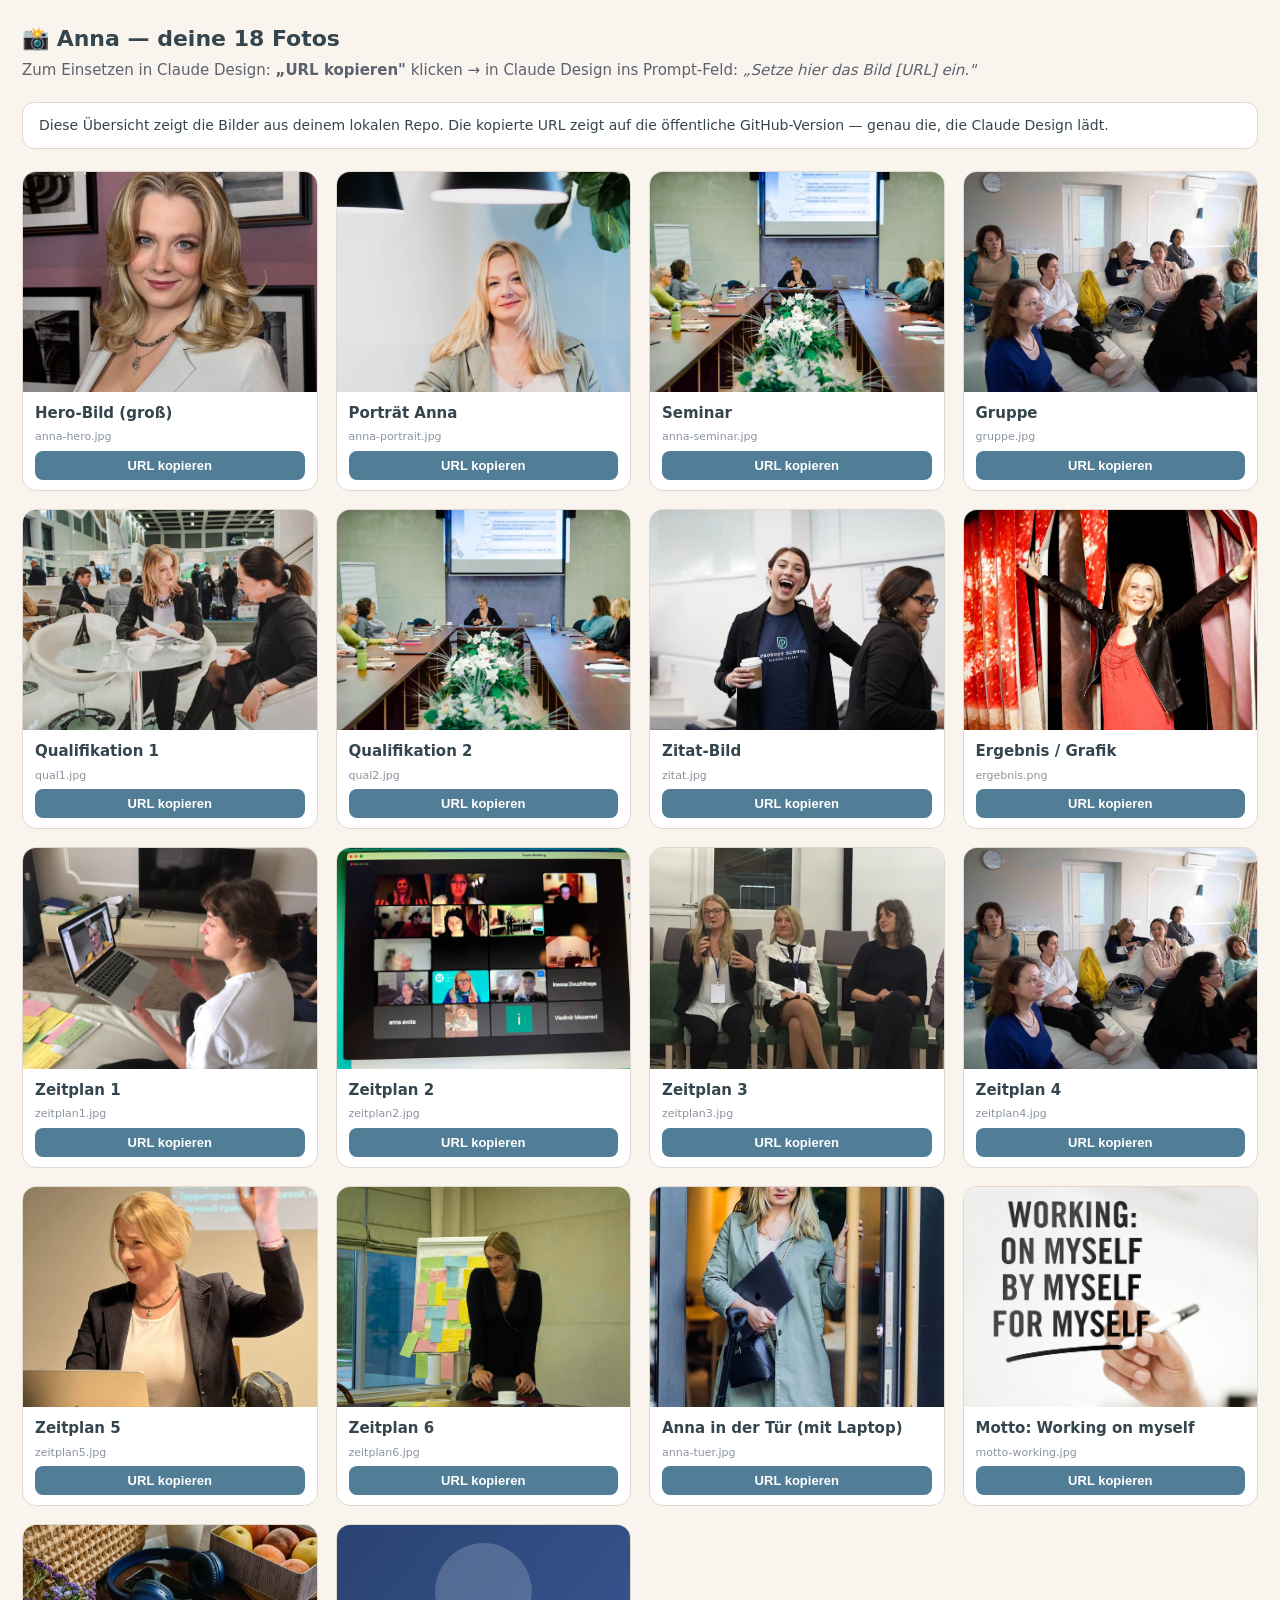
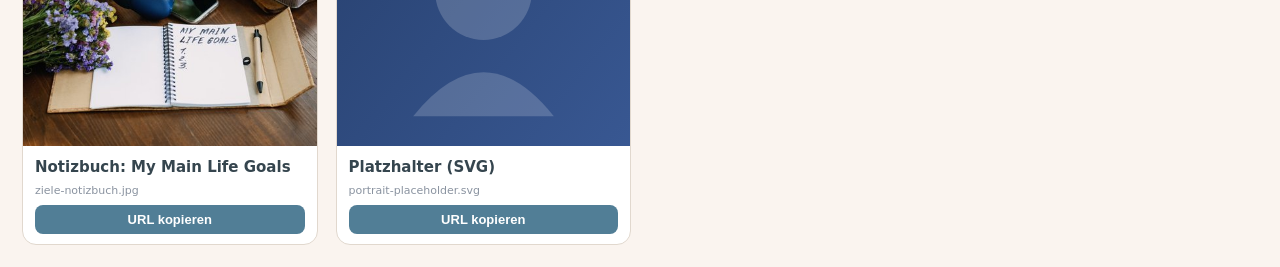
<file: _foto_uebersicht.html>
<!doctype html>
<html lang="de">
<head>
<meta charset="utf-8">
<meta name="viewport" content="width=device-width, initial-scale=1">
<title>Anna — Foto-Übersicht</title>
<style>
  *{box-sizing:border-box}
  body{margin:0;background:#faf4ef;color:#35454e;font:15px/1.5 system-ui,sans-serif;padding:22px}
  h1{margin:0 0 4px;font-size:22px}
  p.sub{margin:0 0 20px;color:#5b626e}
  .hint{background:#fff;border:1px solid #e1d8ce;border-radius:12px;padding:12px 16px;margin:0 0 22px;font-size:14px}
  .hint code{background:#f0e6dc;padding:1px 6px;border-radius:5px}
  .grid{display:grid;grid-template-columns:repeat(auto-fill,minmax(240px,1fr));gap:18px}
  .card{background:#fff;border:1px solid #e1d8ce;border-radius:14px;overflow:hidden;display:flex;flex-direction:column}
  .card img{width:100%;aspect-ratio:4/3;object-fit:cover;display:block;background:#eee}
  .card .body{padding:10px 12px;display:flex;flex-direction:column;gap:6px}
  .card .name{font-weight:700;font-size:15px}
  .card .url{font-size:11px;color:#8a93a0;word-break:break-all;line-height:1.35}
  .card button{background:#517e96;color:#fff;border:none;border-radius:8px;padding:7px 10px;font-size:13px;font-weight:600;cursor:pointer}
  .card button:hover{background:#3f6577}
  .card button.copied{background:#1b7f43}
</style>
</head>
<body>
<h1>📸 Anna — deine <span id="cnt"></span> Fotos</h1>
<p class="sub">Zum Einsetzen in Claude Design: <b>„URL kopieren"</b> klicken → in Claude Design ins Prompt-Feld: <i>„Setze hier das Bild [URL] ein."</i></p>
<div class="hint">Diese Übersicht zeigt die Bilder aus deinem lokalen Repo. Die kopierte URL zeigt auf die öffentliche GitHub-Version — genau die, die Claude Design lädt.</div>
<div class="grid" id="grid"></div>
<script>
  var BASE="https://raw.githubusercontent.com/jcbinetti/expatscoaching/main/assets/";
  var FILES=[
    ["anna-hero.jpg","Hero-Bild (groß)"],
    ["anna-portrait.jpg","Porträt Anna"],
    ["anna-seminar.jpg","Seminar"],
    ["gruppe.jpg","Gruppe"],
    ["qual1.jpg","Qualifikation 1"],
    ["qual2.jpg","Qualifikation 2"],
    ["zitat.jpg","Zitat-Bild"],
    ["ergebnis.png","Ergebnis / Grafik"],
    ["zeitplan1.jpg","Zeitplan 1"],
    ["zeitplan2.jpg","Zeitplan 2"],
    ["zeitplan3.jpg","Zeitplan 3"],
    ["zeitplan4.jpg","Zeitplan 4"],
    ["zeitplan5.jpg","Zeitplan 5"],
    ["zeitplan6.jpg","Zeitplan 6"],
    ["anna-tuer.jpg","Anna in der Tür (mit Laptop)"],
    ["motto-working.jpg","Motto: Working on myself"],
    ["ziele-notizbuch.jpg","Notizbuch: My Main Life Goals"],
    ["portrait-placeholder.svg","Platzhalter (SVG)"]
  ];
  var g=document.getElementById("grid");
  document.getElementById("cnt").textContent=FILES.length;
  FILES.forEach(function(f){
    var name=f[0], label=f[1], url=BASE+name;
    var card=document.createElement("div"); card.className="card";
    card.innerHTML='<img src="assets/'+name+'" loading="lazy" alt="'+name+'">'+
      '<div class="body"><div class="name">'+label+'</div>'+
      '<div class="url">'+name+'</div>'+
      '<button type="button">URL kopieren</button></div>';
    var btn=card.querySelector("button");
    btn.addEventListener("click",function(){
      navigator.clipboard.writeText(url).then(function(){
        btn.textContent="✓ kopiert"; btn.className="copied";
        setTimeout(function(){btn.textContent="URL kopieren"; btn.className="";},1500);
      });
    });
    g.appendChild(card);
  });
</script>
</body>
</html>
</file>
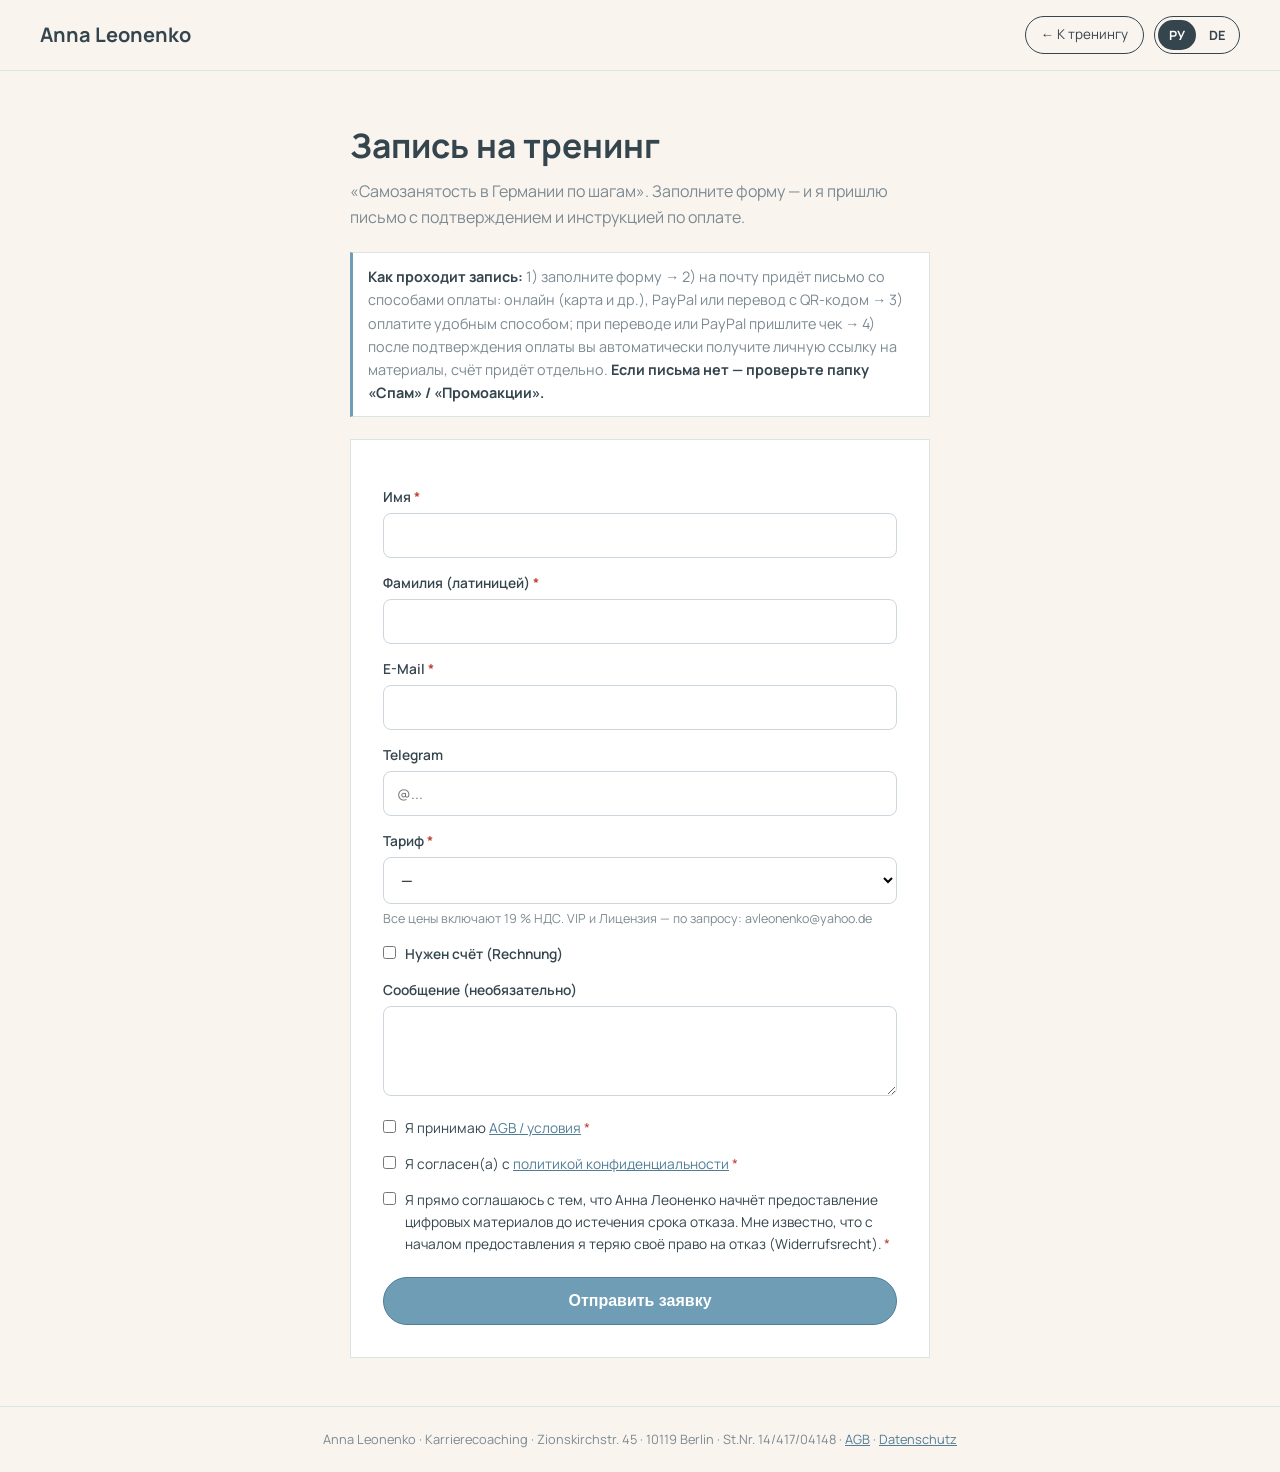
<file: anmeldung.html>
<!DOCTYPE html>
<html lang="ru">
<head>
<meta charset="UTF-8" />
<meta name="viewport" content="width=device-width, initial-scale=1.0" />
<meta name="robots" content="noindex" />
<title>Запись на тренинг · Anmeldung</title>
<link rel="stylesheet" href="assets/fonts/fonts.css">
<style>
  :root{
    --bg:#FAF4EF; --card:#FFFFFF; --ink:#35454E; --muted:#7C8A91;
    --accent:#6E9DB5; --accent-d:#517E96; --peach:#F0D3BC; --peach-soft:#F6E6D8; --blue:#AECEDD; --line:#DCE3E5;
    --serif:'Manrope',system-ui,sans-serif; --sans:'Manrope',-apple-system,BlinkMacSystemFont,"Segoe UI",Roboto,Arial,sans-serif;
  }
  *{box-sizing:border-box;margin:0;padding:0}
  body{font-family:var(--sans);color:var(--ink);background:var(--bg);line-height:1.6}
  .de{display:none} html[lang="de"] .ru{display:none} html[lang="de"] .de{display:revert}
  h1{font-family:var(--serif);font-weight:700;font-size:clamp(1.5rem,3.2vw,2.1rem);margin-bottom:6px}
  header{display:flex;justify-content:space-between;align-items:center;padding:16px clamp(18px,4vw,40px);border-bottom:1px solid var(--line)}
  .brand{font-family:var(--serif);font-weight:700;font-size:1.25rem;color:var(--ink);text-decoration:none}
  .nav-right{display:flex;gap:10px;align-items:center}
  .back{text-decoration:none;color:var(--ink);font-size:.84rem;border:1.5px solid var(--ink);border-radius:999px;padding:7px 15px}
  .lang{display:flex;gap:2px;border:1.5px solid var(--ink);border-radius:999px;padding:3px}
  .lang button{border:0;background:none;cursor:pointer;font:inherit;font-size:.8rem;font-weight:700;padding:5px 11px;border-radius:999px;color:var(--ink)}
  .lang button.active{background:var(--ink);color:#fff}
  .wrap{max-width:620px;margin:0 auto;padding:clamp(24px,5vw,48px) 20px}
  .lead{color:var(--muted);margin-bottom:22px}
  .card{background:var(--card);border:1px solid var(--line);padding:clamp(20px,4vw,32px)}
  label{display:block;font-weight:600;font-size:.86rem;margin:14px 0 5px}
  input,select,textarea{width:100%;border:1px solid #cdd6dd;border-radius:8px;padding:11px 13px;font:15px var(--sans);outline:none;background:#fff}
  input:focus,select:focus,textarea:focus{border-color:var(--accent)}
  textarea{min-height:90px;resize:vertical}
  .req{color:#c0392b}
  .check{display:flex;gap:9px;align-items:flex-start;margin-top:14px;font-size:.9rem}
  .check input{width:auto;margin-top:3px;flex:0 0 auto}
  .rg{display:none}
  .rg.show{display:block}
  .btn{margin-top:22px;width:100%;background:var(--accent);color:#fff;border:1.5px solid var(--accent-d);border-radius:999px;padding:14px;font-weight:600;font-size:1rem;cursor:pointer}
  .btn:hover{background:var(--accent-d)} .btn:disabled{opacity:.55}
  .msg{margin-top:16px;padding:14px 16px;border-radius:8px;font-size:.92rem;display:none}
  .msg.ok{display:block;background:#e7f1ee;color:#2f6b54;border:1px solid #bfe0d2}
  .msg.err{display:block;background:#fbeaea;color:#c0392b;border:1px solid #f1c6c6}
  .hint{font-size:.78rem;color:var(--muted);margin-top:5px}
  a{color:var(--accent-d)}
  footer{border-top:1px solid var(--line);padding:22px;text-align:center;color:var(--muted);font-size:.8rem}
</style>
</head>
<body>
<header>
  <a href="index.html" class="brand">Anna Leonenko</a>
  <div class="nav-right">
    <a href="training.html" class="back"><span class="ru">← К тренингу</span><span class="de">← Zum Training</span></a>
    <div class="lang"><button data-lang="ru" class="active">РУ</button><button data-lang="de">DE</button></div>
  </div>
</header>

<div class="wrap">
  <h1><span class="ru">Запись на тренинг</span><span class="de">Anmeldung zum Training</span></h1>
  <p class="lead"><span class="ru">«Самозанятость в Германии по шагам». Заполните форму — и я пришлю письмо с подтверждением и инструкцией по оплате.</span><span class="de">„Selbstständigkeit in Deutschland Schritt für Schritt". Fülle das Formular aus — du bekommst eine Bestätigung und die Zahlungsinfos per E-Mail.</span></p>

  <div style="background:#fff;border:1px solid var(--line);border-left:3px solid var(--accent);padding:12px 15px;margin-bottom:22px;font-size:.9rem;color:var(--muted)">
    <span class="ru"><b style="color:var(--ink)">Как проходит запись:</b> 1) заполните форму → 2) на почту придёт письмо со способами оплаты: онлайн (карта и др.), PayPal или перевод с QR-кодом → 3) оплатите удобным способом; при переводе или PayPal пришлите чек → 4) после подтверждения оплаты вы автоматически получите личную ссылку на материалы, счёт придёт отдельно. <b style="color:var(--ink)">Если письма нет — проверьте папку «Спам» / «Промоакции».</b></span>
    <span class="de"><b style="color:var(--ink)">So läuft die Anmeldung:</b> 1) Formular ausfüllen → 2) du bekommst eine E-Mail mit den Zahlwegen: online (Karte u. a.), PayPal oder Überweisung mit QR-Code → 3) bequem zahlen; bei Überweisung oder PayPal bitte den Beleg senden → 4) nach Zahlungsbestätigung bekommst du automatisch deinen persönlichen Materialien-Link, die Rechnung folgt separat. <b style="color:var(--ink)">Falls keine Mail kommt — bitte den Spam-/Werbung-Ordner prüfen.</b></span>
  </div>

  <div class="card" id="formCard">
    <label><span class="ru">Имя</span><span class="de">Vorname</span> <span class="req">*</span></label>
    <input id="vorname" type="text" autocomplete="given-name" />

    <label><span class="ru">Фамилия (латиницей)</span><span class="de">Nachname</span> <span class="req">*</span></label>
    <input id="nachname" type="text" autocomplete="family-name" />

    <label>E-Mail <span class="req">*</span></label>
    <input id="email" type="email" autocomplete="email" />

    <label>Telegram</label>
    <input id="telegram" type="text" placeholder="@..." />

    <label><span class="ru">Тариф</span><span class="de">Tarif</span> <span class="req">*</span></label>
    <select id="tarif">
      <option value="">—</option>
      <option value="Basis">База / Basis — 95 €</option>
      <option value="Standard">Стандарт / Standard — 495 €</option>
      <option value="Premium">Премиум / Premium — 850 €</option>
    </select>
    <div class="hint"><span class="ru">Все цены включают 19 % НДС. VIP и Лицензия — по запросу: avleonenko@yahoo.de</span><span class="de">Alle Preise inkl. 19 % MwSt. VIP und Lizenz — auf Anfrage: avleonenko@yahoo.de</span></div>

    <div class="check"><input id="rechnung" type="checkbox" /><label for="rechnung" style="margin:0;font-weight:600"><span class="ru">Нужен счёт (Rechnung)</span><span class="de">Ich brauche eine Rechnung</span></label></div>
    <div class="rg" id="rgBox">
      <label><span class="ru">Улица и дом</span><span class="de">Straße und Nr.</span></label>
      <input id="strasse" type="text" />
      <div style="display:flex;gap:10px">
        <div style="flex:0 0 35%"><label><span class="ru">Индекс</span><span class="de">PLZ</span></label><input id="plz" type="text" /></div>
        <div style="flex:1"><label><span class="ru">Город</span><span class="de">Ort</span></label><input id="ort" type="text" /></div>
      </div>
      <label><span class="ru">Налоговый номер (если нужен в счёте)</span><span class="de">Steuernummer (falls auf Rechnung gewünscht)</span></label>
      <input id="steuernummer" type="text" />
    </div>

    <label><span class="ru">Сообщение (необязательно)</span><span class="de">Nachricht (optional)</span></label>
    <textarea id="message"></textarea>

    <div class="check"><input id="agb" type="checkbox" /><label for="agb" style="margin:0;font-weight:400"><span class="ru">Я принимаю <a href="agb.pdf" target="_blank">AGB / условия</a></span><span class="de">Ich akzeptiere die <a href="agb.pdf" target="_blank">AGB</a></span> <span class="req">*</span></label></div>
    <div class="check"><input id="consent" type="checkbox" /><label for="consent" style="margin:0;font-weight:400"><span class="ru">Я согласен(а) с <a href="datenschutz.html" target="_blank">политикой конфиденциальности</a></span><span class="de">Ich stimme der <a href="datenschutz.html" target="_blank">Datenschutzerklärung</a> zu</span> <span class="req">*</span></label></div>
    <div class="check"><input id="widerruf" type="checkbox" /><label for="widerruf" style="margin:0;font-weight:400"><span class="ru">Я прямо соглашаюсь с тем, что Анна Леоненко начнёт предоставление цифровых материалов до истечения срока отказа. Мне известно, что с началом предоставления я теряю своё право на отказ (Widerrufsrecht).</span><span class="de">Ich stimme ausdrücklich zu, dass Anna Leonenko vor Ablauf der Widerrufsfrist mit der Bereitstellung der digitalen Inhalte beginnt. Mir ist bekannt, dass ich dadurch mit Beginn der Bereitstellung mein Widerrufsrecht verliere.</span> <span class="req">*</span></label></div>

    <button class="btn" id="send"><span class="ru">Отправить заявку</span><span class="de">Anmeldung senden</span></button>
    <div class="msg" id="msg"></div>
  </div>
</div>

<footer>
  Anna Leonenko · Karrierecoaching · Zionskirchstr. 45 · 10119 Berlin · St.Nr. 14/417/04148 · <a href="agb.pdf" target="_blank">AGB</a> · <a href="datenschutz.html">Datenschutz</a>
</footer>

<script>
  var L=(localStorage.getItem('alc_lang')==='de')?'de':'ru';
  function applyLang(){document.documentElement.lang=L;document.querySelectorAll('.lang button').forEach(function(b){b.classList.toggle('active',b.dataset.lang===L);});}
  document.querySelectorAll('.lang button').forEach(function(b){b.addEventListener('click',function(){L=b.dataset.lang;localStorage.setItem('alc_lang',L);applyLang();});});
  applyLang();

  // Tarif aus URL (?tarif=Standard)
  var qp=new URLSearchParams(location.search); var qt=qp.get('tarif');
  if(qt){var sel=document.getElementById('tarif');for(var i=0;i<sel.options.length;i++){if(sel.options[i].value===qt){sel.selectedIndex=i;break;}}}

  var rechnung=document.getElementById('rechnung'),rgBox=document.getElementById('rgBox');
  rechnung.addEventListener('change',function(){rgBox.classList.toggle('show',rechnung.checked);});

  function T(ru,de){return L==='de'?de:ru;}
  var msg=document.getElementById('msg'),send=document.getElementById('send');
  function show(k,t){msg.className='msg '+k;msg.textContent=t;}
  send.addEventListener('click',function(){
    var v=function(id){return document.getElementById(id).value.trim();};
    if(!v('vorname')||!v('nachname')){show('err',T('Укажите имя и фамилию.','Bitte Vor- und Nachname angeben.'));return;}
    var email=v('email'); if(!email||email.indexOf('@')<1){show('err',T('Укажите корректный e-mail.','Bitte gültige E-Mail angeben.'));return;}
    if(!v('tarif')){show('err',T('Выберите тариф.','Bitte Tarif wählen.'));return;}
    if(!document.getElementById('agb').checked){show('err',T('Подтвердите AGB.','Bitte AGB bestätigen.'));return;}
    if(!document.getElementById('consent').checked){show('err',T('Подтвердите политику конфиденциальности.','Bitte Datenschutz bestätigen.'));return;}
    if(!document.getElementById('widerruf').checked){show('err',T('Подтвердите, пожалуйста, согласие о начале предоставления материалов.','Bitte die Zustimmung zur Bereitstellung der digitalen Inhalte bestätigen.'));return;}
    var rech=document.getElementById('rechnung').checked;
    if(rech&&(!v('strasse')||!v('plz')||!v('ort'))){show('err',T('Для счёта укажите адрес, индекс и город.','Für die Rechnung bitte Adresse, PLZ und Ort angeben.'));return;}
    var payload={vorname:v('vorname'),nachname:v('nachname'),email:email,telegram:v('telegram'),tarif:v('tarif'),rechnung:rech,strasse:v('strasse'),plz:v('plz'),ort:v('ort'),steuernummer:v('steuernummer'),message:v('message'),agb:true,consent:true,widerruf:true};
    send.disabled=true; show('','');
    fetch('register.php',{method:'POST',headers:{'Content-Type':'application/json'},body:JSON.stringify(payload)})
      .then(function(r){return r.json().then(function(j){return{ok:r.ok,j:j};});})
      .then(function(res){
        if(res.ok&&res.j.ok){
          var payBtn=res.j.pay_url?('<p style="margin:16px 0 8px"><a href="'+res.j.pay_url+'" style="display:inline-block;background:#517E96;color:#fff;text-decoration:none;padding:15px 34px;border-radius:999px;font-weight:700;font-size:1.05rem">💳 '+T('Оплатить сейчас','Jetzt bezahlen')+'</a></p><p style="color:var(--muted);font-size:.88rem;margin:0 0 6px">'+T('Карта, Apple/Google Pay и др. Или выберите другой способ в письме (PayPal, перевод с QR-кодом).','Karte, Apple/Google Pay u. a. Oder einen anderen Weg aus der E-Mail wählen (PayPal, Überweisung mit QR-Code).')+'</p>'):'';
          document.getElementById('formCard').innerHTML='<h2 style="font-family:var(--serif)">'+T('Спасибо! Заявка отправлена ✅','Danke! Anmeldung gesendet ✅')+'</h2>'+payBtn
            +'<p style="margin-top:10px">'+T('Мы отправили вам письмо со всеми способами оплаты (если его нет, проверьте «Спам»). После оплаты вы автоматически получите личный доступ к материалам и счёт.','Wir haben dir die E-Mail mit allen Zahlwegen geschickt (sonst bitte im Spam nachsehen). Nach der Zahlung bekommst du automatisch deinen persönlichen Zugang und die Rechnung.')+'</p>'
            +'<p style="margin-top:14px;color:var(--muted);font-size:.9rem">'+T('Номер заявки: ','Anmelde-Nr.: ')+(res.j.id||'')+'</p>';
          window.scrollTo(0,0);
        } else { show('err',(res.j&&res.j.error)?res.j.error:T('Ошибка. Попробуйте ещё раз.','Fehler. Bitte erneut versuchen.')); send.disabled=false; }
      }).catch(function(){show('err',T('Ошибка сети. Попробуйте ещё раз.','Netzwerkfehler. Bitte erneut versuchen.'));send.disabled=false;});
  });
</script>
</body>
</html>
</file>
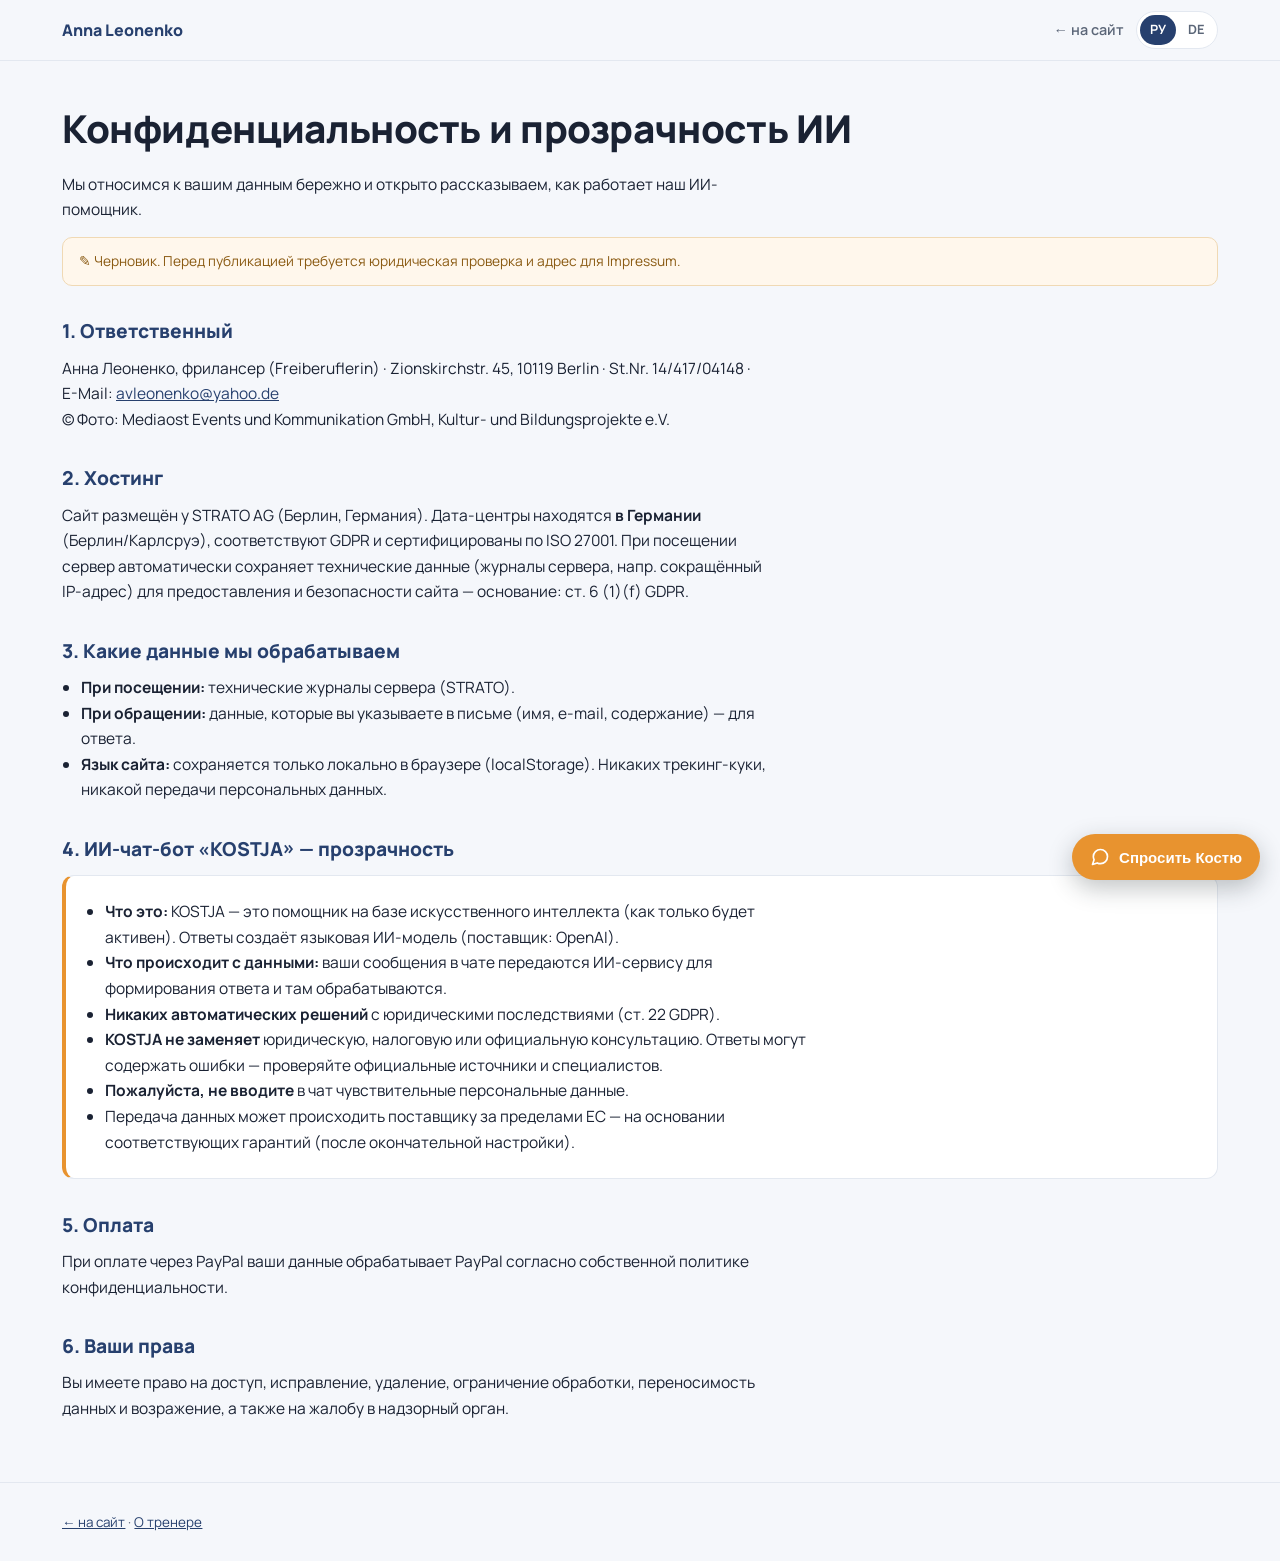
<file: datenschutz.html>
<!DOCTYPE html>
<html lang="ru">
<head>
<meta charset="UTF-8" />
<meta name="viewport" content="width=device-width, initial-scale=1.0" />
<title>Datenschutz & KI-Transparenz — Anna Leonenko</title>
<meta name="robots" content="noindex" />
<link rel="stylesheet" href="assets/fonts/fonts.css">
<style>
  :root{--bg:#f5f7fb;--surface:#fff;--ink:#1a2233;--muted:#5b6678;--primary:#27406e;--accent:#e8932f;--line:#e3e8f0;--maxw:1200px;
    --font:'Manrope',-apple-system,BlinkMacSystemFont,"Segoe UI",Roboto,"Helvetica Neue",Arial,sans-serif;}
  *{box-sizing:border-box;margin:0;padding:0}
  body{font-family:var(--font);color:var(--ink);background:var(--bg);line-height:1.65}
  .wrap{max-width:var(--maxw);margin:0 auto;padding:0 22px}
  h1{font-size:clamp(1.7rem,4vw,2.4rem);font-weight:800;letter-spacing:-.01em;margin-bottom:.3em}
  h2{font-size:1.2rem;font-weight:800;color:var(--primary);margin:1.6em 0 .4em}
  p,li{color:var(--ink);font-size:.97rem;max-width:78ch}
  h2{max-width:78ch}
  ul{margin:.3em 0 .3em 1.2em}
  a{color:var(--primary)}
  .de{display:none}
  html[lang="de"] .ru{display:none}
  html[lang="de"] .de{display:revert}
  header{position:sticky;top:0;background:rgba(245,247,251,.92);backdrop-filter:blur(10px);border-bottom:1px solid var(--line)}
  nav{display:flex;align-items:center;justify-content:space-between;height:60px}
  .brand{font-weight:800;color:var(--primary);text-decoration:none}
  .nav-right{display:flex;gap:12px;align-items:center}
  .back{color:var(--muted);text-decoration:none;font-size:.9rem;font-weight:600}
  .lang{display:flex;gap:2px;border:1px solid var(--line);border-radius:999px;padding:3px;background:var(--surface)}
  .lang button{border:0;background:none;cursor:pointer;font:inherit;font-size:.8rem;font-weight:700;padding:4px 10px;border-radius:999px;color:var(--muted)}
  .lang button.active{background:var(--primary);color:#fff}
  main{padding:36px 0 60px}
  .draft{background:#fff7ec;border:1px solid #f0d9b4;color:#8a5a12;font-size:.86rem;padding:12px 16px;border-radius:10px;margin:14px 0 8px}
  .ki{background:var(--surface);border:1px solid var(--line);border-left:4px solid var(--accent);border-radius:12px;padding:18px 20px;margin-top:10px}
  footer{padding:28px 0;border-top:1px solid var(--line);color:var(--muted);font-size:.84rem}
</style>
</head>
<body>
<header>
  <div class="wrap">
    <nav>
      <a href="index.html" class="brand">Anna Leonenko</a>
      <div class="nav-right">
        <a href="index.html" class="back"><span class="ru">← на сайт</span><span class="de">← zur Website</span></a>
        <div class="lang" role="group" aria-label="Язык / Sprache">
          <button data-lang="ru" class="active">РУ</button>
          <button data-lang="de">DE</button>
        </div>
      </div>
    </nav>
  </div>
</header>

<main>
  <div class="wrap">
    <h1><span class="ru">Конфиденциальность и прозрачность ИИ</span><span class="de">Datenschutz & KI-Transparenz</span></h1>
    <p class="lead"><span class="ru">Мы относимся к вашим данным бережно и открыто рассказываем, как работает наш ИИ-помощник.</span><span class="de">Wir gehen sorgsam mit Ihren Daten um und legen transparent offen, wie unser KI-Assistent arbeitet.</span></p>

    <div class="draft"><span class="ru">✎ Черновик. Перед публикацией требуется юридическая проверка и адрес для Impressum.</span><span class="de">✎ Entwurf. Vor Veröffentlichung sind eine juristische Prüfung und die Anschrift fürs Impressum nötig.</span></div>

    <h2><span class="ru">1. Ответственный</span><span class="de">1. Verantwortlicher</span></h2>
    <p><span class="ru">Анна Леоненко, фрилансер (Freiberuflerin) · Zionskirchstr. 45, 10119 Berlin · St.Nr. 14/417/04148 · E-Mail: <a href="mailto:avleonenko@yahoo.de">avleonenko@yahoo.de</a><br>© Фото: Mediaost Events und Kommunikation GmbH, Kultur- und Bildungsprojekte e.V.</span><span class="de">Anna Leonenko, Freiberuflerin · Zionskirchstr. 45, 10119 Berlin · St.-Nr. 14/417/04148 · E-Mail: <a href="mailto:avleonenko@yahoo.de">avleonenko@yahoo.de</a><br>© Fotos: Mediaost Events und Kommunikation GmbH, Kultur- und Bildungsprojekte e.V.</span></p>

    <h2><span class="ru">2. Хостинг</span><span class="de">2. Hosting</span></h2>
    <p><span class="ru">Сайт размещён у STRATO AG (Берлин, Германия). Дата-центры находятся <strong>в Германии</strong> (Берлин/Карлсруэ), соответствуют GDPR и сертифицированы по ISO 27001. При посещении сервер автоматически сохраняет технические данные (журналы сервера, напр. сокращённый IP-адрес) для предоставления и безопасности сайта — основание: ст. 6 (1)(f) GDPR.</span><span class="de">Die Website wird bei der STRATO AG (Berlin, Deutschland) gehostet. Die Rechenzentren stehen <strong>in Deutschland</strong> (Berlin/Karlsruhe), sind DSGVO-konform und ISO-27001-zertifiziert. Beim Besuch speichert der Server automatisch technische Daten (Server-Logfiles, z.B. gekürzte IP-Adresse) zur Bereitstellung und Sicherheit — Rechtsgrundlage: Art. 6 (1)(f) DSGVO.</span></p>

    <h2><span class="ru">3. Какие данные мы обрабатываем</span><span class="de">3. Welche Daten wir verarbeiten</span></h2>
    <ul>
      <li><span class="ru"><strong>При посещении:</strong> технические журналы сервера (STRATO).</span><span class="de"><strong>Beim Besuch:</strong> technische Server-Logfiles (STRATO).</span></li>
      <li><span class="ru"><strong>При обращении:</strong> данные, которые вы указываете в письме (имя, e-mail, содержание) — для ответа.</span><span class="de"><strong>Bei Kontakt:</strong> die Angaben, die Sie in Ihrer E-Mail machen (Name, E-Mail, Inhalt) — zur Bearbeitung.</span></li>
      <li><span class="ru"><strong>Язык сайта:</strong> сохраняется только локально в браузере (localStorage). Никаких трекинг-куки, никакой передачи персональных данных.</span><span class="de"><strong>Spracheinstellung:</strong> wird nur lokal im Browser gespeichert (localStorage). Keine Tracking-Cookies, keine Übertragung personenbezogener Daten.</span></li>
    </ul>

    <h2><span class="ru">4. ИИ-чат-бот «KOSTJA» — прозрачность</span><span class="de">4. KI-Chatbot „KOSTJA" — Transparenz</span></h2>
    <div class="ki">
      <ul>
        <li><span class="ru"><strong>Что это:</strong> KOSTJA — это помощник на базе искусственного интеллекта (как только будет активен). Ответы создаёт языковая ИИ-модель (поставщик: OpenAI).</span><span class="de"><strong>Was es ist:</strong> KOSTJA ist ein KI-gestützter Assistent (sobald aktiv). Die Antworten erzeugt ein KI-Sprachmodell (Anbieter: OpenAI).</span></li>
        <li><span class="ru"><strong>Что происходит с данными:</strong> ваши сообщения в чате передаются ИИ-сервису для формирования ответа и там обрабатываются.</span><span class="de"><strong>Was mit den Daten geschieht:</strong> Ihre Chat-Nachrichten werden zur Antwortgenerierung an den KI-Dienst übermittelt und dort verarbeitet.</span></li>
        <li><span class="ru"><strong>Никаких автоматических решений</strong> с юридическими последствиями (ст. 22 GDPR).</span><span class="de"><strong>Keine automatisierten Entscheidungen</strong> mit rechtlicher Wirkung (Art. 22 DSGVO).</span></li>
        <li><span class="ru"><strong>KOSTJA не заменяет</strong> юридическую, налоговую или официальную консультацию. Ответы могут содержать ошибки — проверяйте официальные источники и специалистов.</span><span class="de"><strong>KOSTJA ersetzt keine</strong> Rechts-, Steuer- oder Behördenberatung. Antworten können Fehler enthalten — bitte offizielle Quellen und Fachleute prüfen.</span></li>
        <li><span class="ru"><strong>Пожалуйста, не вводите</strong> в чат чувствительные персональные данные.</span><span class="de"><strong>Bitte geben Sie keine</strong> sensiblen personenbezogenen Daten in den Chat ein.</span></li>
        <li><span class="ru">Передача данных может происходить поставщику за пределами ЕС — на основании соответствующих гарантий (после окончательной настройки).</span><span class="de">Eine Datenübermittlung kann an einen Anbieter außerhalb der EU erfolgen — auf Grundlage geeigneter Garantien (nach finaler Konfiguration).</span></li>
      </ul>
    </div>

    <h2><span class="ru">5. Оплата</span><span class="de">5. Zahlung</span></h2>
    <p><span class="ru">При оплате через PayPal ваши данные обрабатывает PayPal согласно собственной политике конфиденциальности.</span><span class="de">Bei Zahlung über PayPal verarbeitet PayPal Ihre Daten gemäß eigener Datenschutzerklärung.</span></p>

    <h2><span class="ru">6. Ваши права</span><span class="de">6. Ihre Rechte</span></h2>
    <p><span class="ru">Вы имеете право на доступ, исправление, удаление, ограничение обработки, переносимость данных и возражение, а также на жалобу в надзорный орган.</span><span class="de">Sie haben das Recht auf Auskunft, Berichtigung, Löschung, Einschränkung, Datenübertragbarkeit und Widerspruch sowie ein Beschwerderecht bei einer Aufsichtsbehörde.</span></p>
  </div>
</main>

<footer>
  <div class="wrap">
    <a href="index.html"><span class="ru">← на сайт</span><span class="de">← zur Website</span></a> · <a href="index.html"><span class="ru">О тренере</span><span class="de">Über Anna</span></a>
  </div>
</footer>

<script>
  var langBtns=document.querySelectorAll('.lang button');
  function setLang(l){document.documentElement.lang=l;langBtns.forEach(function(b){b.classList.toggle('active',b.dataset.lang===l);});try{localStorage.setItem('alc_lang',l);}catch(e){}}
  langBtns.forEach(function(b){b.addEventListener('click',function(){setLang(b.dataset.lang);});});
  try{var s=localStorage.getItem('alc_lang');if(s){setLang(s);}}catch(e){}
</script>
<script defer src="kostja.js"></script>
</body>
</html>
</file>
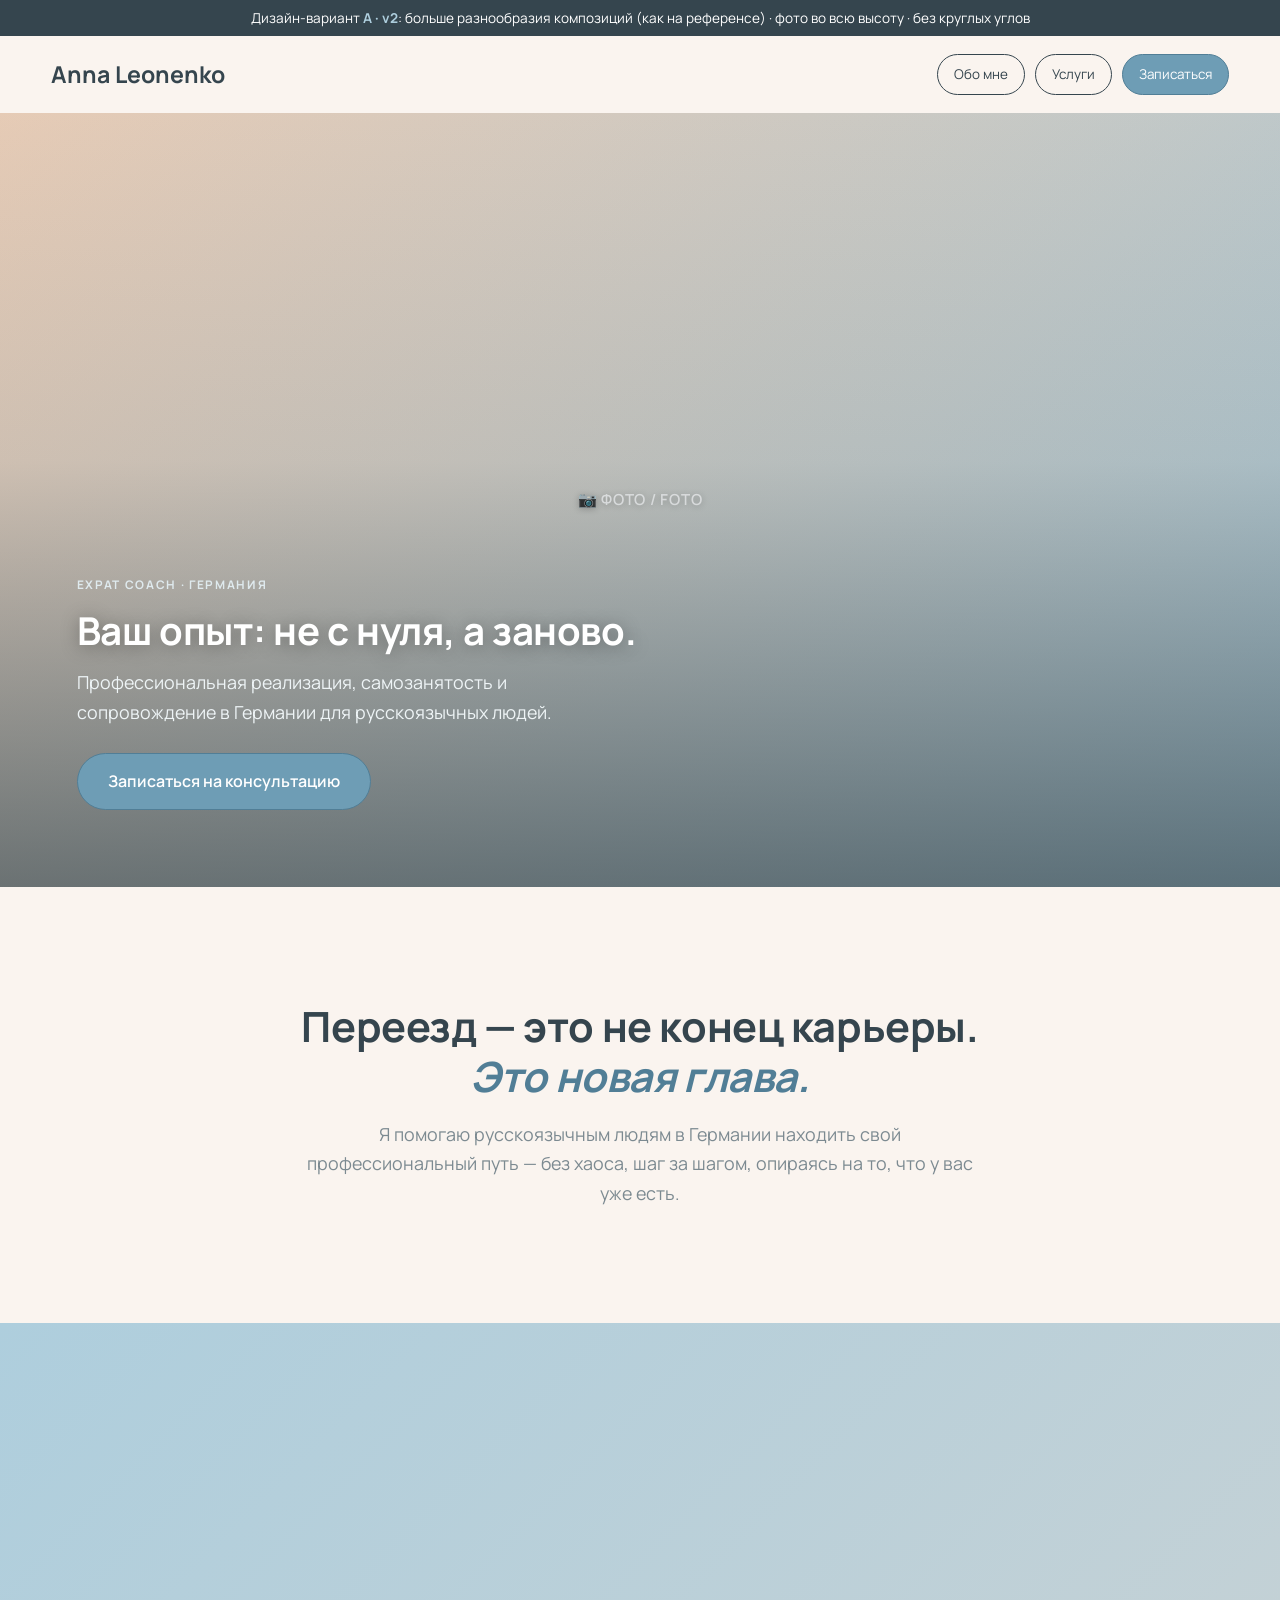
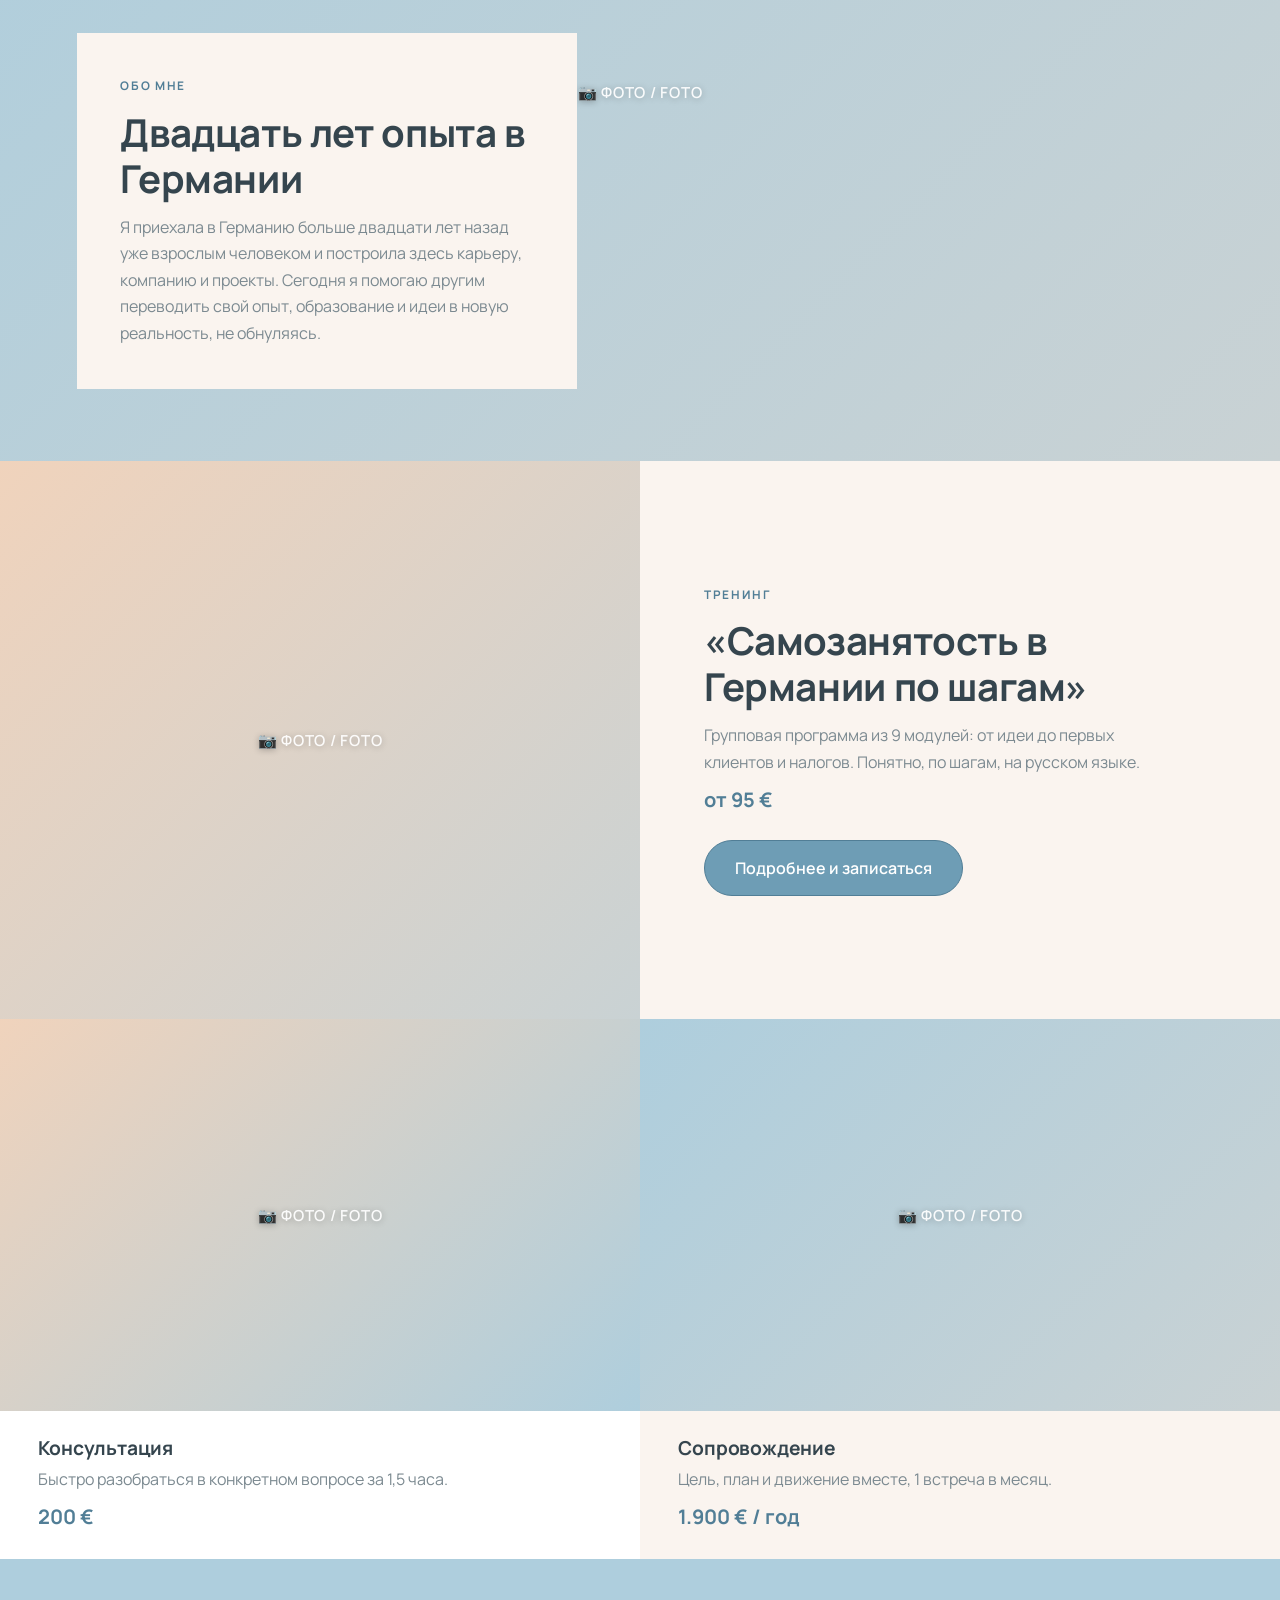
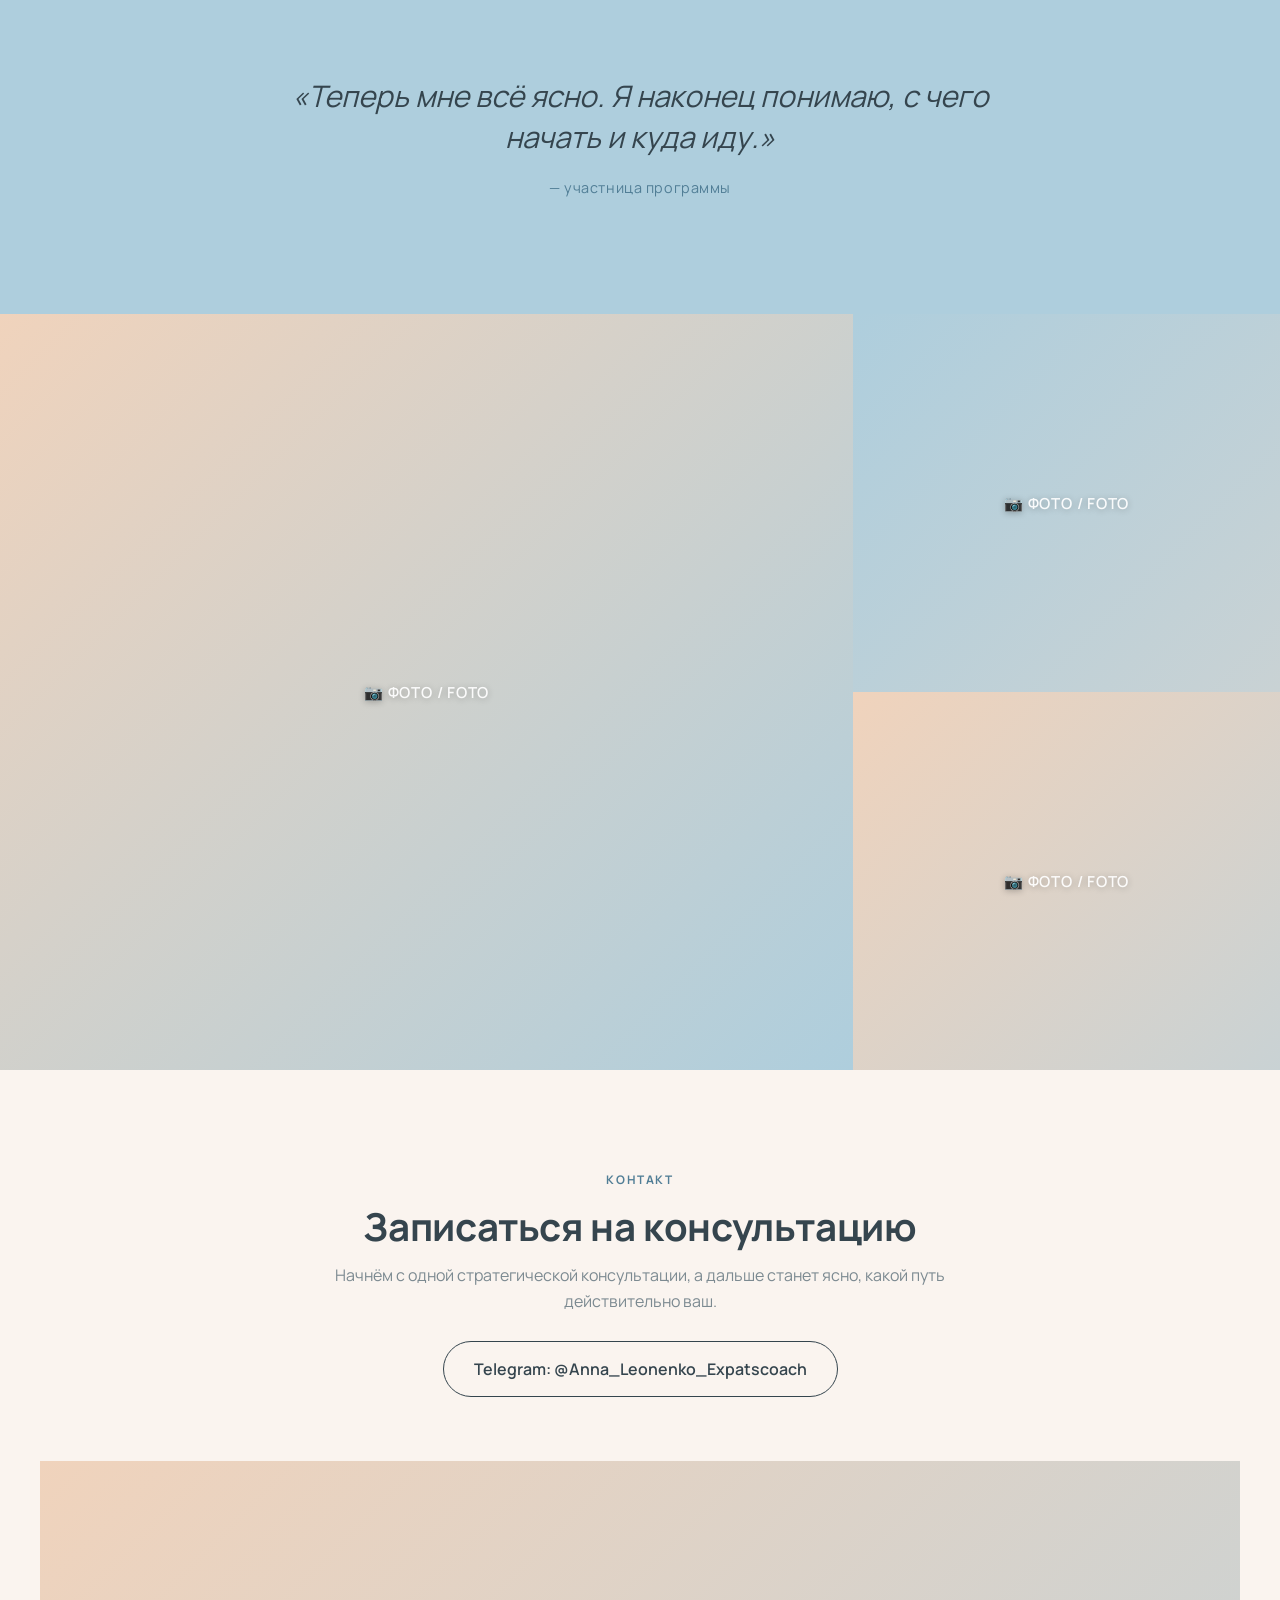
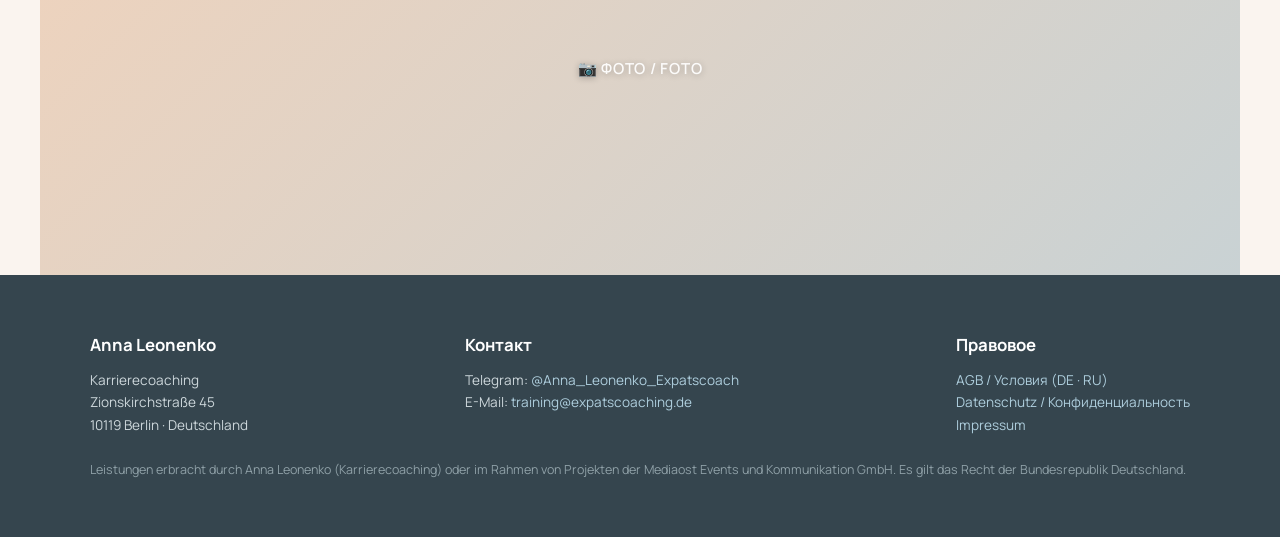
<file: design-a.html>
<!DOCTYPE html>
<html lang="ru">
<head>
<meta charset="UTF-8" />
<meta name="viewport" content="width=device-width, initial-scale=1.0" />
<meta name="robots" content="noindex" />
<title>Design A: Anna Leonenko (Vorschau)</title>
<link rel="stylesheet" href="assets/fonts/fonts.css">
<style>
  :root{
    --bg:#FAF4EF; --card:#FFFFFF; --ink:#35454E; --muted:#7C8A91;
    --accent:#6E9DB5; --accent-d:#517E96; --peach:#F0D3BC; --blue:#AECEDD; --powder:#C9D2D4; --line:#DCE3E5;
    --serif:'Manrope',system-ui,sans-serif;
    --sans:'Manrope',-apple-system,BlinkMacSystemFont,"Segoe UI",Roboto,Arial,sans-serif;
  }
  *{box-sizing:border-box;margin:0;padding:0}
  body{font-family:var(--sans);color:var(--ink);background:var(--bg);line-height:1.65}
  h1,h2,h3{font-family:var(--serif);font-weight:700;line-height:1.2;letter-spacing:-.01em}
  h1,h2{font-size:clamp(1.7rem,3.2vw,2.4rem)}
  p{max-width:48ch}
  .lead{color:var(--muted)}
  .kicker{font-family:var(--sans);font-weight:700;font-size:.74rem;letter-spacing:.14em;text-transform:uppercase;color:var(--accent-d);margin-bottom:14px;display:block}
  .accent{font-style:italic;color:var(--accent-d)}
  .demobar{background:var(--ink);color:#fff;text-align:center;font-size:.85rem;padding:7px;font-family:var(--sans)}
  .demobar b{color:var(--blue)}
  /* nav: round buttons WITH outline frame */
  header{display:flex;justify-content:space-between;align-items:center;padding:18px clamp(20px,4vw,56px)}
  .brand{font-family:var(--serif);font-size:1.45rem;font-weight:700;color:var(--ink)}
  .navlinks{display:flex;gap:10px;align-items:center}
  .navlinks a{text-decoration:none;color:var(--ink);font-size:.84rem;border:1.5px solid var(--ink);border-radius:999px;padding:8px 16px;transition:.2s}
  .navlinks a:hover{background:var(--ink);color:#fff}
  .navlinks a.cta-link{border-color:var(--accent-d);background:var(--accent);color:#fff}
  .navlinks a.cta-link:hover{background:var(--accent-d)}
  .btn{display:inline-block;background:var(--accent);color:#fff;text-decoration:none;padding:14px 30px;border:1.5px solid var(--accent-d);border-radius:999px;font-weight:600;transition:.2s}
  .btn:hover{background:var(--accent-d)}
  .btn-o{background:transparent;color:var(--ink);border-color:var(--ink)}
  .btn-o:hover{background:var(--ink);color:#fff}
  /* photo placeholder: sharp, edge to edge */
  .ph{position:relative;background:linear-gradient(135deg,var(--peach),var(--blue));display:flex;align-items:center;justify-content:center;color:#fff;font-weight:600;font-size:.95rem;letter-spacing:.05em;min-height:260px;height:100%;overflow:hidden}
  .ph::after{content:"📷 ФОТО / FOTO";opacity:.92;text-shadow:0 1px 6px rgba(0,0,0,.25)}
  .ph.alt{background:linear-gradient(135deg,var(--blue),var(--powder))}
  .ph.warm{background:linear-gradient(135deg,var(--peach),var(--powder))}

  /* 1 — HERO: full-bleed photo + text overlay (bottom-left) */
  .hero{position:relative;min-height:86vh;display:flex;align-items:flex-end;color:#fff;overflow:hidden}
  .hero .ph{position:absolute;inset:0}
  .hero::after{content:"";position:absolute;inset:0;background:linear-gradient(to top,rgba(40,55,62,.62),rgba(40,55,62,.12) 55%,rgba(40,55,62,.05));z-index:1}
  .hero .inner{position:relative;z-index:2;padding:clamp(30px,6vw,86px);max-width:760px}
  .hero .kicker{color:#dfeaee}
  .hero h1{color:#fff;text-shadow:0 2px 18px rgba(0,0,0,.35)}
  .hero p{color:#eef4f6;font-size:1.12rem;margin:14px 0 26px;max-width:44ch}

  /* 2 — INTRO: text only, centered, breathing room */
  .intro{text-align:center;padding:clamp(56px,9vw,120px) clamp(22px,5vw,40px)}
  .intro .col{max-width:680px;margin:0 auto}
  .intro h2{font-size:clamp(1.7rem,3.4vw,2.6rem);margin-bottom:18px}
  .intro p{max-width:none;font-size:1.12rem}

  /* 3 — ABOUT: offset box standing over a full-bleed photo */
  .about{position:relative;min-height:82vh;display:flex;align-items:flex-end;overflow:hidden;background:var(--card)}
  .about .ph{position:absolute;inset:0}
  .about .box{position:relative;z-index:2;background:var(--bg);max-width:500px;margin:0 0 clamp(30px,6vw,72px) clamp(20px,6vw,90px);padding:clamp(28px,3.4vw,46px)}

  /* 4 — FEATURE: image left, text right */
  .feature{display:grid;grid-template-columns:1fr 1fr;min-height:62vh}
  .feature .txt{display:flex;flex-direction:column;justify-content:center;padding:clamp(34px,5vw,82px)}
  .feature .ph{min-height:340px}
  .price{font-family:var(--serif);font-weight:700;color:var(--accent-d);font-size:1.25rem;margin-top:8px}
  .feature .btn{align-self:flex-start;margin-top:24px}

  /* 5 — CARDS: two equal columns, full-height photos */
  .cards{display:grid;grid-template-columns:1fr 1fr;min-height:60vh}
  .card{display:flex;flex-direction:column}
  .card .ph{flex:1;min-height:240px}
  .card .cap{padding:26px clamp(18px,3vw,40px);background:var(--card)}
  .card:nth-child(2) .cap{background:var(--bg)}
  .card h3{font-size:1.2rem;margin-bottom:6px}

  /* 6 — QUOTE: flat color band, centered italic */
  .quote{background:var(--blue);text-align:center;padding:clamp(54px,9vw,120px) clamp(22px,6vw,40px)}
  .quote p{max-width:760px;margin:0 auto;font-family:var(--serif);font-style:italic;font-size:clamp(1.25rem,2.6vw,1.85rem);color:var(--ink);line-height:1.4}
  .quote .who{font-style:normal;font-family:var(--sans);font-size:.9rem;color:var(--accent-d);margin-top:18px;letter-spacing:.04em}

  /* 7 — GALLERY: staggered — one large + two stacked */
  .gallery{display:grid;grid-template-columns:2fr 1fr;grid-template-rows:1fr 1fr;min-height:84vh}
  .gallery .big{grid-row:1 / span 2}
  .gallery .ph{min-height:200px}

  /* 8 — CTA: centered text then full-bleed image */
  .cta{text-align:center;padding:clamp(48px,8vw,100px) clamp(22px,5vw,40px) 0}
  .cta .col{max-width:660px;margin:0 auto}
  .cta p{max-width:none;margin:12px auto 26px;color:var(--muted)}
  .cta .img{min-height:46vh;margin-top:clamp(36px,6vw,64px)}

  /* footer */
  footer{background:var(--ink);color:#cdd7db;font-size:.85rem;padding:clamp(34px,5vw,56px) clamp(20px,4vw,56px)}
  footer .fwrap{display:flex;flex-wrap:wrap;gap:32px;justify-content:space-between;max-width:1100px;margin:0 auto}
  footer h4{color:#fff;font-family:var(--serif);font-size:1.05rem;margin-bottom:10px}
  footer a{color:var(--blue);text-decoration:none}
  footer a:hover{text-decoration:underline}
  footer .fine{margin:24px auto 0;font-size:.78rem;color:#8fa0a7;max-width:1100px}

  @media(max-width:820px){
    .feature,.cards{grid-template-columns:1fr}
    .gallery{grid-template-columns:1fr 1fr;grid-template-rows:auto}
    .gallery .big{grid-row:auto;grid-column:1 / span 2}
    .about{display:block;min-height:0}
    .about .ph{position:relative;height:54vh}
    .about .box{margin:-48px 16px 0;max-width:none}
    .navlinks a:not(.cta-link){display:none}
  }
</style>
</head>
<body>
<div class="demobar">Дизайн-вариант <b>A · v2</b>: больше разнообразия композиций (как на референсе) · фото во всю высоту · без круглых углов</div>

<header>
  <div class="brand">Anna Leonenko</div>
  <nav class="navlinks">
    <a href="#about">Обо мне</a>
    <a href="#services">Услуги</a>
    <a href="#k" class="cta-link">Записаться</a>
  </nav>
</header>

<!-- 1 · HERO: full-bleed photo + overlay -->
<section class="hero">
  <div class="ph"></div>
  <div class="inner">
    <span class="kicker">Expat Coach · Германия</span>
    <h1>Ваш опыт: не с нуля, а заново.</h1>
    <p>Профессиональная реализация, самозанятость и сопровождение в Германии для русскоязычных людей.</p>
    <a href="#k" class="btn">Записаться на консультацию</a>
  </div>
</section>

<!-- 2 · INTRO: text only -->
<section class="intro">
  <div class="col">
    <h2>Переезд — это не конец карьеры. <span class="accent">Это новая глава.</span></h2>
    <p class="lead">Я помогаю русскоязычным людям в Германии находить свой профессиональный путь — без хаоса, шаг за шагом, опираясь на то, что у вас уже есть.</p>
  </div>
</section>

<!-- 3 · ABOUT: offset box over full-bleed photo -->
<section id="about" class="about">
  <div class="ph alt"></div>
  <div class="box">
    <span class="kicker">Обо мне</span>
    <h2>Двадцать лет опыта в Германии</h2>
    <p class="lead" style="margin-top:12px">Я приехала в Германию больше двадцати лет назад уже взрослым человеком и построила здесь карьеру, компанию и проекты. Сегодня я помогаю другим переводить свой опыт, образование и идеи в новую реальность, не обнуляясь.</p>
  </div>
</section>

<!-- 4 · FEATURE: training, image left + text right -->
<section id="services" class="feature">
  <div class="ph warm"></div>
  <div class="txt">
    <span class="kicker">Тренинг</span>
    <h2>«Самозанятость в Германии по шагам»</h2>
    <p class="lead" style="margin-top:12px">Групповая программа из 9 модулей: от идеи до первых клиентов и налогов. Понятно, по шагам, на русском языке.</p>
    <div class="price">от 95 €</div>
    <a href="#k" class="btn">Подробнее и записаться</a>
  </div>
</section>

<!-- 5 · CARDS: two services -->
<section class="cards">
  <div class="card"><div class="ph"></div><div class="cap"><h3>Консультация</h3><p class="lead">Быстро разобраться в конкретном вопросе за 1,5 часа.</p><div class="price">200 €</div></div></div>
  <div class="card"><div class="ph alt"></div><div class="cap"><h3>Сопровождение</h3><p class="lead">Цель, план и движение вместе, 1 встреча в месяц.</p><div class="price">1.900 € / год</div></div></div>
</section>

<!-- 6 · QUOTE band -->
<section class="quote">
  <p>«Теперь мне всё ясно. Я наконец понимаю, с чего начать и куда иду.»</p>
  <div class="who">— участница программы</div>
</section>

<!-- 7 · GALLERY: staggered -->
<section class="gallery">
  <div class="ph big"></div>
  <div class="ph alt"></div>
  <div class="ph warm"></div>
</section>

<!-- 8 · CTA: centered text + full-bleed image -->
<section id="k" class="cta">
  <div class="col">
    <span class="kicker">Контакт</span>
    <h2>Записаться на консультацию</h2>
    <p>Начнём с одной стратегической консультации, а дальше станет ясно, какой путь действительно ваш.</p>
    <a href="#" class="btn btn-o">Telegram: @Anna_Leonenko_Expatscoach</a>
  </div>
  <div class="ph warm img"></div>
</section>

<!-- FOOTER -->
<footer>
  <div class="fwrap">
    <div>
      <h4>Anna Leonenko</h4>
      Karrierecoaching<br>Zionskirchstraße 45<br>10119 Berlin · Deutschland
    </div>
    <div>
      <h4>Контакт</h4>
      Telegram: <a href="#">@Anna_Leonenko_Expatscoach</a><br>E-Mail: <a href="#">training@expatscoaching.de</a>
    </div>
    <div>
      <h4>Правовое</h4>
      <a href="agb.pdf" target="_blank">AGB / Условия (DE · RU)</a><br>
      <a href="datenschutz.html">Datenschutz / Конфиденциальность</a><br>
      <a href="agb.pdf" target="_blank">Impressum</a>
    </div>
  </div>
  <div class="fine">Leistungen erbracht durch Anna Leonenko (Karrierecoaching) oder im Rahmen von Projekten der Mediaost Events und Kommunikation GmbH. Es gilt das Recht der Bundesrepublik Deutschland.</div>
</footer>
</body>
</html>
</file>
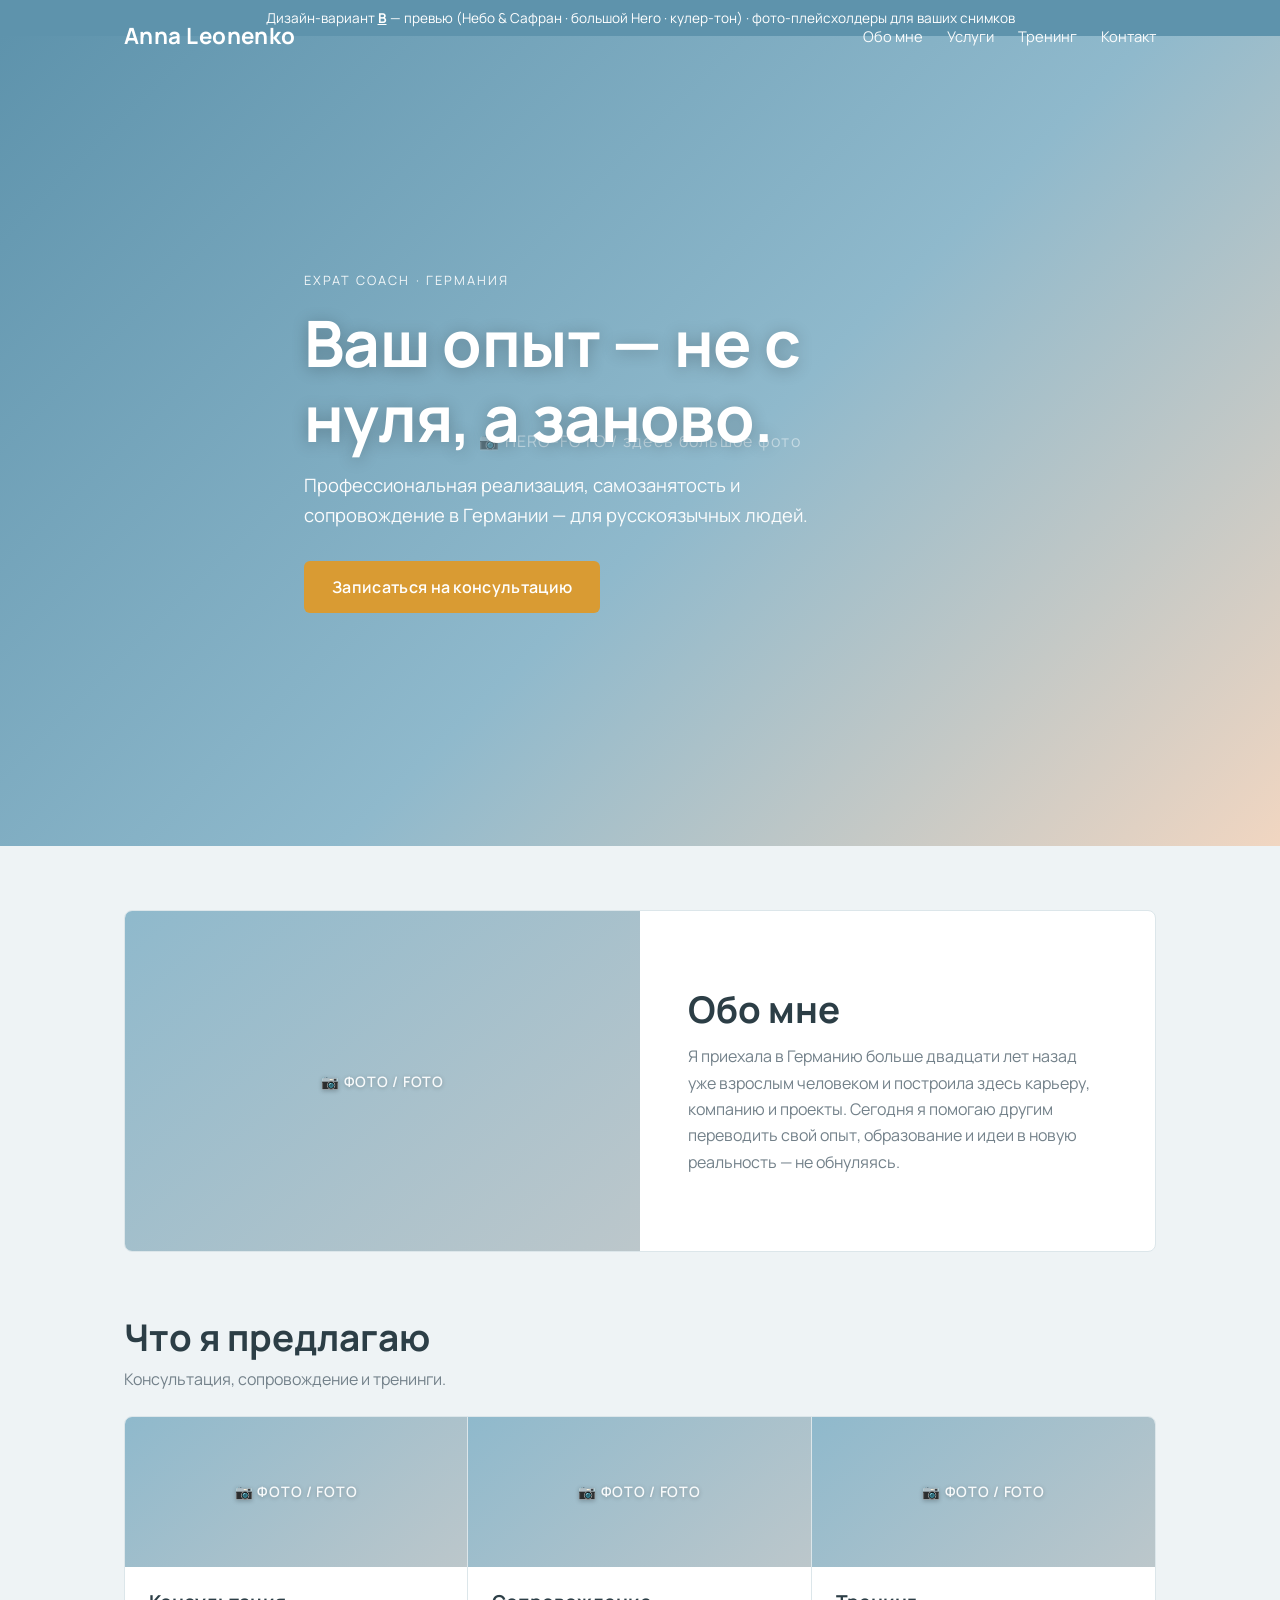
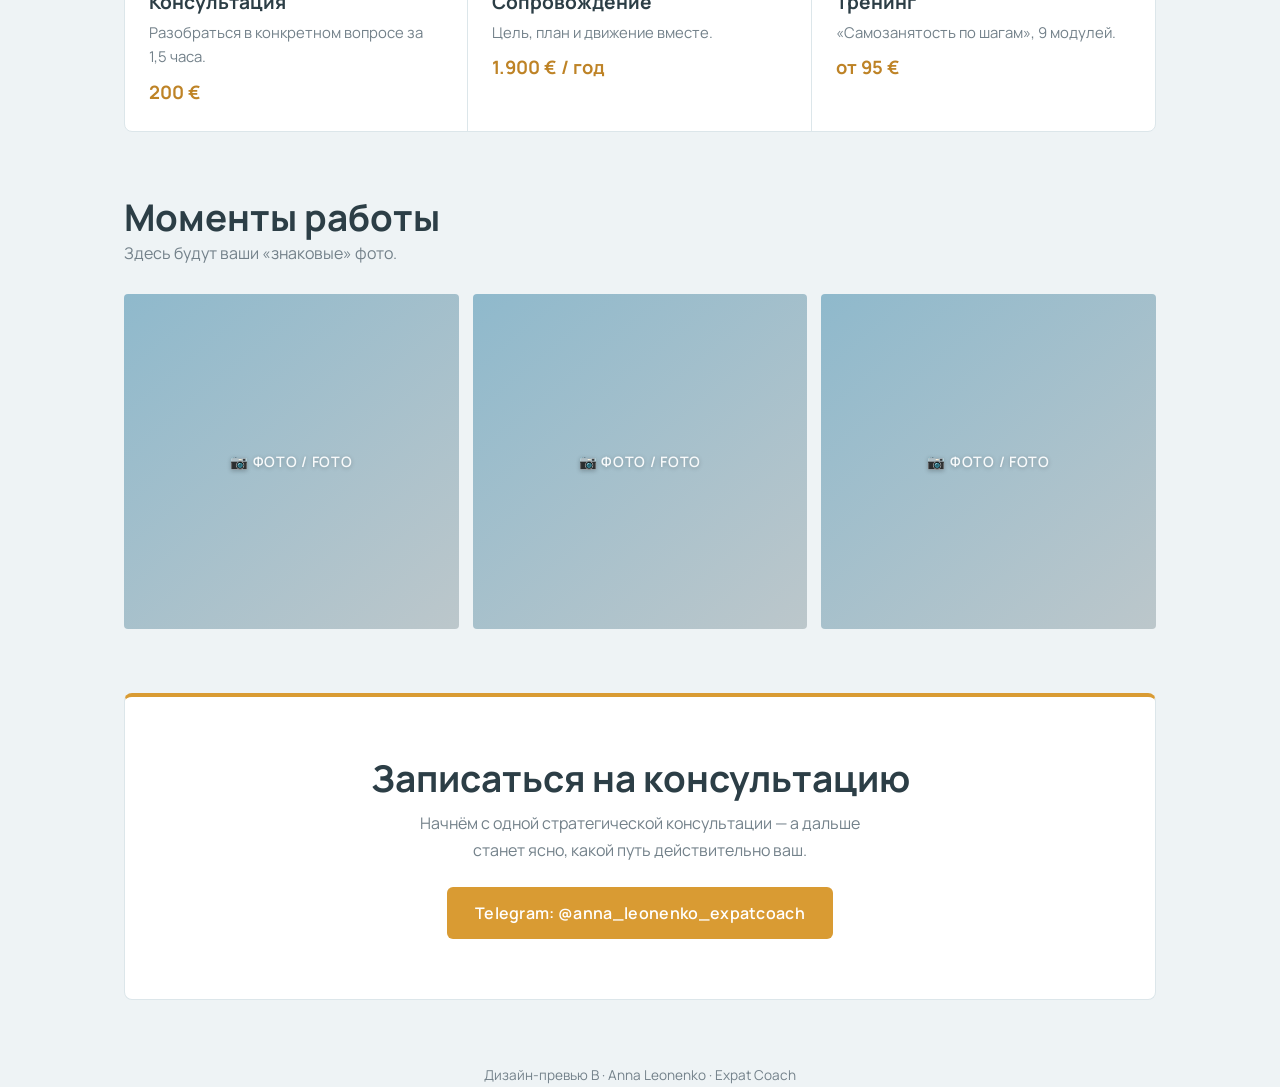
<file: design-b.html>
<!DOCTYPE html>
<html lang="ru">
<head>
<meta charset="UTF-8" />
<meta name="viewport" content="width=device-width, initial-scale=1.0" />
<meta name="robots" content="noindex" />
<title>Design B — Anna Leonenko (Vorschau)</title>
<link rel="stylesheet" href="assets/fonts/fonts.css">
<style>
  :root{
    --bg:#EEF3F5; --card:#FFFFFF; --ink:#2C3E46; --muted:#73818A;
    --accent:#D99B33; --accent-d:#BE8326; --blue:#8FB9CC; --blue-d:#5E93AC; --peach:#F1D6C1; --powder:#BCC7CB; --line:#DCE6EA;
    --serif:'Manrope',system-ui,sans-serif;
    --sans:'Manrope',-apple-system,BlinkMacSystemFont,"Segoe UI",Roboto,Arial,sans-serif;
  }
  *{box-sizing:border-box;margin:0;padding:0}
  body{font-family:var(--sans);color:var(--ink);background:var(--bg);line-height:1.65}
  .wrap{max-width:1080px;margin:0 auto;padding:0 24px}
  h1,h2,h3{font-family:var(--serif);font-weight:700;line-height:1.18}
  h1{font-size:clamp(2.3rem,6vw,4rem);letter-spacing:-.01em}
  h2{font-size:clamp(1.6rem,3.4vw,2.3rem)}
  .demobar{background:var(--blue-d);color:#fff;text-align:center;font-size:.85rem;padding:7px}
  .demobar b{color:#fff;text-decoration:underline}
  header{position:absolute;top:0;left:0;right:0;z-index:5;padding:18px 0}
  nav{display:flex;justify-content:space-between;align-items:center;color:#fff}
  .brand{font-family:var(--serif);font-size:1.4rem;font-weight:700;letter-spacing:.02em}
  .navlinks{display:flex;gap:24px;font-size:.92rem;opacity:.95}
  .btn{display:inline-block;background:var(--accent);color:#fff;text-decoration:none;padding:13px 28px;border-radius:6px;font-weight:600;letter-spacing:.02em;transition:.2s}
  .btn:hover{background:var(--accent-d)}
  /* photo placeholder */
  .ph{position:relative;background:linear-gradient(140deg,var(--blue),var(--powder));display:flex;align-items:center;justify-content:center;color:#fff;font-weight:600;font-size:.9rem;letter-spacing:.05em;min-height:120px;overflow:hidden;border-radius:4px}
  .ph::after{content:"📷 ФОТО / FOTO";opacity:.92;text-shadow:0 1px 4px rgba(0,0,0,.25)}
  /* full-width hero */
  .hero{position:relative;min-height:90vh;display:flex;align-items:center;background:linear-gradient(135deg,var(--blue-d),var(--blue) 55%,var(--peach));color:#fff;overflow:hidden}
  .hero::before{content:"📷  HERO-FOTO / здесь большое фото";position:absolute;inset:0;display:flex;align-items:center;justify-content:center;color:rgba(255,255,255,.45);font-size:1rem;letter-spacing:.08em}
  .hero .wrap{position:relative;z-index:2}
  .hero .kicker{font-size:.8rem;letter-spacing:.16em;text-transform:uppercase;opacity:.9}
  .hero h1{margin:14px 0;max-width:16ch;text-shadow:0 2px 16px rgba(0,0,0,.25)}
  .hero p{font-size:1.15rem;max-width:46ch;margin-bottom:30px;opacity:.96}
  section{padding:64px 0}
  .lead{color:var(--muted)}
  .split{display:grid;grid-template-columns:1fr 1fr;gap:0;align-items:stretch;background:var(--card);border:1px solid var(--line);border-radius:8px;overflow:hidden}
  .split .ph{min-height:340px;border-radius:0}
  .split .txt{padding:clamp(26px,4vw,48px);display:flex;flex-direction:column;justify-content:center}
  .row{display:grid;grid-template-columns:repeat(auto-fit,minmax(260px,1fr));gap:0;border:1px solid var(--line);border-radius:8px;overflow:hidden;background:var(--card)}
  .row .offer{padding:0;border-right:1px solid var(--line)}
  .row .offer:last-child{border-right:0}
  .offer .ph{min-height:150px;border-radius:0}
  .offer .body{padding:24px}
  .offer h3{font-size:1.2rem;margin-bottom:6px}
  .offer p{color:var(--muted);font-size:.93rem;margin-bottom:8px}
  .offer .price{font-family:var(--serif);font-weight:700;color:var(--accent-d);font-size:1.15rem}
  .gallery{display:grid;grid-template-columns:repeat(3,1fr);gap:14px;margin-top:28px}
  .gallery .ph{aspect-ratio:1/1}
  .cta{text-align:center;background:var(--card);border:1px solid var(--line);border-top:4px solid var(--accent);border-radius:8px;padding:clamp(34px,6vw,60px)}
  .cta p{max-width:48ch;margin:10px auto 24px;color:var(--muted)}
  footer{padding:34px 0;color:var(--muted);font-size:.85rem;text-align:center}
  @media(max-width:760px){.split{grid-template-columns:1fr}.split .ph{min-height:220px}.gallery{grid-template-columns:1fr 1fr}.navlinks{display:none}}
</style>
</head>
<body>
<div class="demobar">Дизайн-вариант <b>B</b> — превью (Небо &amp; Сафран · большой Hero · кулер-тон) · фото-плейсхолдеры для ваших снимков</div>
<header><div class="wrap"><nav>
  <div class="brand">Anna Leonenko</div>
  <div class="navlinks"><span>Обо мне</span><span>Услуги</span><span>Тренинг</span><span>Контакт</span></div>
</nav></div></header>

<section class="hero"><div class="wrap">
  <div class="kicker">Expat Coach · Германия</div>
  <h1>Ваш опыт — не с нуля, а заново.</h1>
  <p>Профессиональная реализация, самозанятость и сопровождение в Германии — для русскоязычных людей.</p>
  <a href="#k" class="btn">Записаться на консультацию</a>
</div></section>

<main class="wrap">
  <section><div class="split">
    <div class="ph"></div>
    <div class="txt">
      <h2>Обо мне</h2>
      <p class="lead" style="margin-top:12px">Я приехала в Германию больше двадцати лет назад уже взрослым человеком и построила здесь карьеру, компанию и проекты. Сегодня я помогаю другим переводить свой опыт, образование и идеи в новую реальность — не обнуляясь.</p>
    </div>
  </div></section>

  <section style="padding-top:0">
    <h2 style="margin-bottom:6px">Что я предлагаю</h2>
    <p class="lead" style="margin-bottom:24px">Консультация, сопровождение и тренинги.</p>
    <div class="row">
      <div class="offer"><div class="ph"></div><div class="body"><h3>Консультация</h3><p>Разобраться в конкретном вопросе за 1,5 часа.</p><div class="price">200 €</div></div></div>
      <div class="offer"><div class="ph"></div><div class="body"><h3>Сопровождение</h3><p>Цель, план и движение вместе.</p><div class="price">1.900 € / год</div></div></div>
      <div class="offer"><div class="ph"></div><div class="body"><h3>Тренинг</h3><p>«Самозанятость по шагам», 9 модулей.</p><div class="price">от 95 €</div></div></div>
    </div>
  </section>

  <section style="padding-top:0">
    <h2>Моменты работы</h2>
    <p class="lead">Здесь будут ваши «знаковые» фото.</p>
    <div class="gallery"><div class="ph"></div><div class="ph"></div><div class="ph"></div></div>
  </section>

  <section id="k" style="padding-top:0"><div class="cta">
    <h2>Записаться на консультацию</h2>
    <p>Начнём с одной стратегической консультации — а дальше станет ясно, какой путь действительно ваш.</p>
    <a href="#" class="btn">Telegram: @anna_leonenko_expatcoach</a>
  </div></section>
</main>
<footer class="wrap">Дизайн-превью B · Anna Leonenko · Expat Coach</footer>
</body>
</html>
</file>
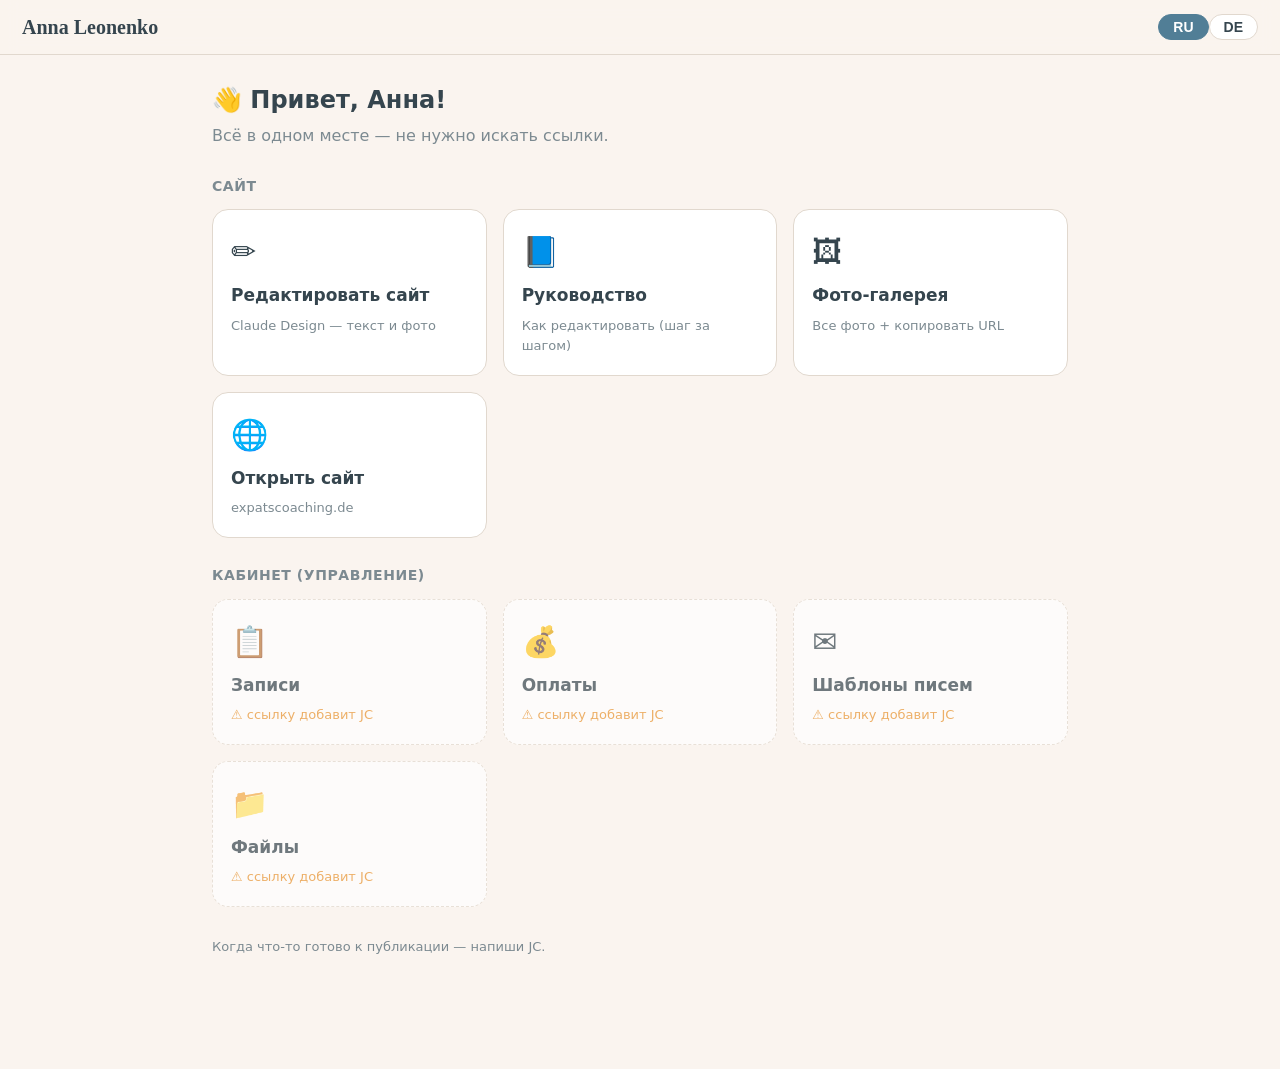
<file: start-anna.html>
<!doctype html>
<html lang="ru" data-lang="ru">
<head>
<meta charset="utf-8">
<meta name="viewport" content="width=device-width, initial-scale=1">
<meta name="robots" content="noindex,nofollow">
<title>Anna — Start</title>
<style>
  :root{--bg:#faf4ef;--card:#fff;--ink:#35454e;--muted:#7c8a91;--blue:#517e96;--line:#e1d8ce;--soft:#f4ece3;--orange:#e8932f}
  *{box-sizing:border-box}
  body{margin:0;background:var(--bg);color:var(--ink);font:16px/1.6 system-ui,sans-serif;padding:0 0 60px}
  header{background:rgba(250,244,239,.94);backdrop-filter:blur(8px);border-bottom:1px solid var(--line);padding:14px 22px;display:flex;align-items:center;gap:14px;flex-wrap:wrap}
  header .brand{font:700 20px Georgia,serif;flex:1}
  .lang button{border:1px solid var(--line);background:var(--card);color:var(--ink);border-radius:999px;padding:4px 14px;font-weight:700;cursor:pointer;font-size:14px}
  .lang button.on{background:var(--blue);color:#fff;border-color:var(--blue)}
  main{max-width:900px;margin:0 auto;padding:26px 22px}
  h1{font-size:24px;margin:0 0 4px}
  p.sub{color:var(--muted);margin:0 0 26px}
  .sec{font-weight:700;font-size:14px;color:var(--muted);text-transform:uppercase;letter-spacing:.04em;margin:26px 0 12px}
  .grid{display:grid;grid-template-columns:repeat(auto-fill,minmax(240px,1fr));gap:16px}
  a.tile{display:flex;flex-direction:column;gap:6px;text-decoration:none;color:inherit;background:var(--card);border:1px solid var(--line);border-radius:16px;padding:18px 18px;transition:transform .12s,box-shadow .12s,border-color .12s}
  a.tile:hover{transform:translateY(-2px);box-shadow:0 10px 26px rgba(0,0,0,.09);border-color:var(--blue)}
  a.tile .ic{font-size:30px}
  a.tile .t{font-weight:700;font-size:17px}
  a.tile .d{font-size:13px;color:var(--muted)}
  a.tile.todo{opacity:.7;border-style:dashed}
  a.tile.todo .d{color:var(--orange)}
  [data-lang="ru"] .de,[data-lang="de"] .ru{display:none}
</style>
</head>
<body>
<header>
  <div class="brand">Anna Leonenko</div>
  <div class="lang"><button data-l="ru" class="on">RU</button><button data-l="de">DE</button></div>
</header>
<main>
  <h1><span class="ru">👋 Привет, Анна!</span><span class="de">👋 Hallo Anna!</span></h1>
  <p class="sub"><span class="ru">Всё в одном месте — не нужно искать ссылки.</span><span class="de">Alles an einem Ort — kein Link-Suchen mehr.</span></p>

  <div class="sec"><span class="ru">Сайт</span><span class="de">Website</span></div>
  <div class="grid">
    <a class="tile" href="https://claude.ai/design/p/6b595c1f-6d0c-4ca9-a3e6-b001ff78fbd9" target="_blank" rel="noopener">
      <div class="ic">✏️</div><div class="t"><span class="ru">Редактировать сайт</span><span class="de">Website bearbeiten</span></div>
      <div class="d"><span class="ru">Claude Design — текст и фото</span><span class="de">Claude Design — Text &amp; Fotos</span></div></a>
    <a class="tile" href="handbuch-anna.html">
      <div class="ic">📘</div><div class="t"><span class="ru">Руководство</span><span class="de">Handbuch</span></div>
      <div class="d"><span class="ru">Как редактировать (шаг за шагом)</span><span class="de">So bearbeitest du (Schritt für Schritt)</span></div></a>
    <a class="tile" href="_foto_uebersicht.html">
      <div class="ic">🖼</div><div class="t"><span class="ru">Фото-галерея</span><span class="de">Foto-Galerie</span></div>
      <div class="d"><span class="ru">Все фото + копировать URL</span><span class="de">Alle Fotos + URL kopieren</span></div></a>
    <a class="tile" href="index.html" target="_blank" rel="noopener">
      <div class="ic">🌐</div><div class="t"><span class="ru">Открыть сайт</span><span class="de">Website ansehen</span></div>
      <div class="d">expatscoaching.de</div></a>
  </div>

  <div class="sec"><span class="ru">Кабинет (управление)</span><span class="de">Cockpit (Verwaltung)</span></div>
  <div class="grid">
    <a class="tile todo" href="#" data-cockpit>
      <div class="ic">📋</div><div class="t"><span class="ru">Записи</span><span class="de">Anmeldungen</span></div>
      <div class="d"><span class="ru">⚠ ссылку добавит JC</span><span class="de">⚠ Link ergänzt JC</span></div></a>
    <a class="tile todo" href="#" data-cockpit>
      <div class="ic">💰</div><div class="t"><span class="ru">Оплаты</span><span class="de">Zahlungen</span></div>
      <div class="d"><span class="ru">⚠ ссылку добавит JC</span><span class="de">⚠ Link ergänzt JC</span></div></a>
    <a class="tile todo" href="#" data-cockpit>
      <div class="ic">✉️</div><div class="t"><span class="ru">Шаблоны писем</span><span class="de">Mail-Vorlagen</span></div>
      <div class="d"><span class="ru">⚠ ссылку добавит JC</span><span class="de">⚠ Link ergänzt JC</span></div></a>
    <a class="tile todo" href="#" data-cockpit>
      <div class="ic">📁</div><div class="t"><span class="ru">Файлы</span><span class="de">Dateien</span></div>
      <div class="d"><span class="ru">⚠ ссылку добавит JC</span><span class="de">⚠ Link ergänzt JC</span></div></a>
  </div>

  <p class="sub" style="margin-top:30px;font-size:13px"><span class="ru">Когда что-то готово к публикации — напиши JC.</span><span class="de">Wenn etwas veröffentlicht werden soll — schreib JC.</span></p>
</main>
<script>
  document.querySelectorAll('.lang button').forEach(function(b){b.addEventListener('click',function(){document.documentElement.setAttribute('data-lang',b.dataset.l);document.querySelectorAll('.lang button').forEach(function(x){x.classList.toggle('on',x===b);});});});
</script>
</body>
</html>
</file>
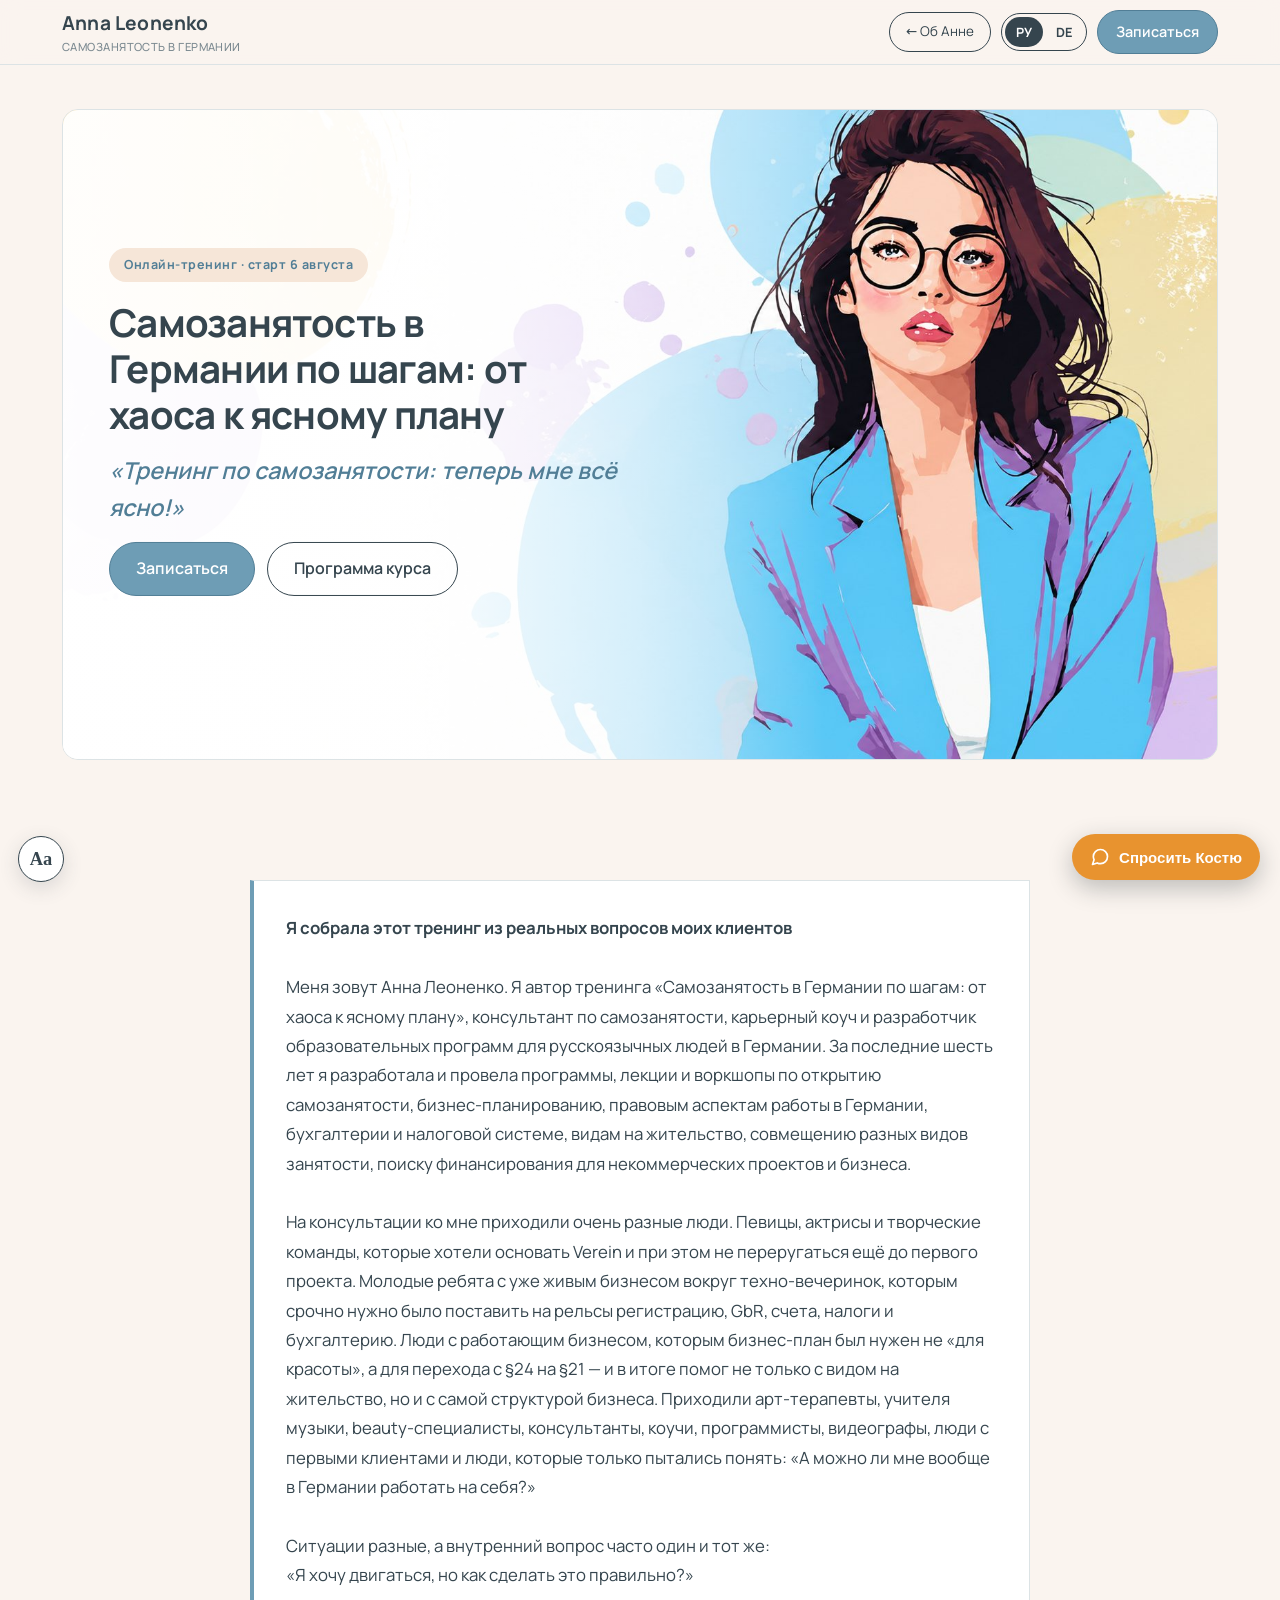
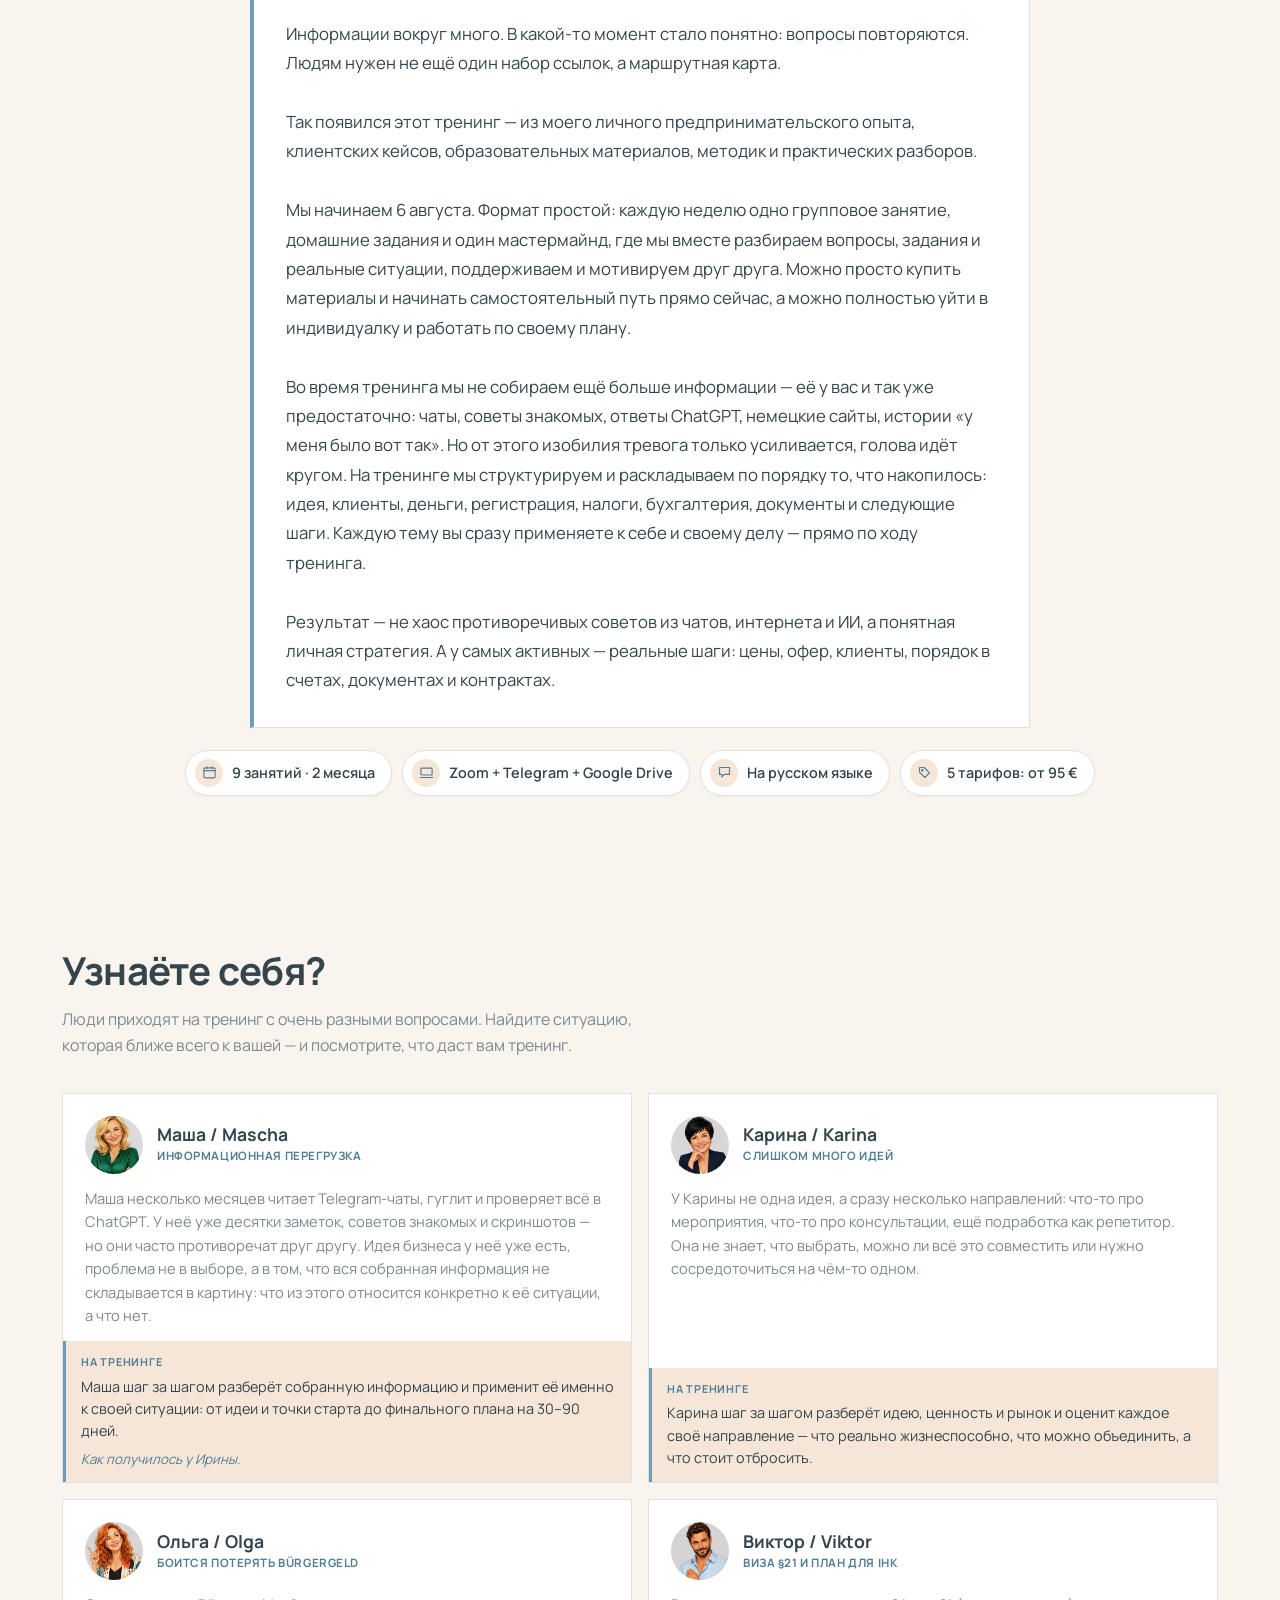
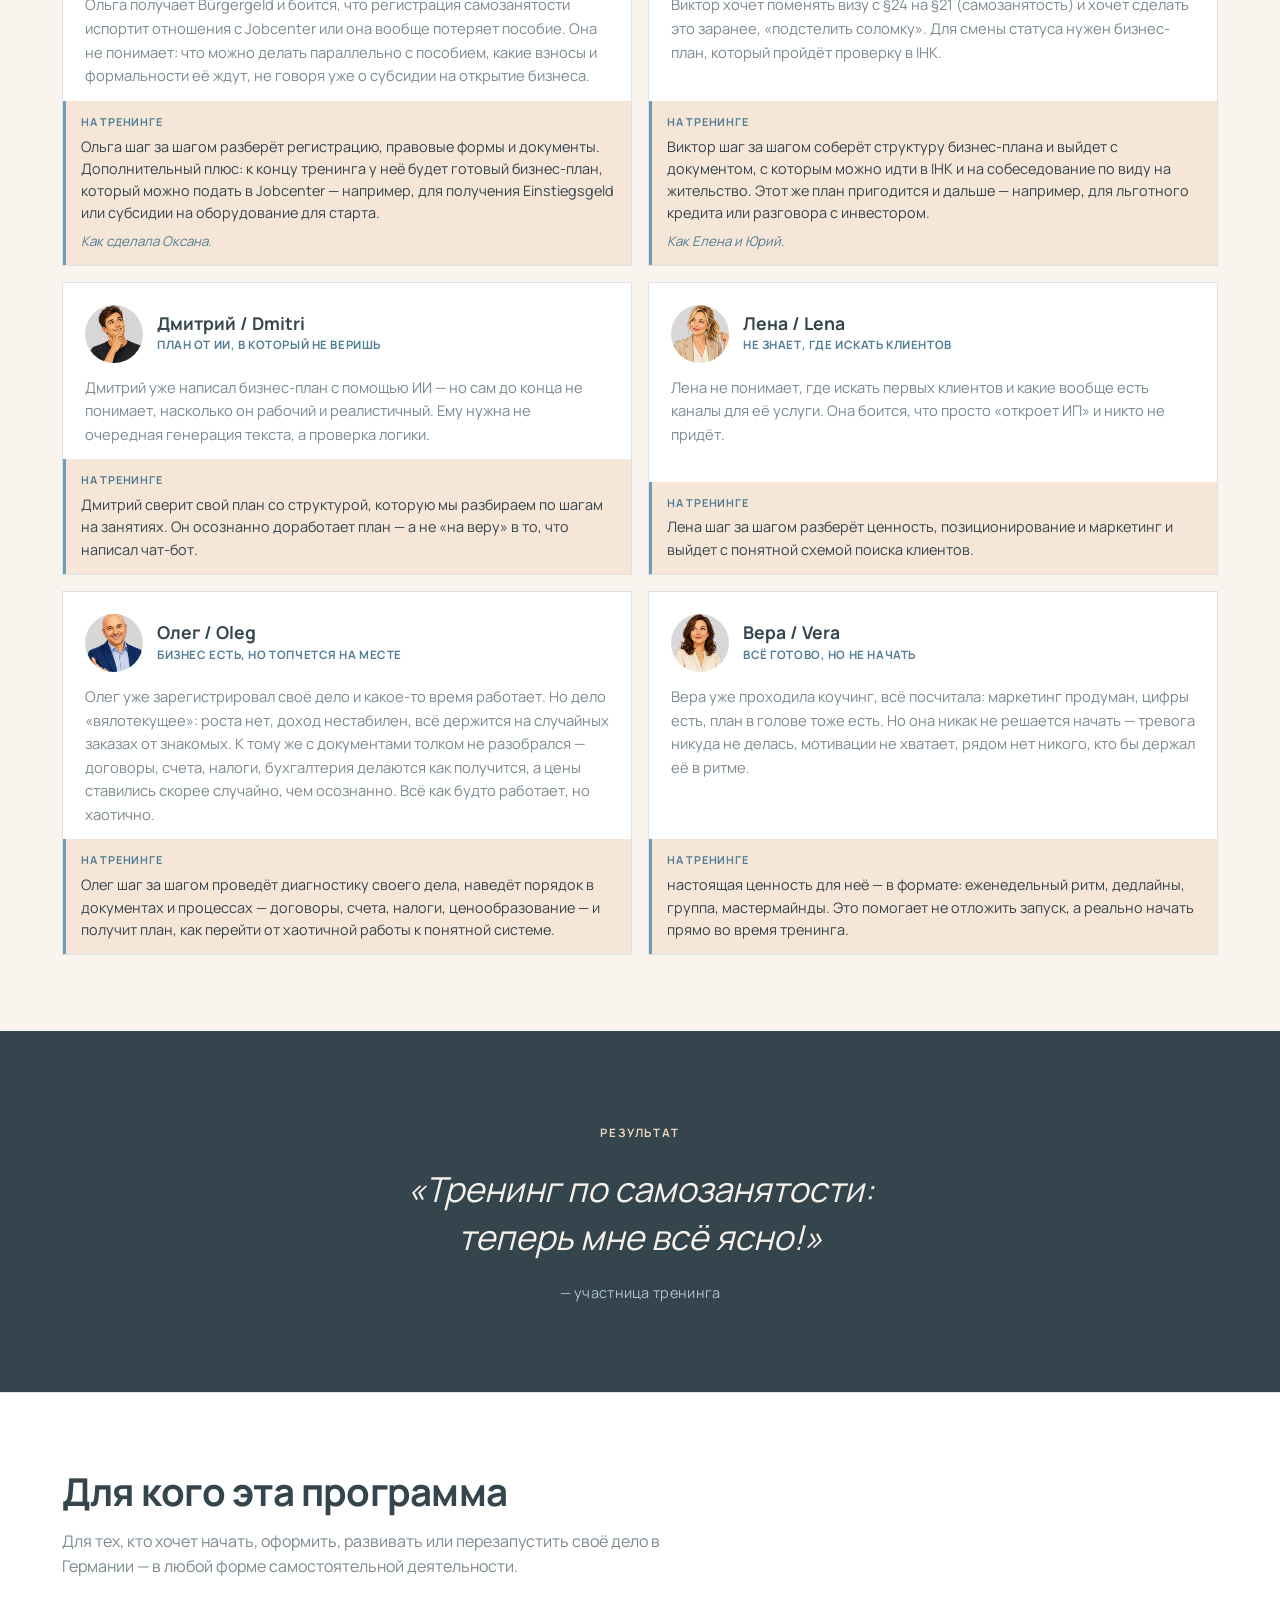
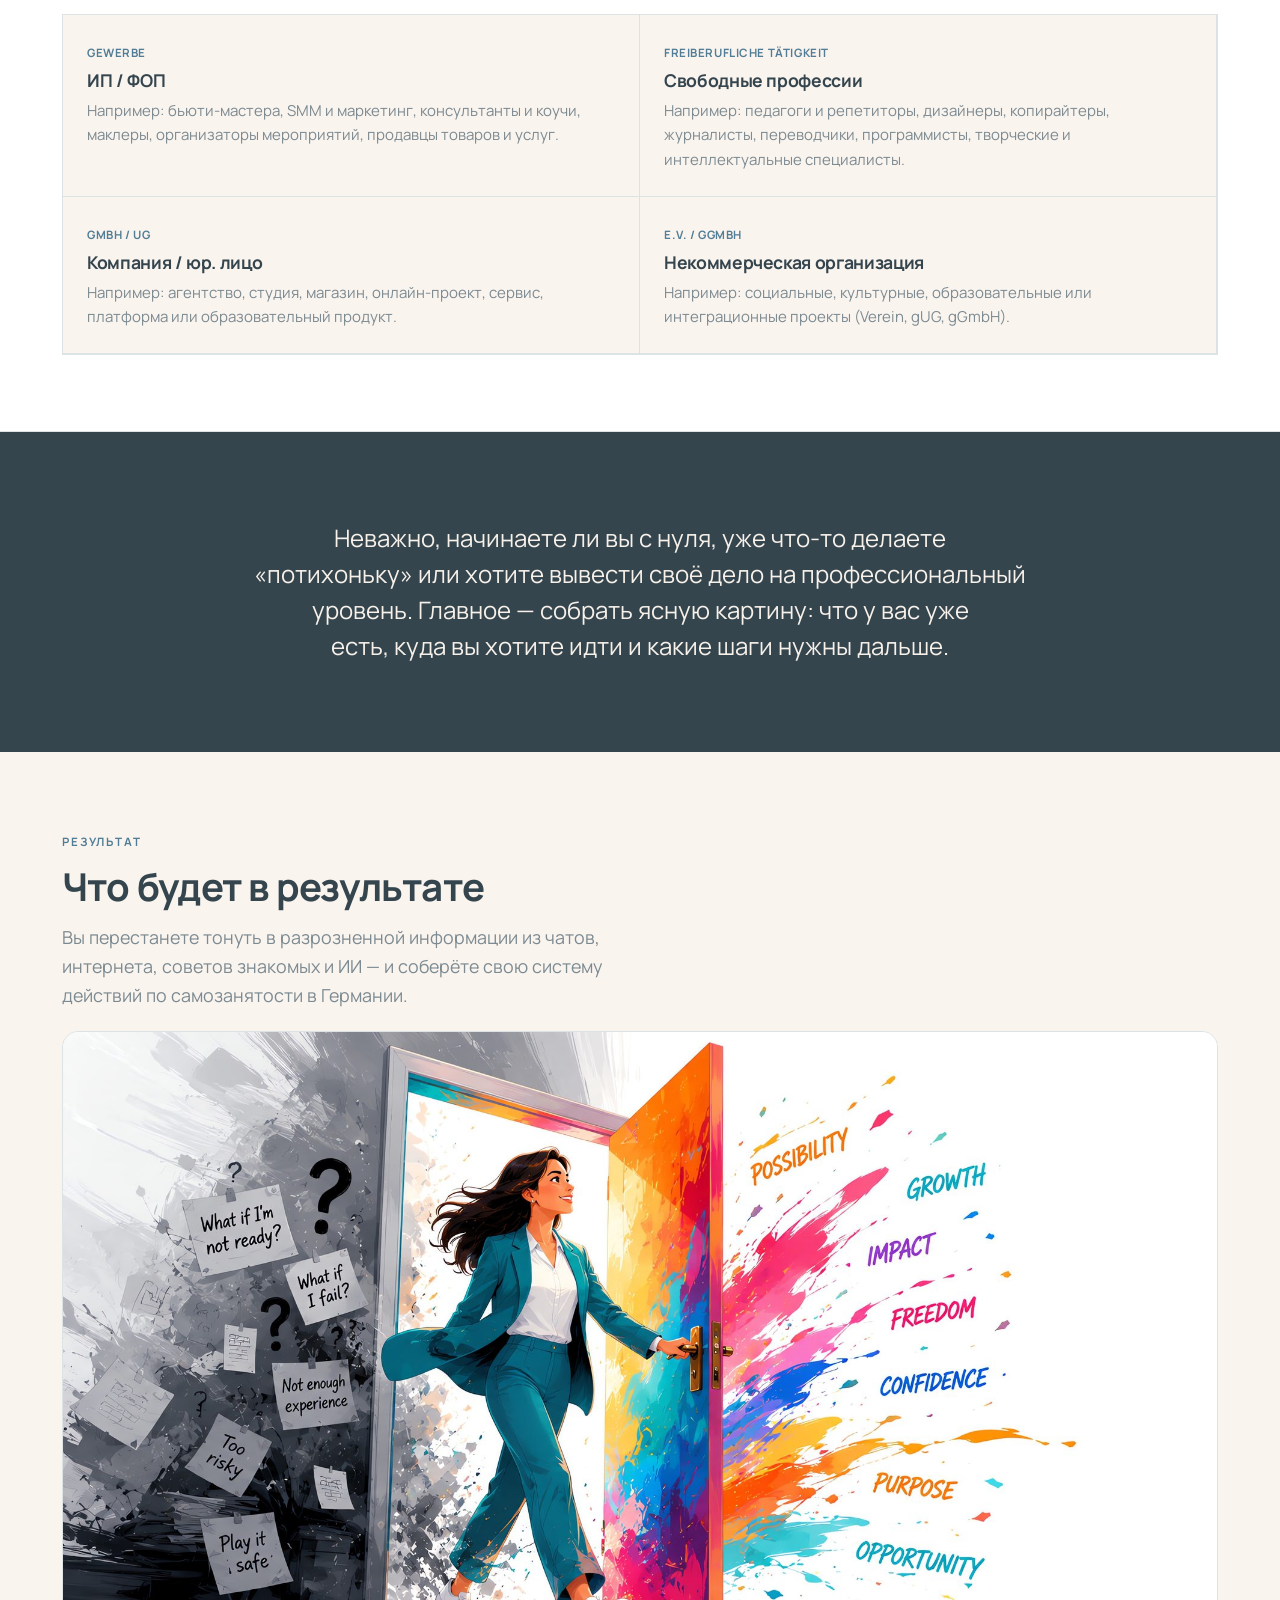
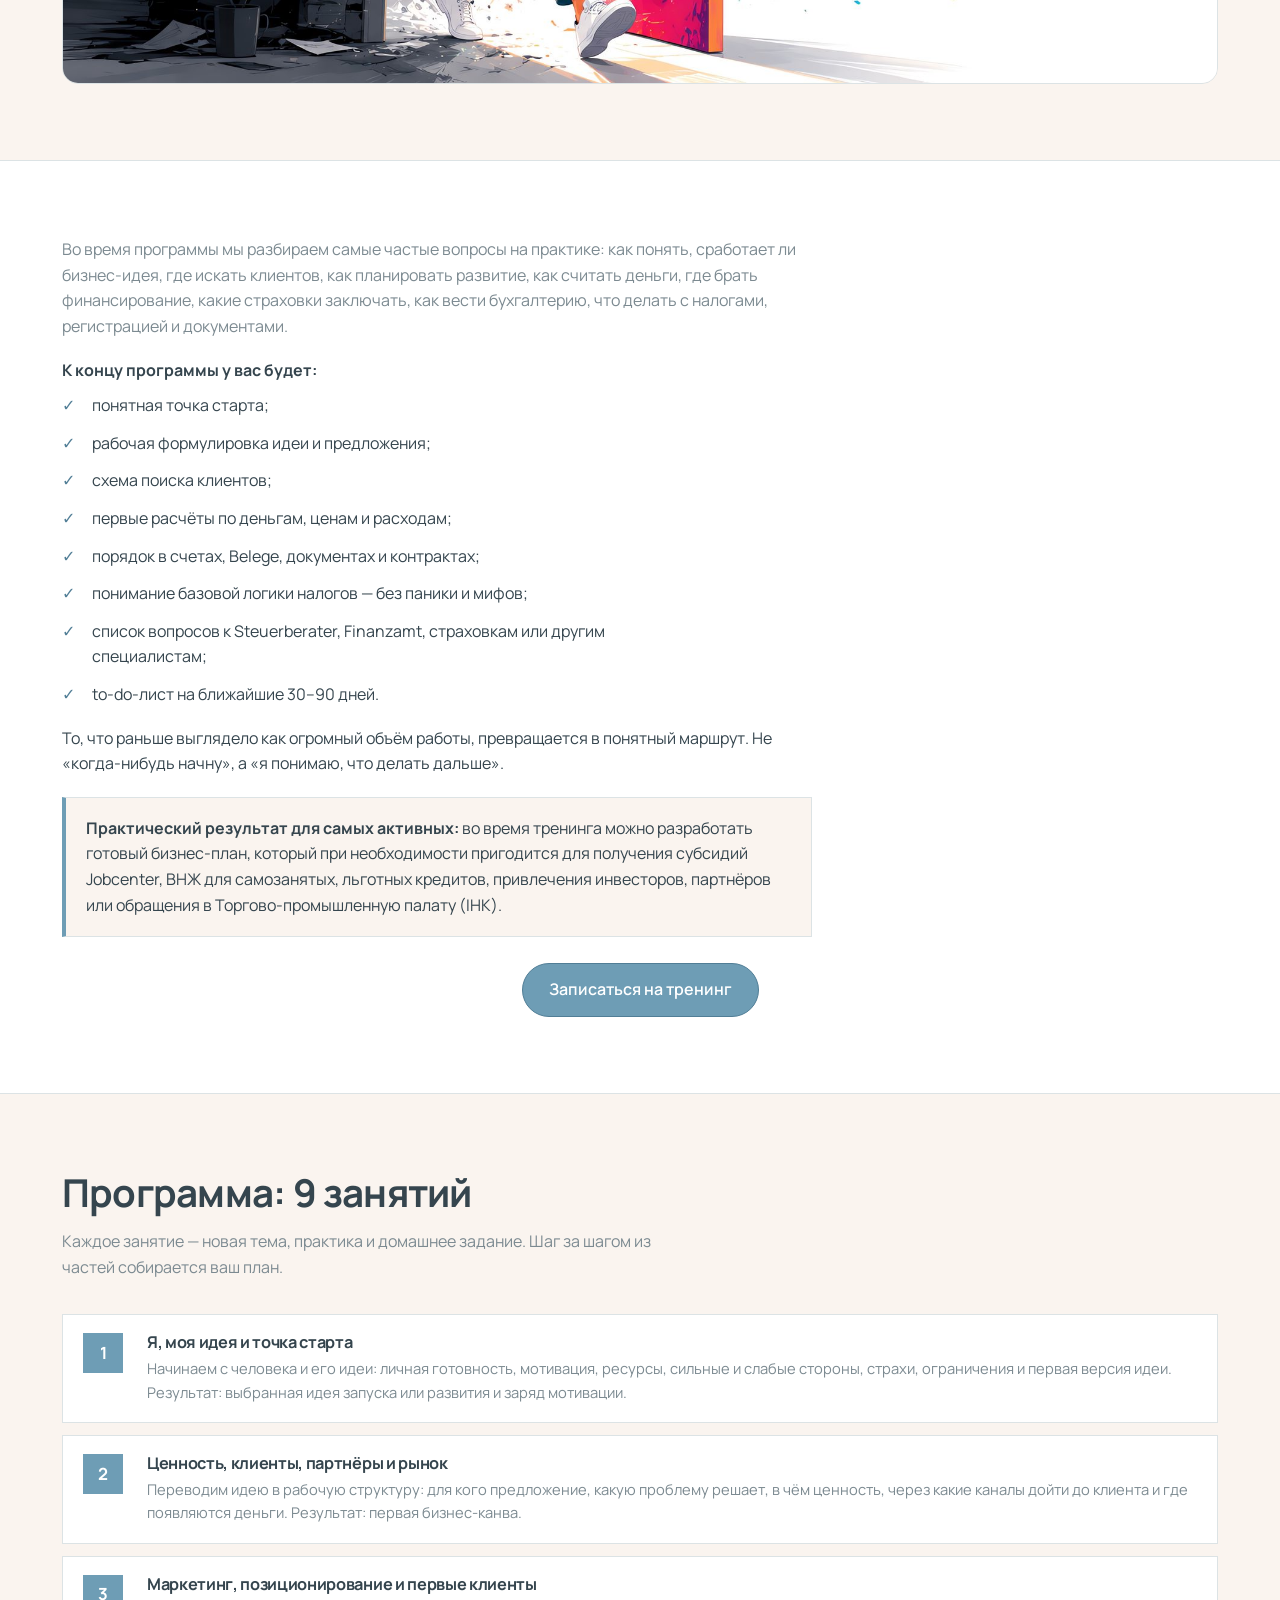
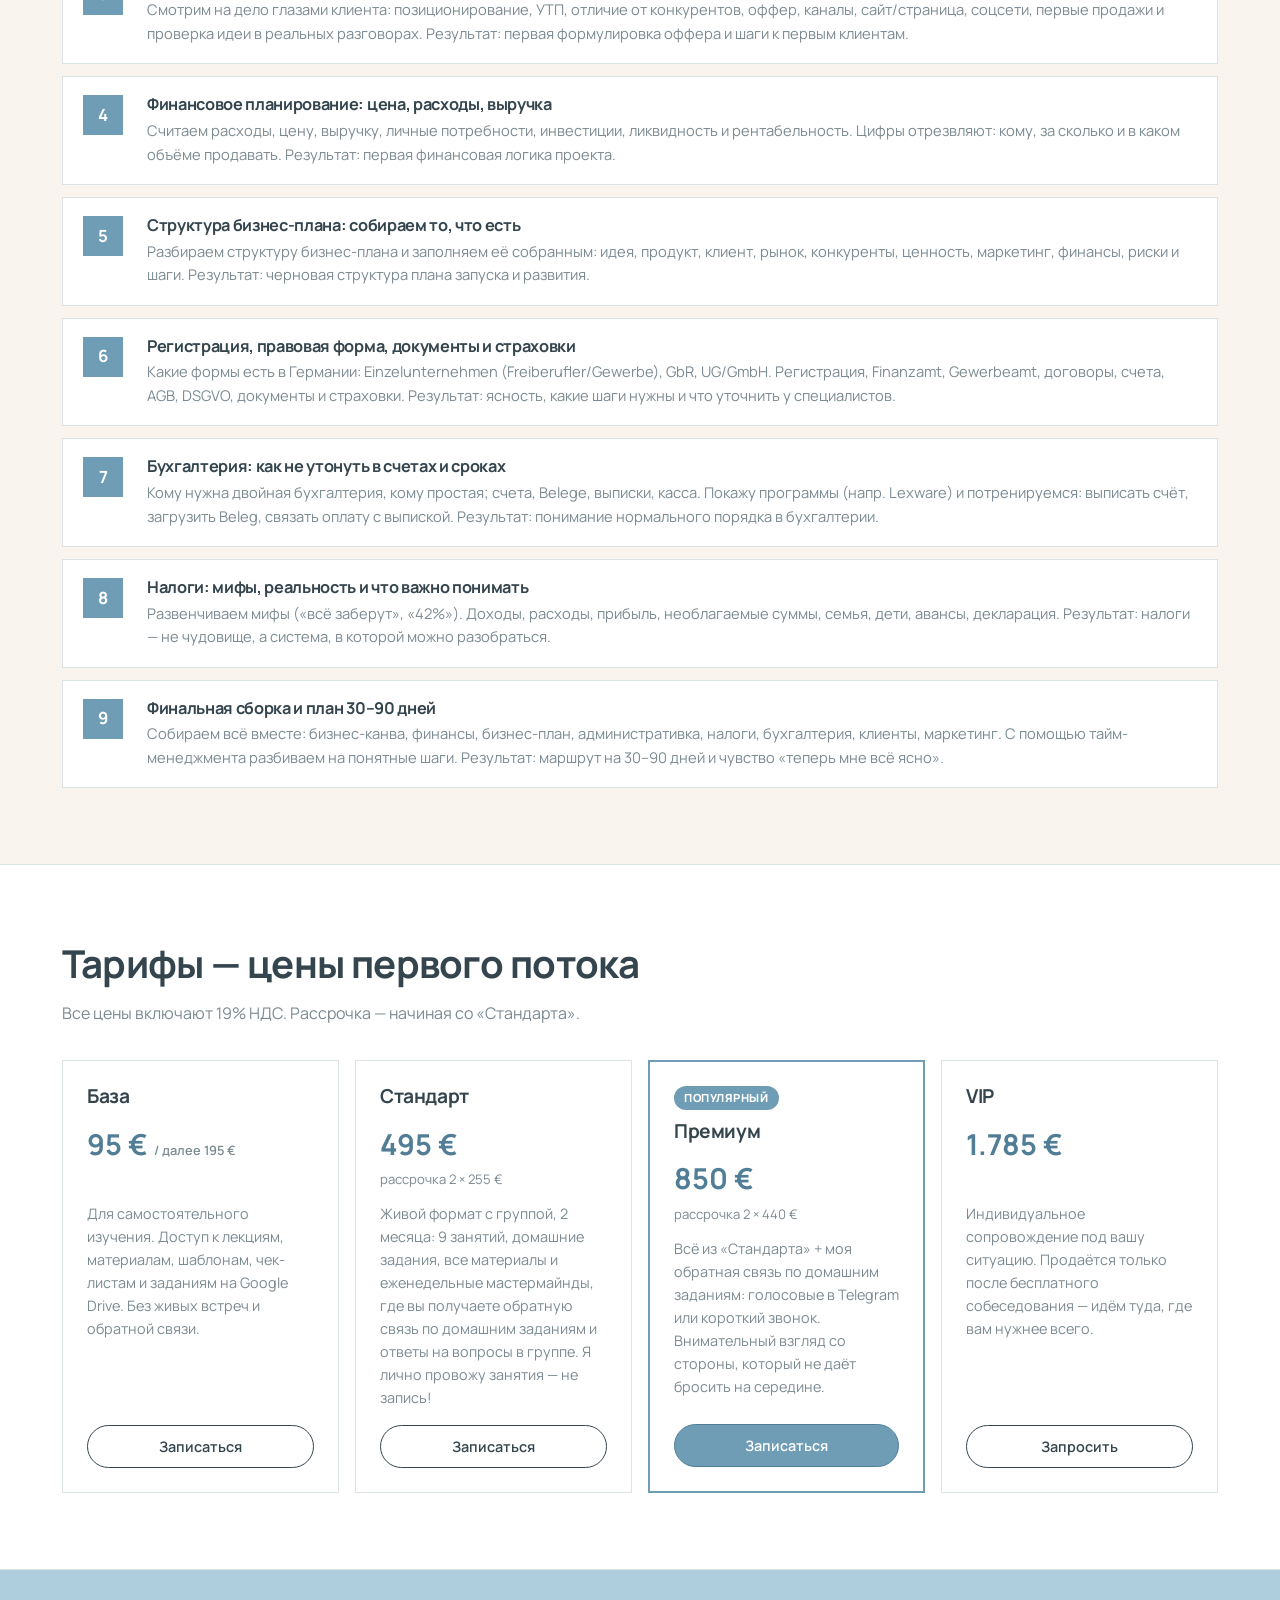
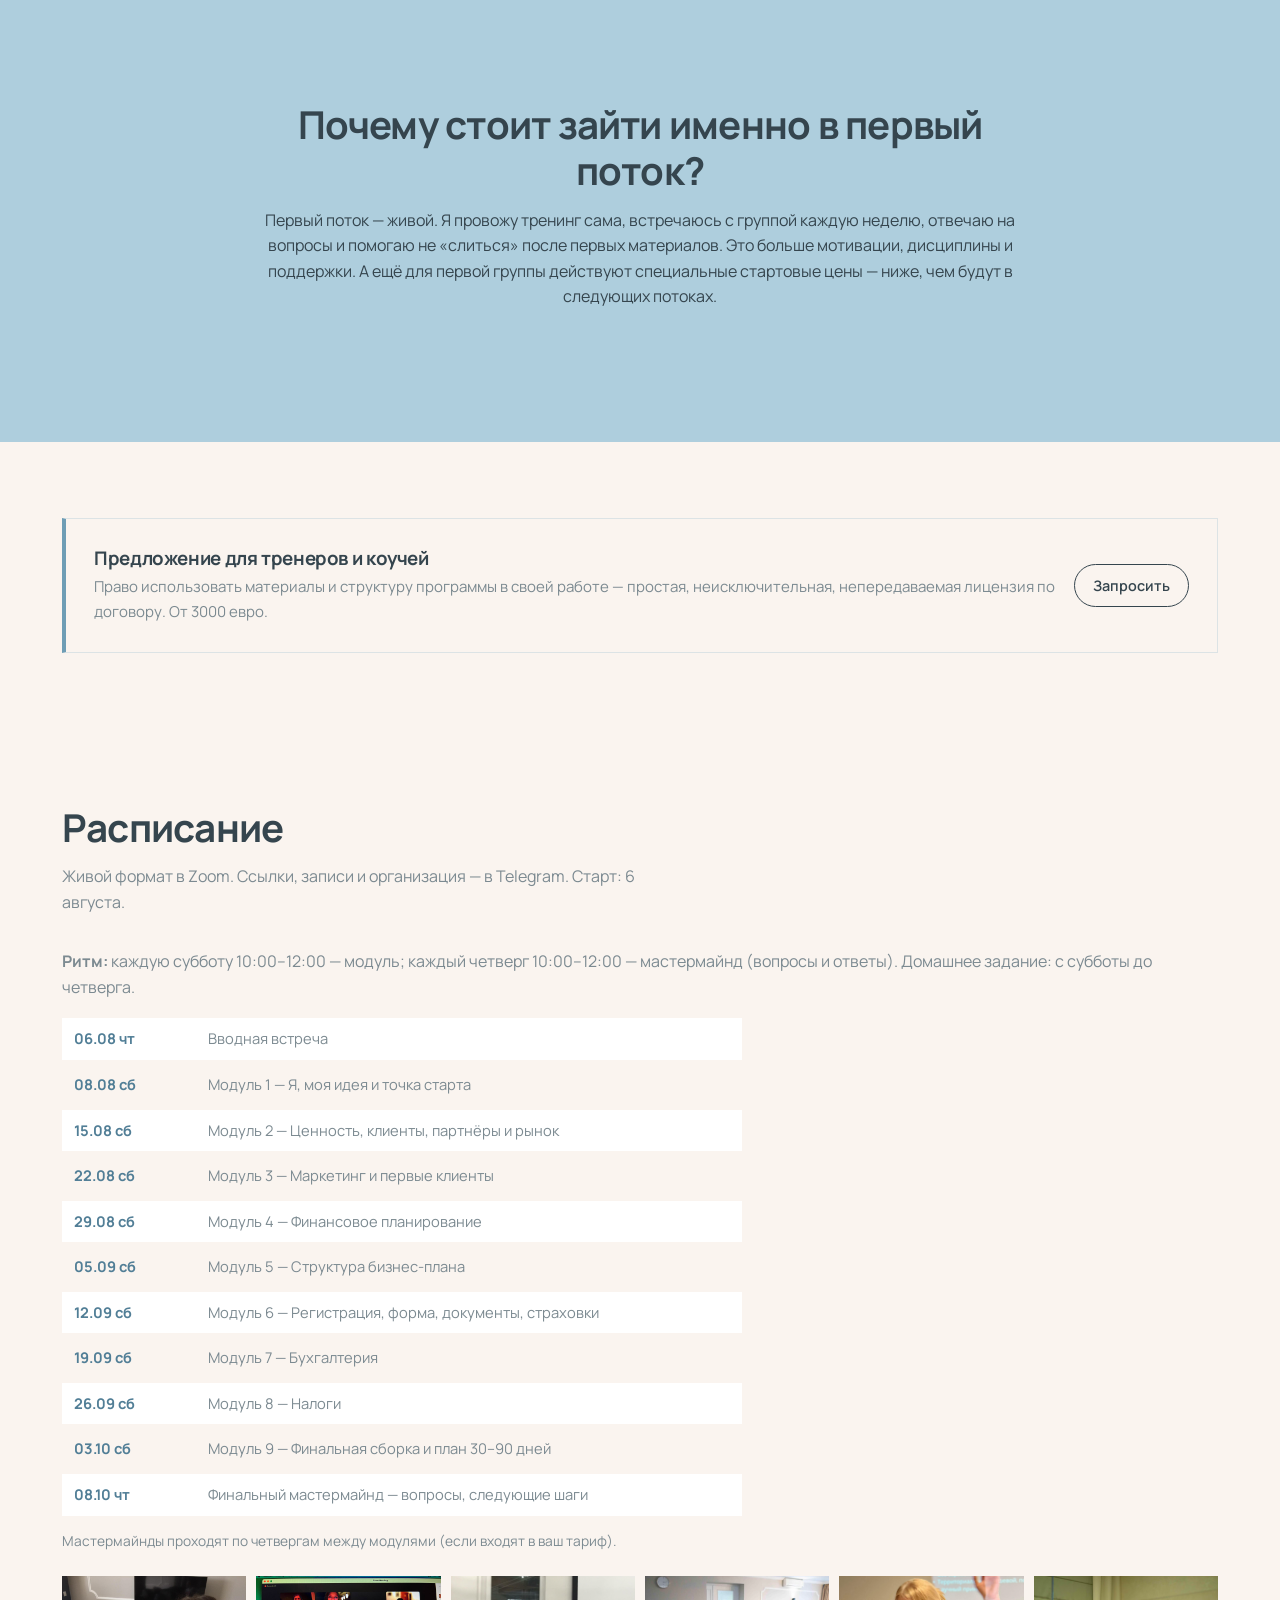
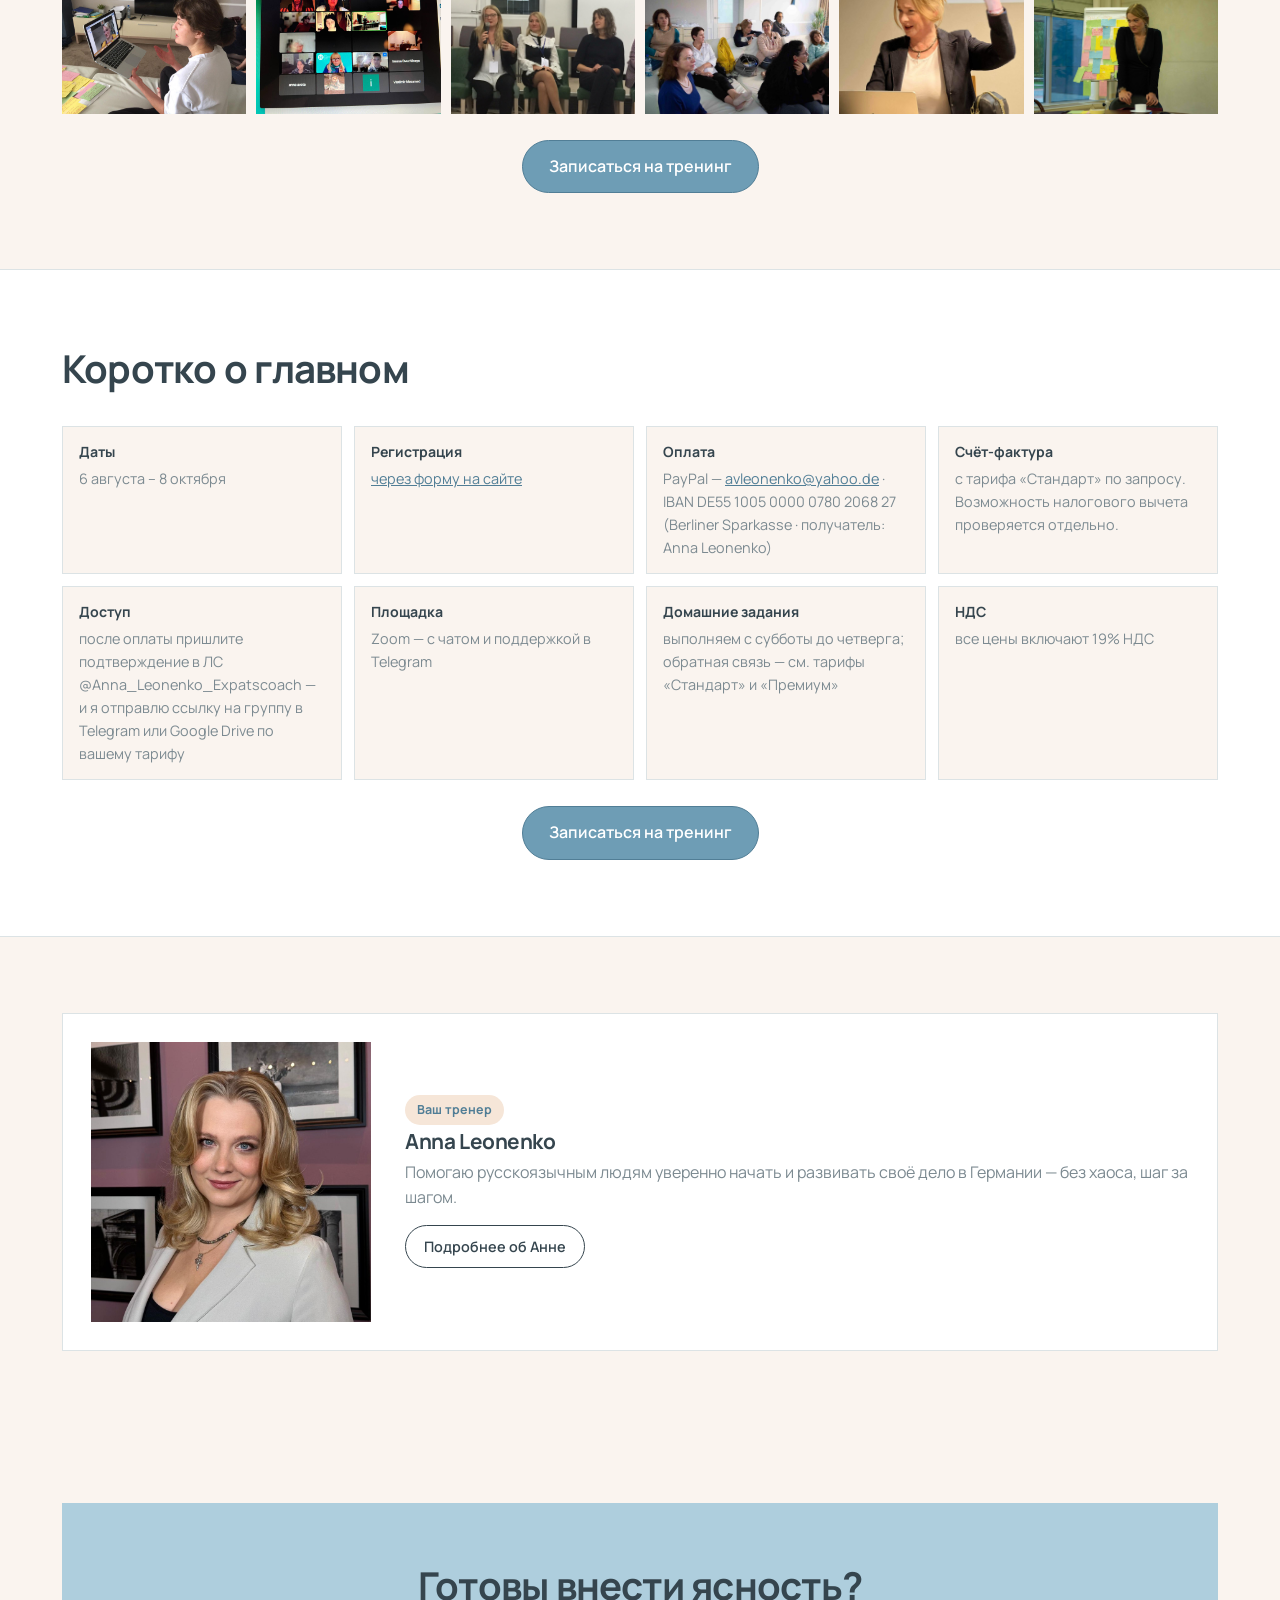
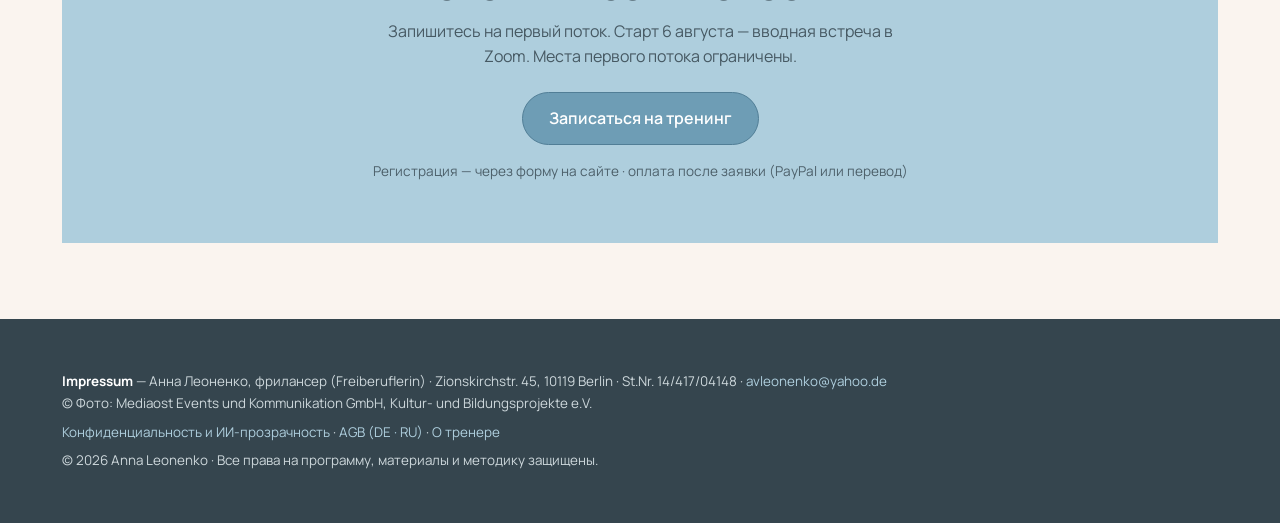
<file: training.html>
<!DOCTYPE html>
<html lang="ru">
<head>
<meta charset="UTF-8" />
<meta name="viewport" content="width=device-width, initial-scale=1.0" />
<title>Самозанятость в Германии по шагам — тренинг Анны Леоненко</title>
<meta name="description" content="2-месячный онлайн-тренинг: самозанятость в Германии по шагам — от хаоса к ясному плану. Старт 6 августа. / 2-monatiges Online-Training zur Selbstständigkeit in Deutschland." />
<link rel="stylesheet" href="assets/fonts/fonts.css">
<style>
  :root{
    --bg:#FAF4EF; --surface:#FFFFFF; --ink:#35454E; --muted:#7C8A91;
    --primary:#517E96; --primary-dark:#3F6679; --accent:#6E9DB5; --accent-dark:#517E96;
    --peach:#F0D3BC; --peach-soft:#F6E6D8; --blue:#AECEDD; --powder:#C9D2D4;
    --line:#DCE3E5; --ok:#517E96; --maxw:1200px;
    --serif:'Manrope',system-ui,sans-serif;
    --font:'Manrope',-apple-system,BlinkMacSystemFont,"Segoe UI",Arial,sans-serif;
  }
  /* typography variants (tweakable) */
  html[data-type="editorial"]{--serif:'Literata',Georgia,serif;--font:'Manrope',system-ui,sans-serif}
  html[data-type="modern"]{--serif:'Manrope',system-ui,sans-serif;--font:'Manrope',system-ui,sans-serif}
  html[data-type="warm"]{--serif:'Lora',Georgia,serif;--font:'Manrope',system-ui,sans-serif}
  html[data-type="classic"]{--serif:Georgia,"Times New Roman",serif;--font:-apple-system,BlinkMacSystemFont,"Segoe UI",Roboto,Arial,sans-serif}
  html[data-type="modern"] h1,html[data-type="modern"] h2,html[data-type="modern"] h3{letter-spacing:-.02em;font-weight:700}
  *{box-sizing:border-box;margin:0;padding:0}
  html{scroll-behavior:smooth}
  body{font-family:var(--font);color:var(--ink);background:var(--bg);line-height:1.6;-webkit-font-smoothing:antialiased}
  .wrap{max-width:var(--maxw);margin:0 auto;padding:0 22px}
  h1,h2,h3{font-family:var(--serif);line-height:1.2;letter-spacing:-.01em;font-weight:700}
  h1,h2{font-size:clamp(1.7rem,3.2vw,2.4rem)}
  h2{margin-bottom:.35em;color:var(--ink)}
  p{color:var(--ink)}
  .lead{color:var(--muted)}
  /* language visibility */
  .de{display:none}
  html[lang="de"] .ru{display:none}
  html[lang="de"] .de{display:revert}
  /* header */
  header{position:sticky;top:0;z-index:50;background:rgba(250,244,239,.92);backdrop-filter:blur(10px);border-bottom:1px solid var(--line)}
  nav{display:flex;align-items:center;justify-content:space-between;gap:14px;height:64px}
  .brand{font-family:var(--serif);font-weight:700;color:var(--ink);text-decoration:none;font-size:1.2rem;letter-spacing:.01em}
  .brand small{font-weight:500;font-size:.7rem;color:var(--muted);letter-spacing:.04em;text-transform:uppercase;display:none}
  html[lang="ru"] .brand small.ru{display:block}
  html[lang="de"] .brand small.de{display:block}
  .nav-right{display:flex;align-items:center;gap:10px}
  .nav-link{color:var(--ink);text-decoration:none;font-size:.84rem;border:1.5px solid var(--ink);border-radius:999px;padding:8px 16px;transition:.2s}
  .nav-link:hover{background:var(--ink);color:#fff}
  .lang{display:flex;gap:2px;border:1.5px solid var(--ink);border-radius:999px;padding:3px;background:transparent}
  .lang button{border:0;background:none;cursor:pointer;font:inherit;font-size:.8rem;font-weight:700;padding:5px 11px;border-radius:999px;color:var(--ink)}
  .lang button.active{background:var(--ink);color:#fff}
  /* buttons */
  .btn{display:inline-block;background:var(--accent);color:#fff;text-decoration:none;padding:13px 26px;border-radius:999px;font-weight:600;transition:.2s;border:1.5px solid var(--accent-dark);cursor:pointer;font-size:1rem;text-align:center}
  .btn:hover{background:var(--accent-dark)}
  .btn-sm{padding:9px 18px;font-size:.9rem}
  .btn-ghost{background:transparent;color:var(--ink);border-color:var(--ink)}
  .btn-ghost:hover{background:var(--ink);color:#fff}
  /* hero */
  .hero{position:relative;padding:clamp(24px,4vw,44px) 0}
  .hero .wrap{position:relative}
  .hero-figure{position:relative;border-radius:16px;overflow:hidden;background:#fff;border:1px solid var(--line)}
  .hero-figure img{display:block;width:100%;height:auto}
  .hero-figure::before{content:"";position:absolute;inset:0;background:linear-gradient(90deg,rgba(255,255,255,.96) 0%,rgba(255,255,255,.9) 30%,rgba(255,255,255,.5) 50%,rgba(255,255,255,0) 66%);pointer-events:none}
  .hero-text{position:absolute;top:50%;left:clamp(20px,4%,52px);transform:translateY(-50%);max-width:min(54%,560px);z-index:2}
  .hero .kicker{display:inline-block;background:var(--peach-soft);color:var(--accent-dark);font-weight:700;font-size:.78rem;letter-spacing:.04em;padding:7px 15px;border-radius:999px;margin-bottom:18px}
  .hero h1{max-width:18ch;margin-bottom:14px}
  .hero .slogan{font-family:var(--serif);font-style:italic;font-size:clamp(1.1rem,2.2vw,1.45rem);font-weight:600;color:var(--accent-dark);margin-bottom:16px}
  .hero .sub{font-size:clamp(1rem,1.7vw,1.15rem);color:var(--muted);max-width:60ch;margin-bottom:26px}
  .hero-actions{display:flex;gap:12px;flex-wrap:wrap;margin-bottom:26px}
  .facts{display:flex;gap:10px;flex-wrap:wrap}
  .fact{background:#fff;border:1px solid var(--line);border-radius:999px;padding:8px 16px 8px 9px;font-size:.9rem;font-weight:600;color:var(--ink);display:flex;gap:9px;align-items:center;box-shadow:0 1px 2px rgba(53,69,78,.05)}
  .fact .e{display:inline-flex;width:28px;height:28px;border-radius:50%;background:var(--peach-soft);color:var(--accent-dark);align-items:center;justify-content:center;flex-shrink:0}
  .fact .e svg{width:15px;height:15px;display:block}
  /* hero image + trainer */
  .hero-media img{width:100%;object-fit:cover;aspect-ratio:4/5;max-height:560px;display:block}
  .hero .facts{margin-top:30px}
  .trainer{display:grid;grid-template-columns:280px 1fr;gap:34px;align-items:center;background:var(--surface);border:1px solid var(--line);padding:28px}
  .trainer img{width:100%;object-fit:cover;aspect-ratio:1/1;display:block}
  .trainer h3{font-size:1.3rem;margin:4px 0 6px}
  .trainer p{color:var(--muted);margin-bottom:14px}
  .role-tag{display:inline-block;background:var(--peach-soft);color:var(--accent-dark);font-weight:700;font-size:.78rem;padding:5px 12px;border-radius:999px}
  @media(max-width:760px){ .hero-figure::before{display:none} .hero-text{position:static;transform:none;max-width:none;padding-top:18px} .trainer{grid-template-columns:1fr;text-align:center} .trainer img{max-width:240px;margin:0 auto} }
  /* sections */
  section{padding:clamp(44px,6vw,76px) 0}
  .sec-alt{background:var(--surface);border-top:1px solid var(--line);border-bottom:1px solid var(--line)}
  .sec-head{max-width:62ch;margin-bottom:34px}
  .sec-head h2{margin-bottom:.35em}
  /* audience grid */
  .grid{display:grid;gap:0;border:1px solid var(--line)}
  .grid-2{grid-template-columns:repeat(2,1fr)}
  .grid-3{grid-template-columns:repeat(3,1fr)}
  .card{background:var(--surface);border-right:1px solid var(--line);border-bottom:1px solid var(--line);padding:24px}
  .sec-alt .card{background:var(--bg)}
  .card h3{font-size:1.1rem;margin:6px 0 8px;color:var(--ink)}
  .card .tag{font-size:.72rem;font-weight:700;color:var(--accent-dark);text-transform:uppercase;letter-spacing:.05em}
  .card p{color:var(--muted);font-size:.94rem}
  /* checklist */
  .checks{list-style:none;display:grid;gap:12px;max-width:62ch}
  .checks li{padding-left:30px;position:relative;color:var(--ink)}
  .checks li::before{content:"✓";position:absolute;left:0;top:0;color:var(--accent-dark);font-weight:800}
  /* program steps */
  .steps{display:grid;gap:12px}
  .step{display:grid;grid-template-columns:48px 1fr;gap:16px;background:var(--surface);border:1px solid var(--line);padding:18px 20px}
  .sec-alt .step{background:var(--bg)}
  .step .n{width:40px;height:40px;background:var(--accent);color:#fff;display:flex;align-items:center;justify-content:center;font-family:var(--serif);font-weight:700;font-size:1.05rem}
  .step h3{font-size:1.02rem;margin-bottom:4px}
  .step p{color:var(--muted);font-size:.92rem}
  /* pricing */
  .prices{display:grid;gap:16px;grid-template-columns:repeat(auto-fit,minmax(220px,1fr))}
  .price{background:var(--surface);border:1px solid var(--line);padding:24px;display:flex;flex-direction:column}
  .price.feat{border:2px solid var(--accent)}
  .price .badge{align-self:flex-start;background:var(--accent);color:#fff;font-size:.7rem;font-weight:800;padding:3px 10px;border-radius:999px;text-transform:uppercase;letter-spacing:.05em;margin-bottom:10px}
  .price h3{font-size:1.2rem;margin-bottom:6px}
  .price .amt{font-family:var(--serif);font-size:1.8rem;font-weight:700;color:var(--accent-dark);margin:6px 0 2px}
  .price .amt small{font-family:var(--font);font-size:.8rem;font-weight:600;color:var(--muted)}
  .price .rate{font-size:.82rem;color:var(--muted);margin-bottom:12px}
  .price p{font-size:.9rem;color:var(--muted);flex:1;margin-bottom:16px}
  .price .btn{margin-top:auto}
  /* schedule */
  .cal{display:grid;gap:4px;max-width:680px}
  .cal .row{display:grid;grid-template-columns:120px 1fr;gap:14px;padding:9px 12px;font-size:.92rem}
  .cal .row:nth-child(odd){background:var(--surface)}
  .sec-alt .cal .row:nth-child(odd){background:var(--bg)}
  .cal .d{font-weight:700;color:var(--accent-dark)}
  .cal .mm{color:var(--muted)}
  /* facts list */
  .kv{display:grid;gap:12px;grid-template-columns:repeat(auto-fit,minmax(280px,1fr))}
  .kv .item{background:var(--surface);border:1px solid var(--line);padding:14px 16px}
  .sec-alt .kv .item{background:var(--bg)}
  .kv .k{font-weight:700;font-size:.88rem;margin-bottom:3px}
  .kv .v{color:var(--muted);font-size:.9rem}
  /* user cases */
  .cases{display:grid;grid-template-columns:repeat(2,1fr);gap:16px}
  .case{background:var(--surface);border:1px solid var(--line);padding:22px 22px 0;display:flex;flex-direction:column;gap:13px}
  .case-head{display:flex;align-items:center;gap:14px}
  .case-ava{width:58px;height:58px;flex-shrink:0}
  .case-id{display:flex;flex-direction:column;gap:3px;min-width:0}
  .case-name{font-family:var(--serif);font-weight:700;font-size:1.1rem;color:var(--ink);line-height:1.15}
  .case-tag{font-size:.72rem;font-weight:700;text-transform:uppercase;letter-spacing:.05em;color:var(--accent-dark);text-wrap:balance}
  .case-problem{color:var(--muted);font-size:.92rem;line-height:1.6;margin:0}
  .case-out{background:var(--peach-soft);border-left:3px solid var(--accent);padding:13px 15px;font-size:.9rem;line-height:1.55;color:var(--ink);margin:auto -22px 0}
  .case-out .lbl{display:block;font-weight:700;font-size:.68rem;text-transform:uppercase;letter-spacing:.07em;color:var(--accent-dark);margin-bottom:5px}
  .case-out .ref{display:block;margin-top:6px;font-style:italic;color:var(--accent-dark);font-size:.84rem}
  @media(max-width:760px){ .cases{grid-template-columns:1fr} }
  /* full-width important statement band */
  .statement-band{background:var(--ink);color:#F3EBE3;padding:clamp(48px,7vw,88px) 0;text-align:center}
  .statement-band .wrap{max-width:820px}
  .statement-band .eyebrow{display:inline-block;font-size:.72rem;font-weight:700;letter-spacing:.16em;text-transform:uppercase;color:var(--peach);margin-bottom:22px}
  .statement-band p{font-family:var(--serif);font-style:italic;color:#F7F1EA;font-size:clamp(1.5rem,3.4vw,2.15rem);line-height:1.4;text-wrap:balance}
  .statement-band .who{margin-top:20px;font-family:var(--font);font-style:normal;font-size:.9rem;letter-spacing:.02em;color:#AEC0C9}
  .statement-band.prose p{font-style:normal;font-size:clamp(1.15rem,2.1vw,1.5rem);line-height:1.5}
  /* result figure (large image, whole motif visible) */
  .result-head{max-width:640px;margin-bottom:22px}
  .result-head .eyebrow{display:inline-block;font-size:.72rem;font-weight:700;letter-spacing:.16em;text-transform:uppercase;color:var(--accent-dark);margin-bottom:12px}
  .result-head p{color:var(--muted);max-width:56ch;font-size:clamp(1rem,1.5vw,1.12rem);line-height:1.6;margin-top:8px}
  .result-figure{border-radius:16px;overflow:hidden;border:1px solid var(--line);background:#fff}
  .result-figure img{display:block;width:100%;height:auto}
  .kv a{color:var(--accent-dark)}
  /* CTA band */
  .cta{background:var(--blue);color:var(--ink);padding:clamp(34px,5vw,60px);text-align:center}
  .cta h2{color:var(--ink);margin-bottom:10px}
  .cta p{color:var(--ink);opacity:.85;max-width:52ch;margin:0 auto 22px}
  .cta .btn{background:var(--accent);border-color:var(--accent-dark)}
  .cta .pay{margin-top:16px;font-size:.85rem;color:var(--ink);opacity:.8}
  .cta .pay a{color:var(--accent-dark);font-weight:700}
  /* typography tweaks panel */
  .tw-fab{position:fixed;left:18px;bottom:18px;z-index:200;width:46px;height:46px;border-radius:50%;border:1.5px solid var(--ink);background:var(--surface);color:var(--ink);cursor:pointer;font-family:Georgia,serif;font-size:1.15rem;font-weight:700;box-shadow:0 6px 20px rgba(53,69,78,.16);transition:.2s}
  .tw-fab:hover{background:var(--ink);color:#fff}
  .tw-panel{position:fixed;left:18px;bottom:74px;z-index:200;width:250px;background:var(--surface);border:1px solid var(--line);border-radius:14px;box-shadow:0 14px 40px rgba(53,69,78,.22);padding:16px;display:none}
  .tw-panel.open{display:block}
  .tw-panel h4{font-family:var(--font);font-size:.7rem;font-weight:800;letter-spacing:.12em;text-transform:uppercase;color:var(--muted);margin-bottom:12px}
  .tw-opt{display:flex;flex-direction:column;gap:7px}
  .tw-opt button{display:flex;align-items:baseline;justify-content:space-between;gap:10px;width:100%;text-align:left;border:1.5px solid var(--line);background:transparent;border-radius:9px;padding:10px 12px;cursor:pointer;transition:.15s;color:var(--ink)}
  .tw-opt button:hover{border-color:var(--accent)}
  .tw-opt button.active{border-color:var(--accent-dark);background:var(--peach-soft)}
  .tw-opt .nm{font-weight:700;font-size:.92rem}
  .tw-opt .sm{font-size:.76rem;color:var(--muted)}
  @media(max-width:520px){.tw-fab{width:42px;height:42px}}
  /* footer */
  footer{background:var(--ink);color:#cdd7db;padding:clamp(32px,5vw,52px) 0;font-size:.84rem}
  footer a{color:var(--blue);text-decoration:none}
  footer a:hover{text-decoration:underline}
  footer .imp{margin-bottom:8px;color:#cdd7db}
  footer .imp strong{color:#fff}
  @media(max-width:760px){ .grid-2,.grid-3{grid-template-columns:1fr} }
  @media(max-width:640px){
    .cal .row{grid-template-columns:96px 1fr}
    .step{grid-template-columns:40px 1fr;gap:12px}
  }
</style>
</head>
<body>
<header>
  <div class="wrap">
    <nav>
      <a href="index.html" class="brand">Anna Leonenko<small class="ru">Самозанятость в Германии</small><small class="de">Selbstständigkeit in Deutschland</small></a>
      <div class="nav-right">
        <a href="index.html" class="nav-link"><span class="ru">← Об Анне</span><span class="de">← Über Anna</span></a>
        <div class="lang" role="group" aria-label="Язык / Sprache">
          <button data-lang="ru" class="active">РУ</button>
          <button data-lang="de">DE</button>
        </div>
        <a href="anmeldung.html" class="btn btn-sm"><span class="ru">Записаться</span><span class="de">Anmelden</span></a>
      </div>
    </nav>
  </div>
</header>

<main id="top">
  <!-- HERO -->
  <section class="hero">
    <div class="wrap">
      <div class="hero-figure">
        <img src="assets/hero-bg.jpg" alt="" />
      <div class="hero-text">
      <span class="kicker"><span class="ru">Онлайн-тренинг · старт 6 августа</span><span class="de">Online-Training · Start 6. August</span></span>
      <h1>
        <span class="ru">Самозанятость в Германии по шагам: от хаоса к ясному плану</span>
        <span class="de">Selbstständigkeit in Deutschland Schritt für Schritt: vom Chaos zum klaren Plan</span>
      </h1>
      <p class="slogan"><span class="ru">«Тренинг по самозанятости: теперь мне всё ясно!»</span><span class="de">„Das Training zur Selbstständigkeit: Jetzt ist mir alles klar!"</span></p>
      <!-- Untertitel "За 2 месяца…" entfernt (Annas Wunsch) — Einleitungstext steht unten als eigener Block -->
      <div class="hero-actions">
        <a href="anmeldung.html" class="btn"><span class="ru">Записаться</span><span class="de">Anmelden</span></a>
        <a href="#programm" class="btn btn-ghost"><span class="ru">Программа курса</span><span class="de">Zum Programm</span></a>
      </div>
      </div><!-- /hero-text -->
      </div><!-- /hero-figure -->
      <!-- Icons verschoben: jetzt nach dem Einleitungstext -->
    </div>
  </section>

  <!-- ANNA INTRO -->
  <section>
    <div class="wrap">
      <div style="background:var(--surface);border:1px solid var(--line);border-left:4px solid var(--accent);padding:clamp(20px,4vw,32px);max-width:780px;margin:0 auto;font-size:1.05rem;line-height:1.75">
        <span class="ru"><strong>Я собрала этот тренинг из реальных вопросов моих клиентов</strong><br><br>Меня зовут Анна Леоненко. Я автор тренинга «Самозанятость в Германии по шагам: от хаоса к ясному плану», консультант по самозанятости, карьерный коуч и разработчик образовательных программ для русскоязычных людей в Германии. За последние шесть лет я разработала и провела программы, лекции и воркшопы по открытию самозанятости, бизнес-планированию, правовым аспектам работы в Германии, бухгалтерии и налоговой системе, видам на жительство, совмещению разных видов занятости, поиску финансирования для некоммерческих проектов и бизнеса.<br><br>На консультации ко мне приходили очень разные люди. Певицы, актрисы и творческие команды, которые хотели основать Verein и при этом не переругаться ещё до первого проекта. Молодые ребята с уже живым бизнесом вокруг техно-вечеринок, которым срочно нужно было поставить на рельсы регистрацию, GbR, счета, налоги и бухгалтерию. Люди с работающим бизнесом, которым бизнес-план был нужен не «для красоты», а для перехода с §24 на §21 — и в итоге помог не только с видом на жительство, но и с самой структурой бизнеса. Приходили арт-терапевты, учителя музыки, beauty-специалисты, консультанты, коучи, программисты, видеографы, люди с первыми клиентами и люди, которые только пытались понять: «А можно ли мне вообще в Германии работать на себя?»<br><br>Ситуации разные, а внутренний вопрос часто один и тот же:<br>«Я хочу двигаться, но как сделать это правильно?»<br><br>Информации вокруг много. В какой-то момент стало понятно: вопросы повторяются. Людям нужен не ещё один набор ссылок, а маршрутная карта.<br><br>Так появился этот тренинг — из моего личного предпринимательского опыта, клиентских кейсов, образовательных материалов, методик и практических разборов.<br><br>Мы начинаем 6 августа. Формат простой: каждую неделю одно групповое занятие, домашние задания и один мастермайнд, где мы вместе разбираем вопросы, задания и реальные ситуации, поддерживаем и мотивируем друг друга. Можно просто купить материалы и начинать самостоятельный путь прямо сейчас, а можно полностью уйти в индивидуалку и работать по своему плану.<br><br>Во время тренинга мы не собираем ещё больше информации — её у вас и так уже предостаточно: чаты, советы знакомых, ответы ChatGPT, немецкие сайты, истории «у меня было вот так». Но от этого изобилия тревога только усиливается, голова идёт кругом. На тренинге мы структурируем и раскладываем по порядку то, что накопилось: идея, клиенты, деньги, регистрация, налоги, бухгалтерия, документы и следующие шаги. Каждую тему вы сразу применяете к себе и своему делу — прямо по ходу тренинга.<br><br>Результат — не хаос противоречивых советов из чатов, интернета и ИИ, а понятная личная стратегия. А у самых активных — реальные шаги: цены, офер, клиенты, порядок в счетах, документах и контрактах.</span>
        <span class="de"><strong>Ich habe dieses Training aus den echten Fragen meiner Klientinnen und Klienten aufgebaut</strong><br><br>Mein Name ist Anna Leonenko. Ich bin Autorin des Trainings «Selbstständigkeit in Deutschland Schritt für Schritt: vom Chaos zum klaren Plan», Beraterin für Selbstständigkeit, Karriere-Coach und Entwicklerin von Bildungsprogrammen für russischsprachige Menschen in Deutschland. In den letzten sechs Jahren habe ich Programme, Vorträge und Workshops entwickelt und durchgeführt — zu Existenzgründung, Businessplanung, den rechtlichen Aspekten des Arbeitens in Deutschland, Buchhaltung und Steuersystem, Aufenthaltstiteln, der Verbindung mehrerer Tätigkeiten sowie der Fördermittel-Akquise für gemeinnützige Projekte und Unternehmen.<br><br>In die Beratung kamen sehr unterschiedliche Menschen. Sängerinnen, Schauspielerinnen und kreative Teams, die einen Verein gründen wollten, ohne sich schon vor dem ersten Projekt zu zerstreiten. Junge Leute mit einem bereits lebendigen Business rund um Techno-Partys, die dringend Anmeldung, GbR, Konten, Steuern und Buchhaltung auf die Schiene bringen mussten. Menschen mit einem laufenden Business, die einen Businessplan nicht «zur Zierde» brauchten, sondern für den Wechsel von §24 zu §21 — was am Ende nicht nur beim Aufenthaltstitel half, sondern auch bei der Struktur des Unternehmens selbst. Es kamen Kunsttherapeutinnen, Musiklehrer:innen, Beauty-Spezialistinnen, Berater:innen, Coaches, Programmierer:innen, Videograf:innen, Menschen mit den ersten Kund:innen und Menschen, die gerade erst herausfinden wollten: «Darf ich in Deutschland überhaupt für mich selbst arbeiten?»<br><br>Die Situationen sind verschieden, aber die innere Frage ist oft ein und dieselbe:<br>«Ich will vorankommen — aber wie mache ich es richtig?»<br><br>Informationen gibt es rundherum genug. Irgendwann wurde klar: Die Fragen wiederholen sich. Die Menschen brauchen nicht noch eine weitere Sammlung von Links, sondern eine Landkarte.<br><br>So ist dieses Training entstanden — aus meiner eigenen unternehmerischen Erfahrung, aus Klientenfällen, Bildungsmaterialien, Methoden und praktischen Analysen.<br><br>Wir beginnen am 6. August. Das Format ist einfach: jede Woche ein Gruppentreffen, Hausaufgaben und ein Mastermind, in dem wir gemeinsam Fragen, Aufgaben und echte Situationen besprechen, uns gegenseitig unterstützen und motivieren. Man kann auch einfach die Materialien kaufen und sofort den eigenen Weg beginnen, oder ganz auf ein Einzelformat setzen und nach dem eigenen Plan arbeiten.<br><br>Im Training sammeln wir nicht noch mehr Informationen — davon haben Sie längst mehr als genug: Chats, Ratschläge von Bekannten, Antworten von ChatGPT, deutsche Websites, Geschichten nach dem Motto «bei mir war das so». Doch diese Fülle verstärkt nur die Unruhe, und der Kopf dreht sich. Im Training strukturieren und ordnen wir, was sich angesammelt hat: Idee, Kundschaft, Geld, Anmeldung, Steuern, Buchhaltung, Unterlagen und die nächsten Schritte. Jedes Thema wenden Sie sofort auf sich und Ihr Vorhaben an — direkt während des Trainings.<br><br>Das Ergebnis ist kein Chaos widersprüchlicher Ratschläge aus Chats, Internet und KI, sondern eine klare persönliche Strategie. Und die Aktivsten machen echte Schritte: Preise, Angebot, Kund:innen, Ordnung in Rechnungen, Unterlagen und Verträgen.</span>
      </div>
      <div class="facts" style="margin-top:22px;justify-content:center">
        <span class="fact"><span class="e"><svg viewBox="0 0 24 24" fill="none" stroke="currentColor" stroke-width="1.8" stroke-linecap="round" stroke-linejoin="round"><rect x="3" y="4.5" width="18" height="16" rx="2"/><path d="M3 9h18M8 3v3M16 3v3"/></svg></span><span class="ru">9 занятий · 2 месяца</span><span class="de">9 Module · 2 Monate</span></span>
        <span class="fact"><span class="e"><svg viewBox="0 0 24 24" fill="none" stroke="currentColor" stroke-width="1.8" stroke-linecap="round" stroke-linejoin="round"><rect x="3" y="5" width="18" height="11" rx="1.5"/><path d="M2 20h20"/></svg></span><span class="ru">Zoom + Telegram + Google Drive</span><span class="de">Zoom + Telegram + Google Drive</span></span>
        <span class="fact"><span class="e"><svg viewBox="0 0 24 24" fill="none" stroke="currentColor" stroke-width="1.8" stroke-linecap="round" stroke-linejoin="round"><path d="M20 4H4v11h4v4l4-4h8z"/></svg></span><span class="ru">На русском языке</span><span class="de">Auf Russisch</span></span>
        <span class="fact"><span class="e"><svg viewBox="0 0 24 24" fill="none" stroke="currentColor" stroke-width="1.8" stroke-linecap="round" stroke-linejoin="round"><path d="M4 4h7.5L20 12.5 12.5 20 4 11.5z"/><circle cx="8.5" cy="8.5" r="1.3"/></svg></span><span class="ru">5 тарифов: от 95 €</span><span class="de">5 Tarife: ab 95 €</span></span>
      </div>
    </div>
  </section>

  <!-- USER CASES / Узнаёте себя? -->
  <section id="faelle">
    <div class="wrap">
      <div class="sec-head">
        <h2><span class="ru">Узнаёте себя?</span><span class="de">Erkennen Sie sich wieder?</span></h2>
        <p class="lead"><span class="ru">Люди приходят на тренинг с очень разными вопросами. Найдите ситуацию, которая ближе всего к вашей — и посмотрите, что даст вам тренинг.</span><span class="de">Menschen kommen mit sehr unterschiedlichen Fragen ins Training. Finden Sie die Situation, die Ihrer am nächsten kommt — und sehen Sie, was das Training Ihnen bringt.</span></p>
      </div>
      <div class="cases">

        <div class="case">
          <div class="case-head">
            <img class="case-ava" src="assets/case-masha.jpg" alt="Маша" loading="lazy" style="border-radius:50%;object-fit:cover;width:58px;height:58px">
            <div class="case-id">
              <span class="case-name">Маша / Mascha</span>
              <span class="case-tag"><span class="ru">Информационная перегрузка</span><span class="de">Informationsüberflutung</span></span>
            </div>
          </div>
          <p class="case-problem"><span class="ru">Маша несколько месяцев читает Telegram-чаты, гуглит и проверяет всё в ChatGPT. У неё уже десятки заметок, советов знакомых и скриншотов — но они часто противоречат друг другу. Идея бизнеса у неё уже есть, проблема не в выборе, а в том, что вся собранная информация не складывается в картину: что из этого относится конкретно к её ситуации, а что нет.</span><span class="de">Mascha liest seit Monaten Telegram-Chats, googelt und prüft alles in ChatGPT. Sie hat Dutzende Notizen, Tipps von Bekannten und Screenshots — doch die widersprechen sich oft. Eine Geschäftsidee hat sie bereits; das Problem ist nicht die Wahl, sondern dass sich all die Informationen nicht zu einem Bild fügen: Was davon betrifft genau ihre Situation und was nicht?</span></p>
          <div class="case-out"><span class="lbl"><span class="ru">На тренинге</span><span class="de">Im Training</span></span><span class="ru">Маша шаг за шагом разберёт собранную информацию и применит её именно к своей ситуации: от идеи и точки старта до финального плана на 30–90 дней.</span><span class="de">ordnet Mascha Schritt für Schritt die gesammelten Informationen und wendet sie genau auf ihre Situation an: von der Idee und dem Startpunkt bis zum finalen 30–90-Tage-Plan.</span><span class="ref"><span class="ru">Как получилось у Ирины.</span><span class="de">So wie es bei Irina geklappt hat.</span></span></div>
        </div>

        <div class="case">
          <div class="case-head">
            <img class="case-ava" src="assets/case-karina.jpg" alt="Карина" loading="lazy" style="border-radius:50%;object-fit:cover;width:58px;height:58px">
            <div class="case-id">
              <span class="case-name">Карина / Karina</span>
              <span class="case-tag"><span class="ru">Слишком много идей</span><span class="de">Zu viele Ideen</span></span>
            </div>
          </div>
          <p class="case-problem"><span class="ru">У Карины не одна идея, а сразу несколько направлений: что-то про мероприятия, что-то про консультации, ещё подработка как репетитор. Она не знает, что выбрать, можно ли всё это совместить или нужно сосредоточиться на чём-то одном.</span><span class="de">Karina hat nicht eine Idee, sondern gleich mehrere Richtungen: etwas mit Events, etwas mit Beratung, dazu ein Nebenjob als Nachhilfelehrerin. Sie weiß nicht, was sie wählen soll, ob sich alles verbinden lässt oder ob sie sich auf eine Sache konzentrieren muss.</span></p>
          <div class="case-out"><span class="lbl"><span class="ru">На тренинге</span><span class="de">Im Training</span></span><span class="ru">Карина шаг за шагом разберёт идею, ценность и рынок и оценит каждое своё направление — что реально жизнеспособно, что можно объединить, а что стоит отбросить.</span><span class="de">analysiert Karina Schritt für Schritt Idee, Nutzen und Markt und bewertet jede ihrer Richtungen — was wirklich tragfähig ist, was sich bündeln lässt und was sie besser loslässt.</span></div>
        </div>

        <div class="case">
          <div class="case-head">
            <img class="case-ava" src="assets/case-olga.jpg" alt="Ольга" loading="lazy" style="border-radius:50%;object-fit:cover;width:58px;height:58px">
            <div class="case-id">
              <span class="case-name">Ольга / Olga</span>
              <span class="case-tag"><span class="ru">Боится потерять Bürgergeld</span><span class="de">Angst um das Bürgergeld</span></span>
            </div>
          </div>
          <p class="case-problem"><span class="ru">Ольга получает Bürgergeld и боится, что регистрация самозанятости испортит отношения с Jobcenter или она вообще потеряет пособие. Она не понимает: что можно делать параллельно с пособием, какие взносы и формальности её ждут, не говоря уже о субсидии на открытие бизнеса.</span><span class="de">Olga bezieht Bürgergeld und fürchtet, dass die Anmeldung einer Selbstständigkeit das Verhältnis zum Jobcenter belastet oder sie die Leistung ganz verliert. Ihr ist unklar: Was darf sie parallel zum Bürgergeld tun, welche Beiträge und Formalitäten kommen auf sie zu — von Gründungszuschüssen ganz zu schweigen.</span></p>
          <div class="case-out"><span class="lbl"><span class="ru">На тренинге</span><span class="de">Im Training</span></span><span class="ru">Ольга шаг за шагом разберёт регистрацию, правовые формы и документы. Дополнительный плюс: к концу тренинга у неё будет готовый бизнес-план, который можно подать в Jobcenter — например, для получения Einstiegsgeld или субсидии на оборудование для старта.</span><span class="de">klärt Olga Schritt für Schritt Anmeldung, Rechtsformen und Unterlagen. Als Bonus hat sie am Ende einen fertigen Businessplan, den sie beim Jobcenter einreichen kann — etwa für Einstiegsgeld oder einen Zuschuss zu Ausstattung für den Start.</span><span class="ref"><span class="ru">Как сделала Оксана.</span><span class="de">So wie Oksana es gemacht hat.</span></span></div>
        </div>

        <div class="case">
          <div class="case-head">
            <img class="case-ava" src="assets/case-viktor.jpg" alt="Виктор" loading="lazy" style="border-radius:50%;object-fit:cover;width:58px;height:58px">
            <div class="case-id">
              <span class="case-name">Виктор / Viktor</span>
              <span class="case-tag"><span class="ru">Виза §21 и план для IHK</span><span class="de">§21-Visum &amp; Plan für die IHK</span></span>
            </div>
          </div>
          <p class="case-problem"><span class="ru">Виктор хочет поменять визу с §24 на §21 (самозанятость) и хочет сделать это заранее, «подстелить соломку». Для смены статуса нужен бизнес-план, который пройдёт проверку в IHK.</span><span class="de">Viktor möchte sein Visum von §24 auf §21 (Selbstständigkeit) umstellen und das rechtzeitig vorbereiten, um auf der sicheren Seite zu sein. Für den Statuswechsel braucht er einen Businessplan, der die Prüfung bei der IHK besteht.</span></p>
          <div class="case-out"><span class="lbl"><span class="ru">На тренинге</span><span class="de">Im Training</span></span><span class="ru">Виктор шаг за шагом соберёт структуру бизнес-плана и выйдет с документом, с которым можно идти в IHK и на собеседование по виду на жительство. Этот же план пригодится и дальше — например, для льготного кредита или разговора с инвестором.</span><span class="de">baut Viktor Schritt für Schritt die Struktur seines Businessplans auf und geht mit einem Dokument heraus, mit dem er zur IHK und zum Gespräch über den Aufenthaltstitel gehen kann. Derselbe Plan hilft auch später — etwa für einen günstigen Kredit oder das Gespräch mit einem Investor.</span><span class="ref"><span class="ru">Как Елена и Юрий.</span><span class="de">So wie Elena und Juri.</span></span></div>
        </div>

        <div class="case">
          <div class="case-head">
            <img class="case-ava" src="assets/case-dmitri.jpg" alt="Дмитрий" loading="lazy" style="border-radius:50%;object-fit:cover;width:58px;height:58px">
            <div class="case-id">
              <span class="case-name">Дмитрий / Dmitri</span>
              <span class="case-tag"><span class="ru">План от ИИ, в который не веришь</span><span class="de">KI-Plan, dem man nicht traut</span></span>
            </div>
          </div>
          <p class="case-problem"><span class="ru">Дмитрий уже написал бизнес-план с помощью ИИ — но сам до конца не понимает, насколько он рабочий и реалистичный. Ему нужна не очередная генерация текста, а проверка логики.</span><span class="de">Dmitri hat seinen Businessplan bereits mit KI geschrieben — versteht aber selbst nicht ganz, wie tragfähig und realistisch er ist. Er braucht keine weitere Textgenerierung, sondern eine Prüfung der Logik.</span></p>
          <div class="case-out"><span class="lbl"><span class="ru">На тренинге</span><span class="de">Im Training</span></span><span class="ru">Дмитрий сверит свой план со структурой, которую мы разбираем по шагам на занятиях. Он осознанно доработает план — а не «на веру» в то, что написал чат-бот.</span><span class="de">gleicht Dmitri seinen Plan mit der Struktur ab, die wir in den Modulen Schritt für Schritt durchgehen. Er überarbeitet den Plan bewusst — statt blind darauf zu vertrauen, was der Chatbot geschrieben hat.</span></div>
        </div>

        <div class="case">
          <div class="case-head">
            <img class="case-ava" src="assets/case-lena.jpg" alt="Лена" loading="lazy" style="border-radius:50%;object-fit:cover;width:58px;height:58px">
            <div class="case-id">
              <span class="case-name">Лена / Lena</span>
              <span class="case-tag"><span class="ru">Не знает, где искать клиентов</span><span class="de">Weiß nicht, wo Kund:innen sind</span></span>
            </div>
          </div>
          <p class="case-problem"><span class="ru">Лена не понимает, где искать первых клиентов и какие вообще есть каналы для её услуги. Она боится, что просто «откроет ИП» и никто не придёт.</span><span class="de">Lena weiß nicht, wo sie ihre ersten Kund:innen findet und welche Kanäle es für ihre Leistung überhaupt gibt. Sie fürchtet, sie „meldet einfach ein Gewerbe an" und dann kommt niemand.</span></p>
          <div class="case-out"><span class="lbl"><span class="ru">На тренинге</span><span class="de">Im Training</span></span><span class="ru">Лена шаг за шагом разберёт ценность, позиционирование и маркетинг и выйдет с понятной схемой поиска клиентов.</span><span class="de">erarbeitet Lena Schritt für Schritt Nutzen, Positionierung und Marketing und geht mit einem klaren Plan zur Kundengewinnung heraus.</span></div>
        </div>

        <div class="case">
          <div class="case-head">
            <img class="case-ava" src="assets/case-oleg.jpg" alt="Олег" loading="lazy" style="border-radius:50%;object-fit:cover;width:58px;height:58px">
            <div class="case-id">
              <span class="case-name">Олег / Oleg</span>
              <span class="case-tag"><span class="ru">Бизнес есть, но топчется на месте</span><span class="de">Business läuft, tritt auf der Stelle</span></span>
            </div>
          </div>
          <p class="case-problem"><span class="ru">Олег уже зарегистрировал своё дело и какое-то время работает. Но дело «вялотекущее»: роста нет, доход нестабилен, всё держится на случайных заказах от знакомых. К тому же с документами толком не разобрался — договоры, счета, налоги, бухгалтерия делаются как получится, а цены ставились скорее случайно, чем осознанно. Всё как будто работает, но хаотично.</span><span class="de">Oleg hat sein Business bereits angemeldet und arbeitet seit einer Weile. Doch es läuft nur zäh: kein Wachstum, unregelmäßiges Einkommen, alles hängt an Zufallsaufträgen von Bekannten. Dazu sind die Unterlagen nie richtig geordnet — Verträge, Rechnungen, Steuern und Buchhaltung laufen irgendwie nebenher, die Preise wurden eher zufällig als bewusst festgelegt. Alles funktioniert scheinbar, aber chaotisch.</span></p>
          <div class="case-out"><span class="lbl"><span class="ru">На тренинге</span><span class="de">Im Training</span></span><span class="ru">Олег шаг за шагом проведёт диагностику своего дела, наведёт порядок в документах и процессах — договоры, счета, налоги, ценообразование — и получит план, как перейти от хаотичной работы к понятной системе.</span><span class="de">macht Oleg Schritt für Schritt eine Diagnose seines Business, bringt Ordnung in Unterlagen und Abläufe — Verträge, Rechnungen, Steuern, Preisgestaltung — und bekommt einen Plan, wie er von chaotischer Zufallsarbeit zu einem klaren System kommt.</span></div>
        </div>

        <div class="case">
          <div class="case-head">
            <img class="case-ava" src="assets/case-vera.jpg" alt="Вера" loading="lazy" style="border-radius:50%;object-fit:cover;width:58px;height:58px">
            <div class="case-id">
              <span class="case-name">Вера / Vera</span>
              <span class="case-tag"><span class="ru">Всё готово, но не начать</span><span class="de">Alles bereit, aber kein Start</span></span>
            </div>
          </div>
          <p class="case-problem"><span class="ru">Вера уже проходила коучинг, всё посчитала: маркетинг продуман, цифры есть, план в голове тоже есть. Но она никак не решается начать — тревога никуда не делась, мотивации не хватает, рядом нет никого, кто бы держал её в ритме.</span><span class="de">Vera hat bereits Coaching gemacht und alles durchgerechnet: Das Marketing steht, die Zahlen sind da, den Plan hat sie auch im Kopf. Doch sie traut sich einfach nicht loszulegen — die Unruhe ist geblieben, die Motivation reicht nicht, und da ist niemand, der sie im Rhythmus hält.</span></p>
          <div class="case-out"><span class="lbl"><span class="ru">На тренинге</span><span class="de">Im Training</span></span><span class="ru">настоящая ценность для неё — в формате: еженедельный ритм, дедлайны, группа, мастермайнды. Это помогает не отложить запуск, а реально начать прямо во время тренинга.</span><span class="de">liegt der eigentliche Wert für sie im Format: wöchentlicher Rhythmus, Deadlines, Gruppe, Masterminds. Das hilft, den Start nicht aufzuschieben, sondern wirklich schon während des Trainings zu beginnen.</span></div>
        </div>

      </div>
    </div>
  </section>

  <!-- IMPORTANT STATEMENT BAND -->
  <section class="statement-band">
    <div class="wrap">
      <span class="eyebrow"><span class="ru">Результат</span><span class="de">Das Ergebnis</span></span>
      <p><span class="ru">«Тренинг по самозанятости: теперь мне всё ясно!»</span><span class="de">„Das Training zur Selbstständigkeit: Jetzt ist mir alles klar!"</span></p>
      <div class="who"><span class="ru">— участница тренинга</span><span class="de">— Teilnehmerin des Trainings</span></div>
    </div>
  </section>

  <!-- AUDIENCE -->
  <section id="fuer-wen" class="sec-alt">
    <div class="wrap">
      <div class="sec-head">
        <h2><span class="ru">Для кого эта программа</span><span class="de">Für wen ist dieses Programm</span></h2>
        <p class="lead"><span class="ru">Для тех, кто хочет начать, оформить, развивать или перезапустить своё дело в Германии — в любой форме самостоятельной деятельности.</span><span class="de">Für alle, die in Deutschland ihr eigenes Business starten, anmelden, weiterentwickeln oder neu aufstellen wollen — in jeder Form der Selbstständigkeit.</span></p>
      </div>
      <div class="grid grid-2">
        <div class="card">
          <span class="tag">Gewerbe</span>
          <h3><span class="ru">ИП / ФОП</span><span class="de">Gewerbe (Einzelunternehmen)</span></h3>
          <p><span class="ru">Например: бьюти-мастера, SMM и маркетинг, консультанты и коучи, маклеры, организаторы мероприятий, продавцы товаров и услуг.</span><span class="de">Zum Beispiel: Beauty, SMM & Marketing, Beratung & Coaching, Makler/in, Eventorganisation, Verkauf von Waren und Dienstleistungen.</span></p>
        </div>
        <div class="card">
          <span class="tag">Freiberufliche Tätigkeit</span>
          <h3><span class="ru">Свободные профессии</span><span class="de">Freie Berufe</span></h3>
          <p><span class="ru">Например: педагоги и репетиторы, дизайнеры, копирайтеры, журналисты, переводчики, программисты, творческие и интеллектуальные специалисты.</span><span class="de">Zum Beispiel: Lehrende & Nachhilfe, Design, Text, Journalismus, Übersetzung, Programmierung, kreative und intellektuelle Berufe.</span></p>
        </div>
        <div class="card">
          <span class="tag">GmbH / UG</span>
          <h3><span class="ru">Компания / юр. лицо</span><span class="de">Firma / Gesellschaft</span></h3>
          <p><span class="ru">Например: агентство, студия, магазин, онлайн-проект, сервис, платформа или образовательный продукт.</span><span class="de">Zum Beispiel: Agentur, Studio, Shop, Online-Projekt, Service, Plattform oder Bildungsprodukt.</span></p>
        </div>
        <div class="card">
          <span class="tag">e.V. / gGmbH</span>
          <h3><span class="ru">Некоммерческая организация</span><span class="de">Gemeinnützige Organisation</span></h3>
          <p><span class="ru">Например: социальные, культурные, образовательные или интеграционные проекты (Verein, gUG, gGmbH).</span><span class="de">Zum Beispiel: soziale, kulturelle, Bildungs- oder Integrationsprojekte (Verein, gUG, gGmbH).</span></p>
        </div>
      </div>
    </div>
  </section>

  <!-- IMPORTANT STATEMENT BAND 2 -->
  <section class="statement-band prose">
    <div class="wrap">
      <p><span class="ru">Неважно, начинаете ли вы с нуля, уже что-то делаете «потихоньку» или хотите вывести своё дело на профессиональный уровень. Главное — собрать ясную картину: что у вас уже есть, куда вы хотите идти и какие шаги нужны дальше.</span><span class="de">Egal ob Sie bei Null anfangen, schon „nebenbei" etwas tun oder Ihr Business auf ein professionelles Level heben wollen — wichtig ist ein klares Bild: was Sie schon haben, wohin Sie wollen und welche Schritte als Nächstes kommen.</span></p>
    </div>
  </section>

  <!-- ERGEBNIS / Что будет в результате -->
  <section id="ergebnis-foto">
    <div class="wrap">
      <div class="result-head">
        <span class="eyebrow"><span class="ru">Результат</span><span class="de">Das Ergebnis</span></span>
        <h2><span class="ru">Что будет в результате</span><span class="de">Was am Ende dabei herauskommt</span></h2>
        <p><span class="ru">Вы перестанете тонуть в разрозненной информации из чатов, интернета, советов знакомых и ИИ — и соберёте свою систему действий по самозанятости в Германии.</span><span class="de">Sie hören auf, in verstreuten Informationen aus Chats, Internet, Bekannten-Tipps und KI zu versinken — und bauen Ihr eigenes Handlungssystem für die Selbstständigkeit in Deutschland auf.</span></p>
      </div>
      <div class="result-figure">
        <img src="assets/ergebnis-hero.jpg" alt="" loading="lazy" />
      </div>
    </div>
  </section>

  <section id="versprechen" class="sec-alt">
    <div class="wrap">
      <p style="max-width:75ch;color:var(--muted);margin-bottom:18px"><span class="ru">Во время программы мы разбираем самые частые вопросы на практике: как понять, сработает ли бизнес-идея, где искать клиентов, как планировать развитие, как считать деньги, где брать финансирование, какие страховки заключать, как вести бухгалтерию, что делать с налогами, регистрацией и документами.</span><span class="de">Während des Programms besprechen wir die häufigsten Fragen ganz praktisch: wie man erkennt, ob die Geschäftsidee trägt, wo man Kundschaft findet, wie man die Entwicklung plant, wie man rechnet, wo man Förderung bekommt, welche Versicherungen man braucht, wie man Buchhaltung führt und was mit Steuern, Anmeldung und Unterlagen zu tun ist.</span></p>
      <p style="font-weight:700;margin-bottom:10px"><span class="ru">К концу программы у вас будет:</span><span class="de">Am Ende des Programms haben Sie:</span></p>
      <ul class="checks">
        <li><span class="ru">понятная точка старта;</span><span class="de">einen klaren Startpunkt;</span></li>
        <li><span class="ru">рабочая формулировка идеи и предложения;</span><span class="de">eine tragfähige Formulierung Ihrer Idee und Ihres Angebots;</span></li>
        <li><span class="ru">схема поиска клиентов;</span><span class="de">ein Schema zur Kundengewinnung;</span></li>
        <li><span class="ru">первые расчёты по деньгам, ценам и расходам;</span><span class="de">erste Berechnungen zu Geld, Preisen und Kosten;</span></li>
        <li><span class="ru">порядок в счетах, Belege, документах и контрактах;</span><span class="de">Ordnung in Rechnungen, Belegen, Unterlagen und Verträgen;</span></li>
        <li><span class="ru">понимание базовой логики налогов — без паники и мифов;</span><span class="de">Verständnis der Steuer-Grundlogik — ohne Panik und Mythen;</span></li>
        <li><span class="ru">список вопросов к Steuerberater, Finanzamt, страховкам или другим специалистам;</span><span class="de">eine Liste von Fragen an Steuerberater, Finanzamt, Versicherungen o.a. Fachleute;</span></li>
        <li><span class="ru">to-do-лист на ближайшие 30–90 дней.</span><span class="de">eine To-do-Liste für die nächsten 30–90 Tage.</span></li>
      </ul>
      <p style="max-width:75ch;margin-top:18px"><span class="ru">То, что раньше выглядело как огромный объём работы, превращается в понятный маршрут. Не «когда-нибудь начну», а «я понимаю, что делать дальше».</span><span class="de">Was vorher wie ein riesiger Berg Arbeit aussah, wird zu einem klaren Fahrplan. Nicht „irgendwann fange ich an", sondern „ich weiß, was als Nächstes zu tun ist".</span></p>
      <div style="background:var(--bg);border:1px solid var(--line);border-left:4px solid var(--accent);padding:18px 20px;margin-top:20px;max-width:75ch"><span class="ru"><strong>Практический результат для самых активных:</strong> во время тренинга можно разработать готовый бизнес-план, который при необходимости пригодится для получения субсидий Jobcenter, ВНЖ для самозанятых, льготных кредитов, привлечения инвесторов, партнёров или обращения в Торгово-промышленную палату (IHK).</span><span class="de"><strong>Praktisches Ergebnis für die Aktivsten:</strong> Während des Trainings kann ein fertiger Businessplan entstehen, der bei Bedarf für Jobcenter-Zuschüsse, einen Aufenthaltstitel für Selbstständige, günstige Kredite, die Gewinnung von Investor/innen und Partnern oder die Industrie- und Handelskammer (IHK) nützlich ist.</span></div>
      <div style="text-align:center;margin-top:26px"><a href="anmeldung.html" class="btn"><span class="ru">Записаться на тренинг</span><span class="de">Zum Anmeldeformular</span></a></div>
    </div>
  </section>

  <!-- PROGRAM -->
  <section id="programm">
    <div class="wrap">
      <div class="sec-head">
        <h2><span class="ru">Программа: 9 занятий</span><span class="de">Programm: 9 Module</span></h2>
        <p class="lead"><span class="ru">Каждое занятие — новая тема, практика и домашнее задание. Шаг за шагом из частей собирается ваш план.</span><span class="de">Jedes Modul — ein neues Thema, Praxis und eine Hausaufgabe. Schritt für Schritt entsteht aus den Teilen Ihr Plan.</span></p>
      </div>
      <div class="steps">
        <div class="step"><div class="n">1</div><div><h3><span class="ru">Я, моя идея и точка старта</span><span class="de">Ich, meine Idee und der Startpunkt</span></h3><p><span class="ru">Начинаем с человека и его идеи: личная готовность, мотивация, ресурсы, сильные и слабые стороны, страхи, ограничения и первая версия идеи. Результат: выбранная идея запуска или развития и заряд мотивации.</span><span class="de">Wir starten beim Menschen und seiner Idee: Bereitschaft, Motivation, Ressourcen, Stärken/Schwächen, Ängste, Grenzen und die erste Version der Idee. Ergebnis: eine gewählte Start- oder Ausbau-Idee und neue Motivation.</span></p></div></div>
        <div class="step"><div class="n">2</div><div><h3><span class="ru">Ценность, клиенты, партнёры и рынок</span><span class="de">Wert, Kundschaft, Partner und Markt</span></h3><p><span class="ru">Переводим идею в рабочую структуру: для кого предложение, какую проблему решает, в чём ценность, через какие каналы дойти до клиента и где появляются деньги. Результат: первая бизнес-канва.</span><span class="de">Wir bringen die Idee in eine Struktur: für wen das Angebot ist, welches Problem es löst, worin der Wert liegt, über welche Kanäle Sie Kundschaft erreichen und wo das Geld entsteht. Ergebnis: die erste Business-Canvas.</span></p></div></div>
        <div class="step"><div class="n">3</div><div><h3><span class="ru">Маркетинг, позиционирование и первые клиенты</span><span class="de">Marketing, Positionierung und erste Kundschaft</span></h3><p><span class="ru">Смотрим на дело глазами клиента: позиционирование, УТП, отличие от конкурентов, оффер, каналы, сайт/страница, соцсети, первые продажи и проверка идеи в реальных разговорах. Результат: первая формулировка оффера и шаги к первым клиентам.</span><span class="de">Wir sehen Ihr Business mit den Augen der Kundschaft: Positionierung, USP, Abgrenzung, Angebot, Kanäle, Website/Seite, Social Media, erste Verkäufe und Idee-Test in echten Gesprächen. Ergebnis: erste Angebots-Formulierung und Schritte zu ersten Kund:innen.</span></p></div></div>
        <div class="step"><div class="n">4</div><div><h3><span class="ru">Финансовое планирование: цена, расходы, выручка</span><span class="de">Finanzplanung: Preis, Kosten, Umsatz, Realität</span></h3><p><span class="ru">Считаем расходы, цену, выручку, личные потребности, инвестиции, ликвидность и рентабельность. Цифры отрезвляют: кому, за сколько и в каком объёме продавать. Результат: первая финансовая логика проекта.</span><span class="de">Wir rechnen Kosten, Preis, Umsatz, persönlichen Bedarf, Investitionen, Liquidität und Rentabilität. Zahlen ernüchtern: an wen, zu welchem Preis und in welcher Menge verkaufen. Ergebnis: die erste finanzielle Logik des Projekts.</span></p></div></div>
        <div class="step"><div class="n">5</div><div><h3><span class="ru">Структура бизнес-плана: собираем то, что есть</span><span class="de">Aufbau des Businessplans: zusammenführen, was da ist</span></h3><p><span class="ru">Разбираем структуру бизнес-плана и заполняем её собранным: идея, продукт, клиент, рынок, конкуренты, ценность, маркетинг, финансы, риски и шаги. Результат: черновая структура плана запуска и развития.</span><span class="de">Wir gehen die Struktur des Businessplans durch und füllen sie mit dem Erarbeiteten: Idee, Produkt, Kundschaft, Markt, Wettbewerb, Wert, Marketing, Finanzen, Risiken und Schritte. Ergebnis: ein Entwurf des Start- und Aufbauplans.</span></p></div></div>
        <div class="step"><div class="n">6</div><div><h3><span class="ru">Регистрация, правовая форма, документы и страховки</span><span class="de">Anmeldung, Rechtsform, Unterlagen und Versicherungen</span></h3><p><span class="ru">Какие формы есть в Германии: Einzelunternehmen (Freiberufler/Gewerbe), GbR, UG/GmbH. Регистрация, Finanzamt, Gewerbeamt, договоры, счета, AGB, DSGVO, документы и страховки. Результат: ясность, какие шаги нужны и что уточнить у специалистов.</span><span class="de">Welche Formen es in Deutschland gibt: Einzelunternehmen (Freiberufler/Gewerbe), GbR, UG/GmbH. Anmeldung, Finanzamt, Gewerbeamt, Verträge, Rechnungen, AGB, DSGVO, Unterlagen und Versicherungen. Ergebnis: Klarheit über nötige Schritte und offene Fragen an Fachleute.</span></p></div></div>
        <div class="step"><div class="n">7</div><div><h3><span class="ru">Бухгалтерия: как не утонуть в счетах и сроках</span><span class="de">Buchhaltung: nicht in Rechnungen und Fristen untergehen</span></h3><p><span class="ru">Кому нужна двойная бухгалтерия, кому простая; счета, Belege, выписки, касса. Покажу программы (напр. Lexware) и потренируемся: выписать счёт, загрузить Beleg, связать оплату с выпиской. Результат: понимание нормального порядка в бухгалтерии.</span><span class="de">Wer doppelte Buchführung braucht und wer einfache; Rechnungen, Belege, Kontoauszüge, Kasse. Ich zeige Programme (z.B. Lexware), und wir üben: Rechnung schreiben, Beleg hochladen, Zahlung mit Auszug verknüpfen. Ergebnis: Verständnis für eine normale Buchhaltung.</span></p></div></div>
        <div class="step"><div class="n">8</div><div><h3><span class="ru">Налоги: мифы, реальность и что важно понимать</span><span class="de">Steuern: Mythen, Realität und was wirklich zählt</span></h3><p><span class="ru">Развенчиваем мифы («всё заберут», «42%»). Доходы, расходы, прибыль, необлагаемые суммы, семья, дети, авансы, декларация. Результат: налоги — не чудовище, а система, в которой можно разобраться.</span><span class="de">Wir entzaubern Mythen („alles weg", „42%"). Einnahmen, Ausgaben, Gewinn, Freibeträge, Familie, Kinder, Vorauszahlungen, Steuererklärung. Ergebnis: Steuern sind kein Monster, sondern ein verständliches System.</span></p></div></div>
        <div class="step"><div class="n">9</div><div><h3><span class="ru">Финальная сборка и план 30–90 дней</span><span class="de">Finale und 30–90-Tage-Plan</span></h3><p><span class="ru">Собираем всё вместе: бизнес-канва, финансы, бизнес-план, административка, налоги, бухгалтерия, клиенты, маркетинг. С помощью тайм-менеджмента разбиваем на понятные шаги. Результат: маршрут на 30–90 дней и чувство «теперь мне всё ясно».</span><span class="de">Wir fügen alles zusammen: Business-Canvas, Finanzen, Businessplan, Administratives, Steuern, Buchhaltung, Kundschaft, Marketing. Mit Zeitmanagement in klare Schritte zerlegt. Ergebnis: ein Fahrplan für 30–90 Tage und das Gefühl „jetzt ist mir alles klar".</span></p></div></div>
      </div>
    </div>
  </section>

  <!-- PRICING -->
  <section id="tarife" class="sec-alt">
    <div class="wrap">
      <div class="sec-head">
        <h2><span class="ru">Тарифы — цены первого потока</span><span class="de">Tarife — Preise des ersten Durchlaufs</span></h2>
        <p class="lead"><span class="ru">Все цены включают 19% НДС. Рассрочка — начиная со «Стандарта».</span><span class="de">Alle Preise inkl. 19% MwSt. Ratenzahlung — ab „Standard".</span></p>
      </div>
      <div class="prices">
        <div class="price">
          <h3><span class="ru">База</span><span class="de">Basis</span></h3>
          <div class="amt">95 € <small class="ru">/ далее 195 €</small><small class="de">/ danach 195 €</small></div>
          <div class="rate">&nbsp;</div>
          <p><span class="ru">Для самостоятельного изучения. Доступ к лекциям, материалам, шаблонам, чек-листам и заданиям на Google Drive. Без живых встреч и обратной связи.</span><span class="de">Zum eigenständigen Durcharbeiten. Zugang zu Lektionen, Materialien, Vorlagen, Checklisten und Aufgaben auf Google Drive. Ohne Live-Treffen und Feedback.</span></p>
          <a href="anmeldung.html?tarif=Basis" class="btn btn-ghost btn-sm"><span class="ru">Записаться</span><span class="de">Anmelden</span></a>
        </div>
        <div class="price">
          <h3><span class="ru">Стандарт</span><span class="de">Standard</span></h3>
          <div class="amt">495 €</div>
          <div class="rate"><span class="ru">рассрочка 2 × 255 €</span><span class="de">Ratenzahlung 2 × 255 €</span></div>
          <p><span class="ru">Живой формат с группой, 2 месяца: 9 занятий, домашние задания, все материалы и еженедельные мастермайнды, где вы получаете обратную связь по домашним заданиям и ответы на вопросы в группе. Я лично провожу занятия — не запись!</span><span class="de">Live mit Gruppe, 2 Monate: 9 Module, Hausaufgaben, alle Materialien und wöchentliche Masterminds — mit Feedback zu den Hausaufgaben und Antworten auf Fragen in der Gruppe. Ich leite die Termine persönlich — keine Aufzeichnung!</span></p>
          <a href="anmeldung.html?tarif=Standard" class="btn btn-ghost btn-sm"><span class="ru">Записаться</span><span class="de">Anmelden</span></a>
        </div>
        <div class="price feat">
          <span class="badge"><span class="ru">Популярный</span><span class="de">Beliebt</span></span>
          <h3><span class="ru">Премиум</span><span class="de">Premium</span></h3>
          <div class="amt">850 €</div>
          <div class="rate"><span class="ru">рассрочка 2 × 440 €</span><span class="de">Ratenzahlung 2 × 440 €</span></div>
          <p><span class="ru">Всё из «Стандарта» + моя обратная связь по домашним заданиям: голосовые в Telegram или короткий звонок. Внимательный взгляд со стороны, который не даёт бросить на середине.</span><span class="de">Alles aus „Standard" + mein Feedback zu den Hausaufgaben: Sprachnachrichten in Telegram oder kurzes Telefonat. Ein aufmerksamer Blick von außen, der hilft, nicht auf halbem Weg aufzugeben.</span></p>
          <a href="anmeldung.html?tarif=Premium" class="btn btn-sm"><span class="ru">Записаться</span><span class="de">Anmelden</span></a>
        </div>
        <div class="price">
          <h3>VIP</h3>
          <div class="amt">1.785 €</div>
          <div class="rate">&nbsp;</div>
          <p><span class="ru">Индивидуальное сопровождение под вашу ситуацию. Продаётся только после бесплатного собеседования — идём туда, где вам нужнее всего.</span><span class="de">Individuelle Begleitung für Ihre Situation. Nur nach kostenlosem Vorgespräch — wir gehen dorthin, wo Sie es am meisten brauchen.</span></p>
          <a href="mailto:avleonenko@yahoo.de?subject=VIP%20Anfrage%20Training" class="btn btn-ghost btn-sm"><span class="ru">Запросить</span><span class="de">Anfragen</span></a>
        </div>
      </div>
    </div>
  </section>

  <!-- ERSTER DURCHLAUF (Annas Text, blaues Band) -->
  <section style="background:var(--blue)">
    <div class="wrap" style="max-width:800px;text-align:center;padding:clamp(34px,5vw,56px) 22px">
      <h2 style="color:var(--ink)"><span class="ru">Почему стоит зайти именно в первый поток?</span><span class="de">Warum gerade der erste Durchlauf?</span></h2>
      <p style="margin-top:12px;color:var(--ink)"><span class="ru">Первый поток — живой. Я провожу тренинг сама, встречаюсь с группой каждую неделю, отвечаю на вопросы и помогаю не «слиться» после первых материалов. Это больше мотивации, дисциплины и поддержки. А ещё для первой группы действуют специальные стартовые цены — ниже, чем будут в следующих потоках.</span><span class="de">Der erste Durchlauf ist live. Ich leite das Training selbst, treffe die Gruppe jede Woche, beantworte Fragen und helfe, nach den ersten Materialien nicht „abzuspringen". Mehr Motivation, Disziplin und Unterstützung. Außerdem gelten für die erste Gruppe besondere Startpreise — günstiger als in den nächsten Durchläufen.</span></p>
    </div>
  </section>

  <!-- LIZENZ (separat, am Ende, horizontale Rahmen) -->
  <section>
    <div class="wrap">
      <div style="border:1px solid var(--line);border-left:4px solid var(--accent);padding:clamp(20px,3vw,28px);display:flex;flex-wrap:wrap;gap:16px;align-items:center;justify-content:space-between">
        <div style="flex:1;min-width:260px">
          <h3 style="margin-bottom:6px"><span class="ru">Предложение для тренеров и коучей</span><span class="de">Angebot für Trainer/innen &amp; Coaches</span></h3>
          <p style="color:var(--muted);font-size:.94rem"><span class="ru">Право использовать материалы и структуру программы в своей работе — простая, неисключительная, непередаваемая лицензия по договору. От 3000 евро.</span><span class="de">Recht zur Nutzung der Materialien und Struktur in der eigenen Arbeit — einfache, nicht-exklusive, nicht übertragbare Lizenz per Vertrag. Ab 3000 €.</span></p>
        </div>
        <a href="mailto:avleonenko@yahoo.de?subject=Lizenz%20Anfrage%20Training" class="btn btn-ghost btn-sm"><span class="ru">Запросить</span><span class="de">Anfragen</span></a>
      </div>
    </div>
  </section>

  <!-- SCHEDULE -->
  <section id="zeitplan">
    <div class="wrap">
      <div class="sec-head">
        <h2><span class="ru">Расписание</span><span class="de">Zeitplan</span></h2>
        <p class="lead"><span class="ru">Живой формат в Zoom. Ссылки, записи и организация — в Telegram. Старт: 6 августа.</span><span class="de">Live in Zoom. Links, Aufzeichnungen und Orga — in Telegram. Start: 6. August.</span></p>
      </div>
      <p style="margin-bottom:18px;color:var(--muted)"><span class="ru"><strong>Ритм:</strong> каждую субботу 10:00–12:00 — модуль; каждый четверг 10:00–12:00 — мастермайнд (вопросы и ответы). Домашнее задание: с субботы до четверга.</span><span class="de"><strong>Rhythmus:</strong> jeden Samstag 10:00–12:00 — Modul; jeden Donnerstag 10:00–12:00 — Mastermind (Fragen & Antworten). Hausaufgabe: von Samstag bis Donnerstag.</span></p>
      <div class="cal">
        <div class="row"><span class="d">06.08 <span class="ru">чт</span><span class="de">Do</span></span><span class="mm"><span class="ru">Вводная встреча</span><span class="de">Auftakt / Einführung</span></span></div>
        <div class="row"><span class="d">08.08 <span class="ru">сб</span><span class="de">Sa</span></span><span class="mm"><span class="ru">Модуль 1 — Я, моя идея и точка старта</span><span class="de">Modul 1 — Ich, meine Idee und der Startpunkt</span></span></div>
        <div class="row"><span class="d">15.08 <span class="ru">сб</span><span class="de">Sa</span></span><span class="mm"><span class="ru">Модуль 2 — Ценность, клиенты, партнёры и рынок</span><span class="de">Modul 2 — Wert, Kundschaft, Partner und Markt</span></span></div>
        <div class="row"><span class="d">22.08 <span class="ru">сб</span><span class="de">Sa</span></span><span class="mm"><span class="ru">Модуль 3 — Маркетинг и первые клиенты</span><span class="de">Modul 3 — Marketing und erste Kundschaft</span></span></div>
        <div class="row"><span class="d">29.08 <span class="ru">сб</span><span class="de">Sa</span></span><span class="mm"><span class="ru">Модуль 4 — Финансовое планирование</span><span class="de">Modul 4 — Finanzplanung</span></span></div>
        <div class="row"><span class="d">05.09 <span class="ru">сб</span><span class="de">Sa</span></span><span class="mm"><span class="ru">Модуль 5 — Структура бизнес-плана</span><span class="de">Modul 5 — Aufbau des Businessplans</span></span></div>
        <div class="row"><span class="d">12.09 <span class="ru">сб</span><span class="de">Sa</span></span><span class="mm"><span class="ru">Модуль 6 — Регистрация, форма, документы, страховки</span><span class="de">Modul 6 — Anmeldung, Rechtsform, Unterlagen, Versicherungen</span></span></div>
        <div class="row"><span class="d">19.09 <span class="ru">сб</span><span class="de">Sa</span></span><span class="mm"><span class="ru">Модуль 7 — Бухгалтерия</span><span class="de">Modul 7 — Buchhaltung</span></span></div>
        <div class="row"><span class="d">26.09 <span class="ru">сб</span><span class="de">Sa</span></span><span class="mm"><span class="ru">Модуль 8 — Налоги</span><span class="de">Modul 8 — Steuern</span></span></div>
        <div class="row"><span class="d">03.10 <span class="ru">сб</span><span class="de">Sa</span></span><span class="mm"><span class="ru">Модуль 9 — Финальная сборка и план 30–90 дней</span><span class="de">Modul 9 — Finale und 30–90-Tage-Plan</span></span></div>
        <div class="row"><span class="d">08.10 <span class="ru">чт</span><span class="de">Do</span></span><span class="mm"><span class="ru">Финальный мастермайнд — вопросы, следующие шаги</span><span class="de">Abschluss-Mastermind — Fragen, nächste Schritte</span></span></div>
      </div>
      <p style="margin-top:14px;font-size:.86rem;color:var(--muted)"><span class="ru">Мастермайнды проходят по четвергам между модулями (если входят в ваш тариф).</span><span class="de">Masterminds finden donnerstags zwischen den Modulen statt (sofern in Ihrem Tarif enthalten).</span></p>
      <div style="margin-top:24px;display:grid;grid-template-columns:repeat(auto-fit,minmax(170px,1fr));gap:10px">
        <img src="assets/zeitplan1.jpg" alt="" loading="lazy" style="width:100%;aspect-ratio:4/3;object-fit:cover;display:block">
        <img src="assets/zeitplan2.jpg" alt="" loading="lazy" style="width:100%;aspect-ratio:4/3;object-fit:cover;display:block">
        <img src="assets/zeitplan3.jpg" alt="" loading="lazy" style="width:100%;aspect-ratio:4/3;object-fit:cover;display:block">
        <img src="assets/zeitplan4.jpg" alt="" loading="lazy" style="width:100%;aspect-ratio:4/3;object-fit:cover;display:block">
        <img src="assets/zeitplan5.jpg" alt="" loading="lazy" style="width:100%;aspect-ratio:4/3;object-fit:cover;display:block">
        <img src="assets/zeitplan6.jpg" alt="" loading="lazy" style="width:100%;aspect-ratio:4/3;object-fit:cover;display:block">
      </div>
      <div style="text-align:center;margin-top:26px"><a href="anmeldung.html" class="btn"><span class="ru">Записаться на тренинг</span><span class="de">Zum Anmeldeformular</span></a></div>
    </div>
  </section>


  <!-- KEY FACTS -->
  <section class="sec-alt">
    <div class="wrap">
      <div class="sec-head"><h2><span class="ru">Коротко о главном</span><span class="de">Kurz & klar</span></h2></div>
      <div class="kv">
        <div class="item"><div class="k"><span class="ru">Даты</span><span class="de">Termine</span></div><div class="v"><span class="ru">6 августа – 8 октября</span><span class="de">6. August – 8. Oktober</span></div></div>
        <div class="item"><div class="k"><span class="ru">Регистрация</span><span class="de">Anmeldung</span></div><div class="v"><span class="ru"><a href="anmeldung.html">через форму на сайте</a></span><span class="de"><a href="anmeldung.html">über das Formular auf der Website</a></span></div></div>
        <div class="item"><div class="k"><span class="ru">Оплата</span><span class="de">Zahlung</span></div><div class="v">PayPal — <a href="mailto:avleonenko@yahoo.de">avleonenko@yahoo.de</a> · IBAN DE55 1005 0000 0780 2068 27 <span class="ru">(Berliner Sparkasse · получатель: Anna Leonenko)</span><span class="de">(Berliner Sparkasse · Empfänger: Anna Leonenko)</span></div></div>
        <div class="item"><div class="k"><span class="ru">Счёт-фактура</span><span class="de">Rechnung</span></div><div class="v"><span class="ru">с тарифа «Стандарт» по запросу. Возможность налогового вычета проверяется отдельно.</span><span class="de">ab Tarif „Standard" auf Anfrage. Steuerliche Absetzbarkeit wird separat geprüft.</span></div></div>
        <div class="item"><div class="k"><span class="ru">Доступ</span><span class="de">Zugang</span></div><div class="v"><span class="ru">после оплаты пришлите подтверждение в ЛС @Anna_Leonenko_Expatscoach — и я отправлю ссылку на группу в Telegram или Google Drive по вашему тарифу</span><span class="de">nach Zahlung Bestätigung per DM an @Anna_Leonenko_Expatscoach — ich schicke den Link zur Telegram-Gruppe bzw. Google Drive je nach Tarif</span></div></div>
        <div class="item"><div class="k"><span class="ru">Площадка</span><span class="de">Plattform</span></div><div class="v"><span class="ru">Zoom — с чатом и поддержкой в Telegram</span><span class="de">Zoom — mit Chat und Support in Telegram</span></div></div>
        <div class="item"><div class="k"><span class="ru">Домашние задания</span><span class="de">Hausaufgaben</span></div><div class="v"><span class="ru">выполняем с субботы до четверга; обратная связь — см. тарифы «Стандарт» и «Премиум»</span><span class="de">von Samstag bis Donnerstag; Feedback — siehe Tarife „Standard" und „Premium"</span></div></div>
        <div class="item"><div class="k"><span class="ru">НДС</span><span class="de">MwSt</span></div><div class="v"><span class="ru">все цены включают 19% НДС</span><span class="de">alle Preise inkl. 19% MwSt</span></div></div>
      </div>
      <div style="text-align:center;margin-top:26px"><a href="anmeldung.html" class="btn"><span class="ru">Записаться на тренинг</span><span class="de">Zum Anmeldeformular</span></a></div>
    </div>
  </section>


  <!-- TRAINER TEASER -->
  <section>
    <div class="wrap">
      <div class="trainer">
        <img src="assets/anna-hero.jpg" alt="Anna Leonenko" />
        <div>
          <span class="role-tag"><span class="ru">Ваш тренер</span><span class="de">Ihre Trainerin</span></span>
          <h3>Anna Leonenko</h3>
          <p><span class="ru">Помогаю русскоязычным людям уверенно начать и развивать своё дело в Германии — без хаоса, шаг за шагом.</span><span class="de">Ich begleite russischsprachige Menschen dabei, in Deutschland ihr eigenes Business aufzubauen — ohne Chaos, Schritt für Schritt.</span></p>
          <a href="index.html" class="btn btn-sm btn-ghost"><span class="ru">Подробнее об Анне</span><span class="de">Mehr über Anna</span></a>
        </div>
      </div>
    </div>
  </section>

  <!-- CTA / REGISTRATION -->
  <section id="anmeldung">
    <div class="wrap">
      <div class="cta">
        <h2><span class="ru">Готовы внести ясность?</span><span class="de">Bereit für Klarheit?</span></h2>
        <p><span class="ru">Запишитесь на первый поток. Старт 6 августа — вводная встреча в Zoom. Места первого потока ограничены.</span><span class="de">Melden Sie sich für den ersten Durchlauf an. Start 6. August — Auftakt in Zoom. Die Plätze des ersten Durchlaufs sind begrenzt.</span></p>
        <a href="anmeldung.html" class="btn"><span class="ru">Записаться на тренинг</span><span class="de">Zum Anmeldeformular</span></a>
        <div class="pay"><span class="ru">Регистрация — через форму на сайте · оплата после заявки (PayPal или перевод)</span><span class="de">Anmeldung — über das Formular auf der Website · Zahlung nach der Anmeldung (PayPal oder Überweisung)</span></div>
      </div>
    </div>
  </section>
</main>

<footer>
  <div class="wrap">
    <div class="imp">
      <strong>Impressum</strong> — <span class="ru">Анна Леоненко, фрилансер (Freiberuflerin)</span><span class="de">Anna Leonenko, Freiberuflerin</span> · Zionskirchstr. 45, 10119 Berlin · St.Nr. 14/417/04148 · <a href="mailto:avleonenko@yahoo.de">avleonenko@yahoo.de</a><br><span class="ru">© Фото: Mediaost Events und Kommunikation GmbH, Kultur- und Bildungsprojekte e.V.</span><span class="de">© Fotos: Mediaost Events und Kommunikation GmbH, Kultur- und Bildungsprojekte e.V.</span>
    </div>
    <div style="margin:6px 0"><a href="datenschutz.html"><span class="ru">Конфиденциальность и ИИ-прозрачность</span><span class="de">Datenschutz & KI-Transparenz</span></a> · <a href="agb.pdf" target="_blank">AGB (DE · RU)</a> · <a href="index.html"><span class="ru">О тренере</span><span class="de">Über Anna</span></a></div>
    <div>© <span id="year"></span> Anna Leonenko · <span class="ru">Все права на программу, материалы и методику защищены.</span><span class="de">Alle Rechte an Programm, Materialien und Methodik vorbehalten.</span></div>
  </div>
</footer>

<!-- Typography tweak -->
<button class="tw-fab" id="twFab" aria-label="Schriftart / Шрифт" title="Schriftart / Шрифт">Aa</button>
<div class="tw-panel" id="twPanel" role="dialog" aria-label="Typografie">
  <h4><span class="ru">Шрифт</span><span class="de">Schriftart</span></h4>
  <div class="tw-opt">
    <button data-type="editorial"><span class="nm" style="font-family:'Literata',serif">Editorial</span><span class="sm">Literata + Manrope</span></button>
    <button data-type="modern"><span class="nm" style="font-family:'Manrope',sans-serif">Modern</span><span class="sm">Manrope</span></button>
    <button data-type="warm"><span class="nm" style="font-family:'Lora',serif">Warm</span><span class="sm">Lora + Manrope</span></button>
    <button data-type="classic"><span class="nm" style="font-family:Georgia,serif">Classic</span><span class="sm">Georgia</span></button>
  </div>
</div>

<script>
  (function(){
    var fab=document.getElementById('twFab'), panel=document.getElementById('twPanel');
    var opts=panel.querySelectorAll('.tw-opt button'), root=document.documentElement;
    var DEFAULT='modern';
    function apply(t){
      root.setAttribute('data-type',t);
      opts.forEach(function(b){ b.classList.toggle('active', b.dataset.type===t); });
      try{ localStorage.setItem('alc_font',t); }catch(e){}
    }
    fab.addEventListener('click', function(e){ e.stopPropagation(); panel.classList.toggle('open'); });
    document.addEventListener('click', function(e){ if(!panel.contains(e.target) && e.target!==fab) panel.classList.remove('open'); });
    opts.forEach(function(b){ b.addEventListener('click', function(){ apply(b.dataset.type); }); });
    var saved; try{ saved=localStorage.getItem('alc_font'); }catch(e){}
    apply(saved || DEFAULT);
  })();
</script>

<script>
  var langBtns = document.querySelectorAll('.lang button');
  function setLang(l){
    document.documentElement.lang = l;
    langBtns.forEach(function(b){ b.classList.toggle('active', b.dataset.lang===l); });
    try{ localStorage.setItem('alc_lang', l); }catch(e){}
  }
  langBtns.forEach(function(b){ b.addEventListener('click', function(){ setLang(b.dataset.lang); }); });
  try{ var s = localStorage.getItem('alc_lang'); if(s){ setLang(s); } }catch(e){}
  document.getElementById('year').textContent = new Date().getFullYear();
</script>
<script defer src="kostja.js"></script>
</body>
</html>
</file>
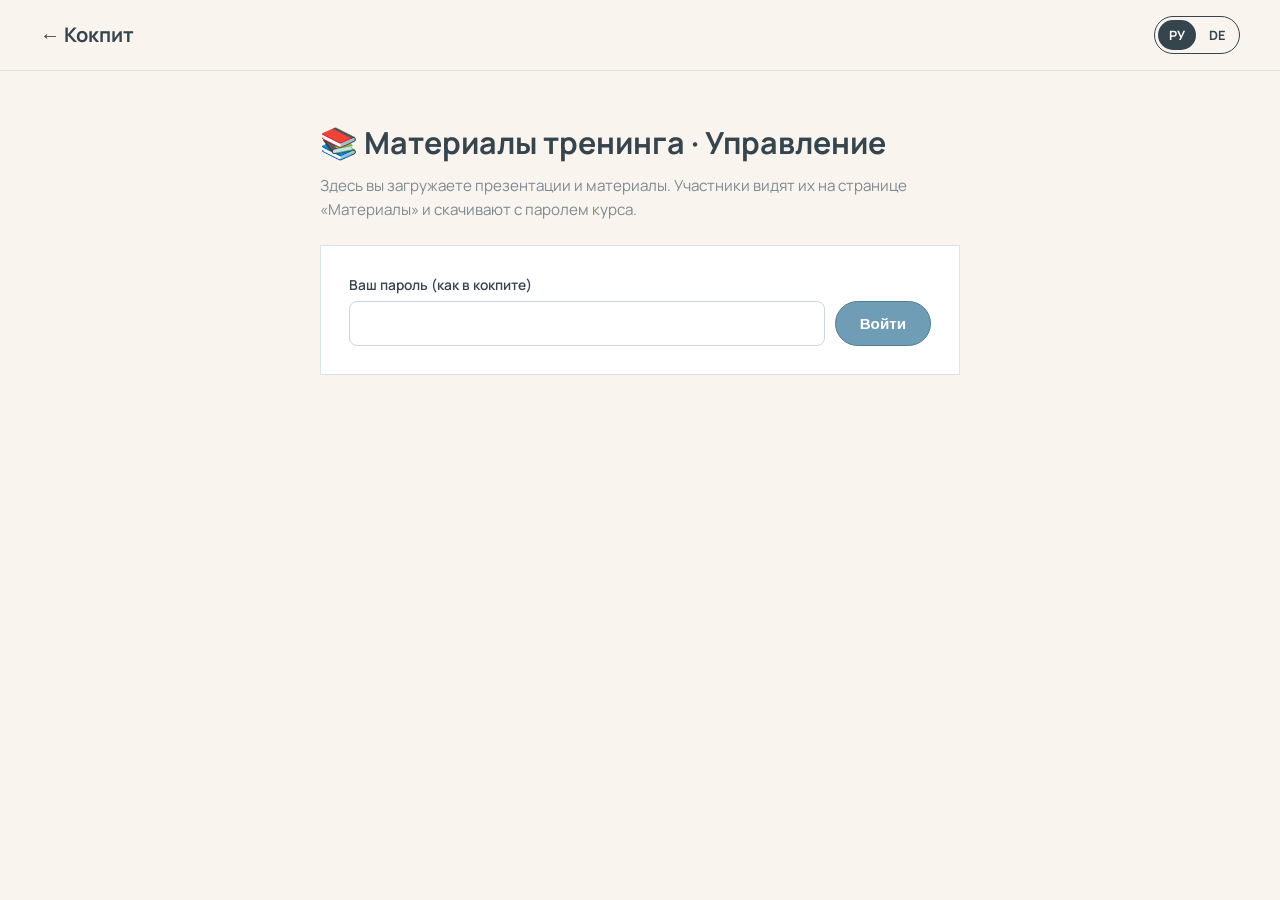
<file: unterlagen-admin.html>
<!DOCTYPE html>
<html lang="ru">
<head>
<meta charset="UTF-8" />
<meta name="viewport" content="width=device-width, initial-scale=1.0" />
<meta name="robots" content="noindex" />
<title>Материалы · Verwaltung — Anna</title>
<link rel="stylesheet" href="assets/fonts/fonts.css">
<style>
  :root{
    --bg:#FAF4EF; --card:#FFFFFF; --ink:#35454E; --muted:#7C8A91;
    --accent:#6E9DB5; --accent-d:#517E96; --peach-soft:#F6E6D8; --line:#DCE3E5;
    --sans:'Manrope',-apple-system,BlinkMacSystemFont,"Segoe UI",Roboto,Arial,sans-serif;
  }
  *{box-sizing:border-box;margin:0;padding:0}
  body{font-family:var(--sans);color:var(--ink);background:var(--bg);line-height:1.6}
  .de{display:none} html[lang="de"] .ru{display:none} html[lang="de"] .de{display:revert}
  header{display:flex;justify-content:space-between;align-items:center;padding:16px clamp(18px,4vw,40px);border-bottom:1px solid var(--line)}
  .brand{font-weight:700;font-size:1.25rem;color:var(--ink);text-decoration:none}
  .lang{display:flex;gap:2px;border:1.5px solid var(--ink);border-radius:999px;padding:3px}
  .lang button{border:0;background:none;cursor:pointer;font:inherit;font-size:.8rem;font-weight:700;padding:5px 11px;border-radius:999px;color:var(--ink)}
  .lang button.active{background:var(--ink);color:#fff}
  .wrap{max-width:680px;margin:0 auto;padding:clamp(24px,5vw,48px) 20px}
  h1{font-weight:700;font-size:clamp(1.4rem,3vw,1.9rem);margin-bottom:6px}
  .lead{color:var(--muted);margin-bottom:22px;font-size:.95rem}
  .card{background:var(--card);border:1px solid var(--line);padding:clamp(18px,4vw,28px);margin-bottom:18px}
  label{display:block;font-weight:600;font-size:.86rem;margin:0 0 5px}
  input[type=password]{width:100%;border:1px solid #cdd6dd;border-radius:8px;padding:11px 13px;font:15px var(--sans);outline:none}
  input[type=password]:focus{border-color:var(--accent)}
  .btn{background:var(--accent);color:#fff;border:1.5px solid var(--accent-d);border-radius:999px;padding:11px 24px;font-weight:600;font-size:.95rem;cursor:pointer}
  .btn:hover{background:var(--accent-d)} .btn:disabled{opacity:.5}
  .btn-sm{padding:7px 14px;font-size:.82rem}
  .btn-danger{background:#c0392b;border-color:#9d2f23}
  .btn-ghost{background:transparent;color:var(--ink);border-color:var(--ink)}
  .drop{border:2px dashed var(--accent);background:var(--peach-soft);padding:26px;text-align:center;border-radius:8px;cursor:pointer;transition:.15s}
  .drop.over{background:#eeddc9}
  .drop input{display:none}
  .hint{font-size:.78rem;color:var(--muted);margin-top:8px}
  table{width:100%;border-collapse:collapse;font-size:.92rem}
  th{text-align:left;font-size:.72rem;text-transform:uppercase;letter-spacing:.05em;color:var(--muted);padding:8px 6px;border-bottom:2px solid var(--line)}
  td{padding:9px 6px;border-bottom:1px solid var(--line);vertical-align:middle;word-break:break-word}
  .msg{margin-top:12px;padding:11px 14px;border-radius:8px;font-size:.9rem;display:none}
  .msg.ok{display:block;background:#e7f1ee;color:#2f6b54;border:1px solid #bfe0d2}
  .msg.err{display:block;background:#fbeaea;color:#c0392b;border:1px solid #f1c6c6}
  .row-actions{display:flex;gap:6px;justify-content:flex-end;flex-wrap:wrap}
</style>
</head>
<body>
<header>
  <a class="brand" href="wunsch.html">← <span class="ru">Кокпит</span><span class="de">Cockpit</span></a>
  <div class="lang"><button data-lang="ru" class="active">РУ</button><button data-lang="de">DE</button></div>
</header>

<div class="wrap">
  <h1>📚 <span class="ru">Материалы тренинга · Управление</span><span class="de">Trainings-Unterlagen · Verwaltung</span></h1>
  <p class="lead"><span class="ru">Здесь вы загружаете презентации и материалы. Участники видят их на странице «Материалы» и скачивают с паролем курса.</span><span class="de">Hier lädst du Präsentationen und Materialien hoch. Teilnehmer sehen sie auf der Seite «Materialien» und laden sie mit dem Kurs-Passwort herunter.</span></p>

  <div class="card">
    <label><span class="ru">Ваш пароль (как в кокпите)</span><span class="de">Dein Passwort (wie im Cockpit)</span></label>
    <div style="display:flex;gap:10px">
      <input id="pw" type="password" autocomplete="current-password" style="flex:1" />
      <button class="btn" id="loginBtn"><span class="ru">Войти</span><span class="de">Anmelden</span></button>
    </div>
    <div class="msg" id="loginMsg"></div>
  </div>

  <div id="panel" style="display:none">
    <div class="card">
      <div style="display:flex;gap:16px;flex-wrap:wrap;margin-bottom:14px;font-size:.92rem">
        <label style="display:flex;align-items:center;gap:7px;margin:0;font-weight:600;cursor:pointer">
          <input type="radio" name="cat" value="lektion" checked style="width:auto">
          <span>📖 <span class="ru">Урок (только просмотр, с водяным знаком)</span><span class="de">Lektion (nur Ansicht, mit Wasserzeichen)</span></span>
        </label>
        <label style="display:flex;align-items:center;gap:7px;margin:0;font-weight:600;cursor:pointer">
          <input type="radio" name="cat" value="download" style="width:auto">
          <span>⬇ <span class="ru">Документ для скачивания (чек-листы и т.п.)</span><span class="de">Dokument zum Download (Checklisten usw.)</span></span>
        </label>
      </div>
      <div class="drop" id="drop">
        <input id="fileInput" type="file" multiple accept=".pdf,.ppt,.pptx,.doc,.docx,.xls,.xlsx,.zip,.png,.jpg,.jpeg,.mp3,.mp4,.txt" />
        <div style="font-size:1.6rem">⬆️</div>
        <b><span class="ru">Перетащите файлы сюда или нажмите</span><span class="de">Dateien hierher ziehen oder klicken</span></b>
        <div class="hint"><span class="ru">PDF, PowerPoint, Word, Excel, ZIP, фото, аудио, видео</span><span class="de">PDF, PowerPoint, Word, Excel, ZIP, Fotos, Audio, Video</span></div>
      </div>
      <div class="msg" id="upMsg"></div>
    </div>

    <div class="card">
      <table>
        <thead><tr><th><span class="ru">Файл</span><span class="de">Datei</span></th><th><span class="ru">Раздел</span><span class="de">Bereich</span></th><th><span class="ru">Размер</span><span class="de">Größe</span></th><th></th></tr></thead>
        <tbody id="list"><tr><td colspan="4" style="color:var(--muted)">…</td></tr></tbody>
      </table>
    </div>
  </div>
</div>

<script>
  var langBtns=document.querySelectorAll('.lang button');
  function setLang(l){document.documentElement.lang=l;langBtns.forEach(function(b){b.classList.toggle('active',b.dataset.lang===l);});try{localStorage.setItem('alc_lang',l);}catch(e){}}
  langBtns.forEach(function(b){b.addEventListener('click',function(){setLang(b.dataset.lang);});});
  try{var s=localStorage.getItem('alc_lang');if(s){setLang(s);}}catch(e){}
  function L(){return document.documentElement.lang;}
  function T(ru,de){return L()==='de'?de:ru;}

  var pwInput=document.getElementById('pw');
  try{var sp=sessionStorage.getItem('unterlagen_pw');if(sp){pwInput.value=sp;}}catch(e){}

  function api(payload){return fetch('unterlagen.php',{method:'POST',headers:{'Content-Type':'application/json'},body:JSON.stringify(payload)}).then(function(r){return r.json().then(function(j){return{ok:r.ok,j:j};});});}
  function show(el,k,t){el.className='msg '+k;el.textContent=t;}
  function fmtSize(b){return b>1048576?(b/1048576).toFixed(1)+' MB':Math.max(1,Math.round(b/1024))+' KB';}

  var loginMsg=document.getElementById('loginMsg'),upMsg=document.getElementById('upMsg');

  function refresh(){
    api({action:'list',password:pwInput.value}).then(function(res){
      if(!res.ok){show(loginMsg,'err',res.j.error||'Fehler');return;}
      if(res.j.role!=='admin'){show(loginMsg,'err',T('Это пароль курса. Нужен ваш пароль из кокпита.','Das ist das Kurs-Passwort. Bitte dein Cockpit-Passwort verwenden.'));return;}
      try{sessionStorage.setItem('unterlagen_pw',pwInput.value);}catch(e){}
      document.getElementById('panel').style.display='block';
      loginMsg.className='msg';
      var tb=document.getElementById('list');tb.innerHTML='';
      if(!res.j.files.length){tb.innerHTML='<tr><td colspan="4" style="color:var(--muted)">'+T('Пока нет файлов.','Noch keine Dateien.')+'</td></tr>';return;}
      res.j.files.forEach(function(f){
        var tr=document.createElement('tr');
        var isDl=f.cat==='download';
        var catBtn='<button class="btn btn-sm btn-ghost" data-cat="'+encodeURIComponent(f.name)+'" data-cur="'+f.cat+'" title="'+T('Переключить раздел','Bereich wechseln')+'">'+(isDl?'⬇ '+T('Скачивание','Download'):'📖 '+T('Урок','Lektion'))+'</button>';
        var dl='<button class="btn btn-sm btn-ghost" data-dl="'+encodeURIComponent(f.name)+'">⬇</button>';
        var rm='<button class="btn btn-sm btn-danger" data-rm="'+encodeURIComponent(f.name)+'">✕</button>';
        tr.innerHTML='<td>'+f.name+'</td><td>'+catBtn+'</td><td style="white-space:nowrap">'+fmtSize(f.size)+'</td><td><div class="row-actions">'+dl+rm+'</div></td>';
        tb.appendChild(tr);
      });
    }).catch(function(){show(loginMsg,'err',T('Ошибка сети.','Netzwerkfehler.'));});
  }
  document.getElementById('loginBtn').addEventListener('click',refresh);
  pwInput.addEventListener('keydown',function(e){if(e.key==='Enter')refresh();});

  // Download über verstecktes Formular (nativer Browser-Download)
  function download(name){
    var f=document.createElement('form');f.method='POST';f.action='unterlagen.php';f.style.display='none';
    [['action','download'],['password',pwInput.value],['file',name]].forEach(function(p){
      var i=document.createElement('input');i.name=p[0];i.value=p[1];f.appendChild(i);});
    document.body.appendChild(f);f.submit();setTimeout(function(){f.remove();},2000);
  }
  document.getElementById('list').addEventListener('click',function(e){
    var b=e.target.closest('button');if(!b)return;
    if(b.dataset.cat){
      var nc=(b.dataset.cur==='download')?'lektion':'download';
      api({action:'set_cat',password:pwInput.value,file:decodeURIComponent(b.dataset.cat),cat:nc}).then(function(res){
        if(res.ok){show(upMsg,'ok',T('Раздел изменён: ','Bereich geändert: ')+res.j.name);refresh();}
        else show(upMsg,'err',res.j.error||'Fehler');
      });
      return;
    }
    if(b.dataset.dl){download(decodeURIComponent(b.dataset.dl));}
    if(b.dataset.rm){
      var n=decodeURIComponent(b.dataset.rm);
      if(!confirm(T('Удалить файл: ','Datei löschen: ')+n+' ?'))return;
      api({action:'delete',password:pwInput.value,file:n}).then(function(res){
        if(res.ok){show(upMsg,'ok',T('Удалено: ','Gelöscht: ')+n);refresh();}
        else show(upMsg,'err',res.j.error||'Fehler');
      });
    }
  });

  // Upload (Klick + Drag&Drop, mehrere Dateien nacheinander)
  var drop=document.getElementById('drop'),fi=document.getElementById('fileInput');
  drop.addEventListener('click',function(){fi.click();});
  ['dragover','dragenter'].forEach(function(ev){drop.addEventListener(ev,function(e){e.preventDefault();drop.classList.add('over');});});
  ['dragleave','drop'].forEach(function(ev){drop.addEventListener(ev,function(e){e.preventDefault();drop.classList.remove('over');});});
  drop.addEventListener('drop',function(e){uploadAll(e.dataTransfer.files);});
  fi.addEventListener('change',function(){uploadAll(fi.files);fi.value='';});

  function uploadAll(files){
    var arr=Array.prototype.slice.call(files);
    if(!arr.length)return;
    var done=0,fail=0;
    show(upMsg,'ok',T('Загрузка… ','Lade hoch… ')+'0/'+arr.length);
    (function next(){
      if(!arr.length){show(upMsg,fail?'err':'ok',T('Готово: ','Fertig: ')+done+(fail?(' · '+T('ошибок: ','Fehler: ')+fail):''));refresh();return;}
      var f=arr.shift();
      var fd=new FormData();fd.append('action','upload');fd.append('password',pwInput.value);fd.append('datei',f);
      fd.append('cat',(document.querySelector('input[name=cat]:checked')||{}).value||'lektion');
      fetch('unterlagen.php',{method:'POST',body:fd}).then(function(r){return r.json().then(function(j){return{ok:r.ok,j:j};});})
        .then(function(res){if(res.ok){done++;}else{fail++;show(upMsg,'err',(res.j.error||'Fehler')+' ('+f.name+')');}
          show(upMsg,fail?'err':'ok',T('Загрузка… ','Lade hoch… ')+done+'/'+(done+fail+arr.length));next();})
        .catch(function(){fail++;next();});
    })();
  }
</script>
</body>
</html>
</file>
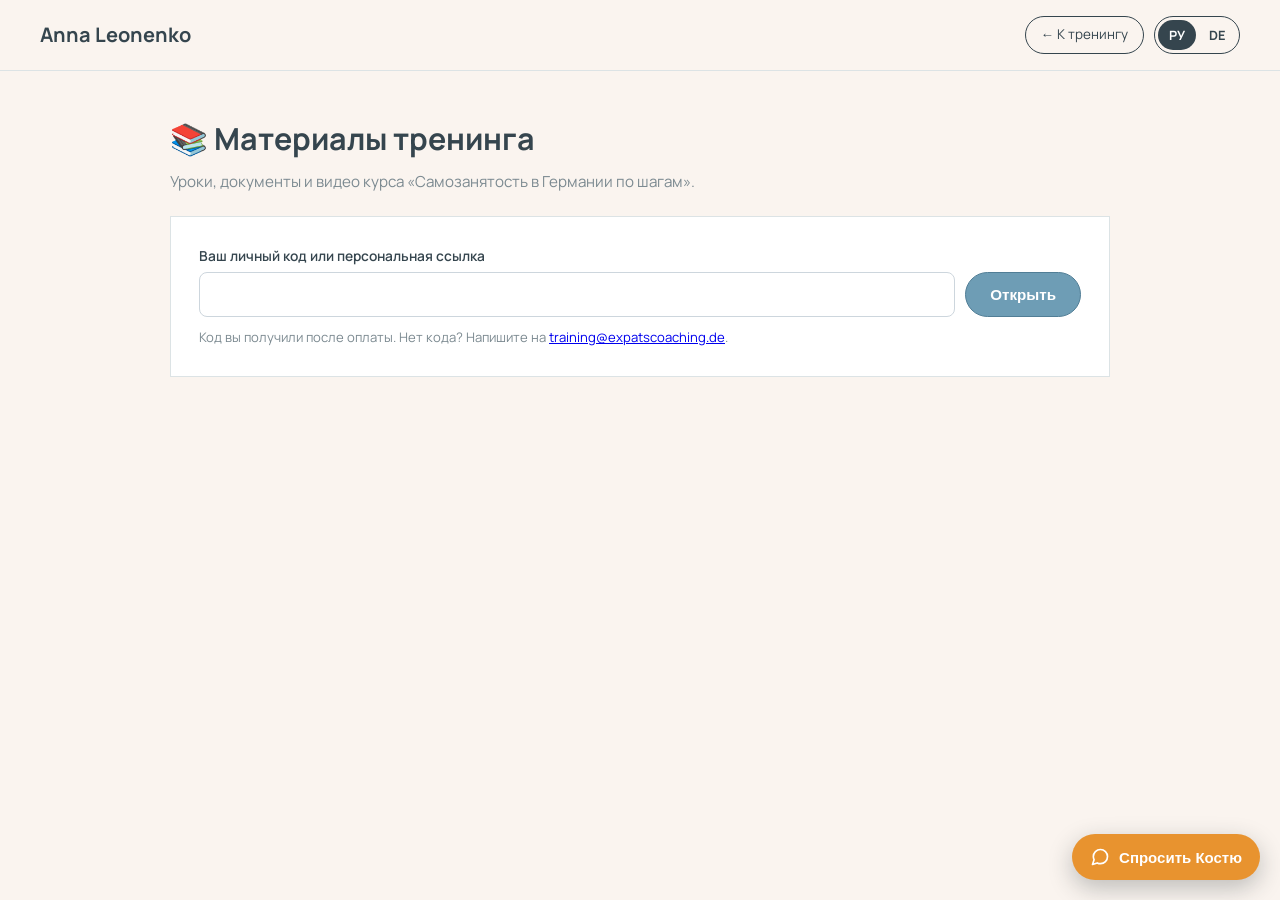
<file: unterlagen.html>
<!DOCTYPE html>
<html lang="ru">
<head>
<meta charset="UTF-8" />
<meta name="viewport" content="width=device-width, initial-scale=1.0" />
<meta name="robots" content="noindex" />
<title>Материалы тренинга · Kursmaterialien</title>
<link rel="stylesheet" href="assets/fonts/fonts.css">
<style>
  :root{
    --bg:#FAF4EF; --card:#FFFFFF; --ink:#35454E; --muted:#7C8A91;
    --accent:#6E9DB5; --accent-d:#517E96; --peach-soft:#F6E6D8; --line:#DCE3E5; --ok:#1b7f43;
    --sans:'Manrope',-apple-system,BlinkMacSystemFont,"Segoe UI",Roboto,Arial,sans-serif;
  }
  *{box-sizing:border-box;margin:0;padding:0}
  body{font-family:var(--sans);color:var(--ink);background:var(--bg);line-height:1.6}
  .de{display:none} html[lang="de"] .ru{display:none} html[lang="de"] .de{display:revert}
  header{display:flex;justify-content:space-between;align-items:center;padding:16px clamp(18px,4vw,40px);border-bottom:1px solid var(--line);background:var(--bg);position:sticky;top:0;z-index:30}
  .brand{font-weight:700;font-size:1.25rem;color:var(--ink);text-decoration:none}
  .nav-right{display:flex;gap:10px;align-items:center}
  .back{text-decoration:none;color:var(--ink);font-size:.84rem;border:1.5px solid var(--ink);border-radius:999px;padding:7px 15px}
  .lang{display:flex;gap:2px;border:1.5px solid var(--ink);border-radius:999px;padding:3px}
  .lang button{border:0;background:none;cursor:pointer;font:inherit;font-size:.8rem;font-weight:700;padding:5px 11px;border-radius:999px;color:var(--ink)}
  .lang button.active{background:var(--ink);color:#fff}
  .wrap{max-width:980px;margin:0 auto;padding:clamp(24px,5vw,44px) 20px}
  h1{font-weight:700;font-size:clamp(1.4rem,3vw,1.9rem);margin-bottom:6px}
  .lead{color:var(--muted);margin-bottom:22px;font-size:.95rem}
  .card{background:var(--card);border:1px solid var(--line);padding:clamp(18px,4vw,28px);margin-bottom:18px}
  label{display:block;font-weight:600;font-size:.86rem;margin:0 0 5px}
  input[type=password]{width:100%;border:1px solid #cdd6dd;border-radius:8px;padding:11px 13px;font:15px var(--sans);outline:none}
  input[type=password]:focus{border-color:var(--accent)}
  .btn{background:var(--accent);color:#fff;border:1.5px solid var(--accent-d);border-radius:999px;padding:11px 24px;font-weight:600;font-size:.95rem;cursor:pointer;text-decoration:none;display:inline-block;text-align:center}
  .btn:hover{background:var(--accent-d)}
  .msg{margin-top:12px;padding:11px 14px;border-radius:8px;font-size:.9rem;display:none}
  .msg.err{display:block;background:#fbeaea;color:#c0392b;border:1px solid #f1c6c6}
  .hint{font-size:.82rem;color:var(--muted);margin-top:10px}
  /* Willkommen + Tabs */
  .hello{display:flex;align-items:center;gap:12px;flex-wrap:wrap;margin-bottom:16px}
  .hello .who{background:var(--peach-soft);border:1px solid #eeddc9;border-radius:999px;padding:7px 16px;font-weight:600;font-size:.9rem}
  .tabs{display:flex;gap:6px;flex-wrap:wrap;margin-bottom:20px;border-bottom:2px solid var(--line);padding-bottom:0}
  .tab{border:0;background:none;cursor:pointer;font:inherit;font-weight:700;font-size:.95rem;color:var(--muted);padding:10px 16px;border-bottom:3px solid transparent;margin-bottom:-2px}
  .tab.active{color:var(--ink);border-bottom-color:var(--accent)}
  .tab .n{display:inline-block;background:var(--line);border-radius:999px;font-size:.72rem;padding:1px 8px;margin-left:6px;color:var(--ink)}
  /* Lektions-Karten */
  .grid{display:grid;grid-template-columns:repeat(auto-fill,minmax(270px,1fr));gap:16px}
  .lesson{background:var(--card);border:1px solid var(--line);display:flex;flex-direction:column;overflow:hidden;transition:box-shadow .15s}
  .lesson:hover{box-shadow:0 6px 22px rgba(53,69,78,.10)}
  .thumb{position:relative;aspect-ratio:4/3;background:linear-gradient(135deg,var(--peach-soft),#eef2f5);display:flex;align-items:center;justify-content:center;overflow:hidden}
  .thumb img{width:100%;height:100%;object-fit:cover;object-position:top center;display:block}
  .thumb .ph{font-size:2.4rem;opacity:.5}
  .badge{position:absolute;top:10px;left:10px;background:var(--accent-d);color:#fff;font-weight:800;font-size:.85rem;border-radius:999px;padding:3px 11px;box-shadow:0 2px 8px rgba(0,0,0,.18)}
  .seen{position:absolute;top:10px;right:10px;background:#e7f4ee;color:var(--ok);border:1px solid #bfe3d0;font-weight:800;font-size:.75rem;border-radius:999px;padding:3px 9px}
  .lesson .body{padding:14px 16px 16px;display:flex;flex-direction:column;gap:10px;flex:1}
  .lesson .ttl{font-weight:700;line-height:1.3;flex:1;word-break:break-word}
  .lesson .btn{padding:9px 18px;font-size:.88rem}
  /* Downloads */
  .dl{display:flex;align-items:center;gap:12px;padding:13px 4px;border-bottom:1px solid var(--line)}
  .dl:last-child{border-bottom:0}
  .dl .ico{font-size:1.5rem;flex:0 0 auto}
  .dl .nm{flex:1;min-width:0;word-break:break-word;font-weight:600}
  .dl .meta{font-size:.78rem;color:var(--muted);font-weight:400}
  /* Video */
  .vid{background:var(--card);border:1px solid var(--line);padding:0 0 12px;overflow:hidden}
  .vid iframe{width:100%;aspect-ratio:16/9;border:0;display:block}
  .vid .cap{padding:10px 14px 0;font-weight:700}
  .empty{color:var(--muted);padding:26px 6px;text-align:center}
</style>
</head>
<body>
<header>
  <a class="brand" href="index.html">Anna Leonenko</a>
  <div class="nav-right">
    <a href="training.html" class="back"><span class="ru">← К тренингу</span><span class="de">← Zum Training</span></a>
    <div class="lang"><button data-lang="ru" class="active">РУ</button><button data-lang="de">DE</button></div>
  </div>
</header>

<div class="wrap">
  <h1>📚 <span class="ru">Материалы тренинга</span><span class="de">Kursmaterialien</span></h1>
  <p class="lead"><span class="ru">Уроки, документы и видео курса «Самозанятость в Германии по шагам».</span><span class="de">Lektionen, Dokumente und Videos zum Training «Selbstständigkeit in Deutschland Schritt für Schritt».</span></p>

  <div class="card" id="loginCard">
    <label><span class="ru">Ваш личный код или персональная ссылка</span><span class="de">Dein persönlicher Code oder Magic-Link</span></label>
    <div style="display:flex;gap:10px">
      <input id="pw" type="password" autocomplete="current-password" style="flex:1" />
      <button class="btn" id="loginBtn"><span class="ru">Открыть</span><span class="de">Öffnen</span></button>
    </div>
    <div class="msg" id="loginMsg"></div>
    <div class="hint"><span class="ru">Код вы получили после оплаты. Нет кода? Напишите на <a href="mailto:training@expatscoaching.de">training@expatscoaching.de</a>.</span><span class="de">Den Code hast du nach der Zahlung erhalten. Kein Code? Schreib an <a href="mailto:training@expatscoaching.de">training@expatscoaching.de</a>.</span></div>
  </div>

  <div id="app" style="display:none">
    <div class="hello">
      <div class="who" id="who"></div>
      <div class="hint" style="margin:0"><span class="ru">Материалы открываются в защищённом просмотре с вашим именем.</span><span class="de">Die Materialien öffnen sich in der geschützten Ansicht mit deinem Namen.</span></div>
    </div>
    <div class="tabs">
      <button class="tab active" data-tab="lessons">📖 <span class="ru">Уроки</span><span class="de">Lektionen</span><span class="n" id="nLessons">0</span></button>
      <button class="tab" data-tab="docs">⬇ <span class="ru">Документы</span><span class="de">Dokumente</span><span class="n" id="nDocs">0</span></button>
      <button class="tab" data-tab="videos">🎬 <span class="ru">Видео</span><span class="de">Videos</span><span class="n" id="nVideos">0</span></button>
    </div>

    <div id="tab-lessons">
      <div class="grid" id="lessonGrid"></div>
      <div class="empty" id="lessonEmpty" style="display:none"><span class="ru">Уроки скоро появятся здесь.</span><span class="de">Die Lektionen erscheinen bald hier.</span></div>
    </div>

    <div id="tab-docs" style="display:none">
      <div class="card" style="margin-bottom:0">
        <div id="docList"></div>
        <div class="empty" id="docEmpty" style="display:none"><span class="ru">Чек-листы и документы для скачивания скоро появятся здесь.</span><span class="de">Checklisten und Dokumente zum Herunterladen erscheinen bald hier.</span></div>
      </div>
    </div>

    <div id="tab-videos" style="display:none">
      <div id="videoList" style="display:grid;gap:16px"></div>
      <div class="empty" id="videoEmpty" style="display:none"><span class="ru">Видео к урокам появятся здесь после занятий.</span><span class="de">Die Videos zu den Lektionen erscheinen hier nach den Terminen.</span></div>
    </div>
  </div>
</div>

<script>
  var langBtns=document.querySelectorAll('.lang button');
  function setLang(l){document.documentElement.lang=l;langBtns.forEach(function(b){b.classList.toggle('active',b.dataset.lang===l);});try{localStorage.setItem('alc_lang',l);}catch(e){}}
  langBtns.forEach(function(b){b.addEventListener('click',function(){setLang(b.dataset.lang);});});
  try{var s=localStorage.getItem('alc_lang');if(s){setLang(s);}}catch(e){}
  function T(ru,de){return document.documentElement.lang==='de'?de:ru;}
  function esc(x){return String(x).replace(/&/g,'&amp;').replace(/</g,'&lt;').replace(/>/g,'&gt;').replace(/"/g,'&quot;');}

  var pwInput=document.getElementById('pw'),loginMsg=document.getElementById('loginMsg');
  try{var sp=sessionStorage.getItem('kurs_pw');if(sp){pwInput.value=sp;}}catch(e){}
  // Magic-Link: unterlagen.html?k=CODE -> automatisch anmelden, Code aus der URL entfernen
  try{
    var mk=new URLSearchParams(location.search).get('k');
    if(mk){pwInput.value=mk.trim();history.replaceState(null,'',location.pathname);}
  }catch(e){}

  var ICONS={pdf:'📄',ppt:'📊',pptx:'📊',doc:'📝',docx:'📝',xls:'📈',xlsx:'📈',zip:'🗜️',png:'🖼️',jpg:'🖼️',jpeg:'🖼️',mp3:'🎧',mp4:'🎬',txt:'📄'};
  function fmtSize(b){return b>1048576?(b/1048576).toFixed(1)+' MB':Math.max(1,Math.round(b/1024))+' KB';}
  // "01_Мой_план.pdf" -> {num:"01", title:"Мой план"}
  function parseName(n){
    var base=n.replace(/\.[^.]+$/,'');
    var m=base.match(/^(\d{1,2})[\s._-]+(.*)$/);
    var num=m?m[1]:null, t=(m?m[2]:base).replace(/[_]+/g,' ').trim();
    return {num:num,title:t||base};
  }
  function isSeen(n){try{return localStorage.getItem('viewed_'+n)==='1';}catch(e){return false;}}

  // Tabs
  document.querySelectorAll('.tab').forEach(function(t){
    t.addEventListener('click',function(){
      document.querySelectorAll('.tab').forEach(function(x){x.classList.toggle('active',x===t);});
      ['lessons','docs','videos'].forEach(function(k){document.getElementById('tab-'+k).style.display=(t.dataset.tab===k)?'':'none';});
    });
  });

  function open_(){
    fetch('unterlagen.php',{method:'POST',headers:{'Content-Type':'application/json'},body:JSON.stringify({action:'list',password:pwInput.value})})
      .then(function(r){return r.json().then(function(j){return{ok:r.ok,j:j};});})
      .then(function(res){
        if(!res.ok){loginMsg.className='msg err';loginMsg.textContent=res.j.error||T('Ошибка.','Fehler.');return;}
        try{sessionStorage.setItem('kurs_pw',pwInput.value);}catch(e){}
        loginMsg.className='msg';
        document.getElementById('loginCard').style.display='none';
        document.getElementById('app').style.display='block';
        var who=document.getElementById('who');
        who.textContent='👋 '+(res.j.wm||'').replace(/ · expatscoaching\.de$/,'');
        render(res.j);
      })
      .catch(function(){loginMsg.className='msg err';loginMsg.textContent=T('Ошибка сети.','Netzwerkfehler.');});
  }
  document.getElementById('loginBtn').addEventListener('click',open_);
  pwInput.addEventListener('keydown',function(e){if(e.key==='Enter')open_();});
  if(pwInput.value)open_();

  function render(j){
    var lessons=j.files.filter(function(f){return f.cat!=='download'&&f.name.split('.').pop().toLowerCase()==='pdf';});
    var docs=j.files.filter(function(f){return f.cat==='download';});
    var videos=j.videos||[];
    document.getElementById('nLessons').textContent=lessons.length;
    document.getElementById('nDocs').textContent=docs.length;
    document.getElementById('nVideos').textContent=videos.length;

    // Уроки: Karten
    var g=document.getElementById('lessonGrid');g.innerHTML='';
    document.getElementById('lessonEmpty').style.display=lessons.length?'none':'block';
    lessons.forEach(function(f,i){
      var p=parseName(f.name);
      var card=document.createElement('div');card.className='lesson';
      card.innerHTML='<div class="thumb"><span class="ph">📄</span>'
        +'<span class="badge">'+(p.num||('0'+(i+1)).slice(-2))+'</span>'
        +(isSeen(f.name)?'<span class="seen">✓ <span class="ru">просмотрено</span><span class="de">gesehen</span></span>':'')
        +'</div>'
        +'<div class="body"><div class="ttl">'+esc((p.num?p.num+' · ':'')+p.title)+'</div>'
        +'<a class="btn" href="viewer.html?f='+encodeURIComponent(f.name)+'"><span class="ru">Смотреть</span><span class="de">Ansehen</span></a></div>';
      card.dataset.file=f.name;
      g.appendChild(card);
    });
    setLang(document.documentElement.lang);
    loadThumbs(lessons);

    // Документы (Downloads erlaubt)
    var dl=document.getElementById('docList');dl.innerHTML='';
    document.getElementById('docEmpty').style.display=docs.length?'none':'block';
    docs.forEach(function(f){
      var ext=f.name.split('.').pop().toLowerCase();
      var d=document.createElement('div');d.className='dl';
      var pn=parseName(f.name);
      d.innerHTML='<div class="ico">'+(ICONS[ext]||'📄')+'</div>'
        +'<div class="nm">'+esc((pn.num?pn.num+' · ':'')+pn.title)+'<div class="meta">'+fmtSize(f.size)+'</div></div>'
        +'<button class="btn" style="padding:8px 18px;font-size:.85rem" data-dl="'+encodeURIComponent(f.name)+'">⬇ <span class="ru">Скачать</span><span class="de">Laden</span></button>';
      dl.appendChild(d);
    });

    // Видео
    var vl=document.getElementById('videoList');vl.innerHTML='';
    document.getElementById('videoEmpty').style.display=videos.length?'none':'block';
    videos.forEach(function(v){
      if(!v.url)return;
      var d=document.createElement('div');d.className='vid';
      d.innerHTML='<div class="cap"></div><iframe allow="fullscreen" loading="lazy"></iframe>';
      d.querySelector('.cap').textContent=(document.documentElement.lang==='de'?(v.t_de||v.t_ru||''):(v.t_ru||v.t_de||''));
      d.querySelector('iframe').src=v.url;
      vl.appendChild(d);
    });
    setLang(document.documentElement.lang);
  }

  // PDF-Thumbnails: Seite 1 klein rendern, in localStorage cachen (nur Dateien bis 6 MB)
  function loadThumbs(lessons){
    import('./assets/pdfjs/pdf.min.mjs').then(function(mod){
      mod.GlobalWorkerOptions.workerSrc='./assets/pdfjs/pdf.worker.min.mjs';
      var queue=lessons.slice(0);
      (function next(){
        if(!queue.length)return;
        var f=queue.shift();
        var key='thumb_'+f.name+'_'+f.mtime;
        var cardThumb=null;
        document.querySelectorAll('.lesson').forEach(function(c){if(c.dataset.file===f.name)cardThumb=c.querySelector('.thumb');});
        if(!cardThumb){next();return;}
        var cached=null;try{cached=localStorage.getItem(key);}catch(e){}
        if(cached){setThumb(cardThumb,cached);next();return;}
        if(f.size>6*1048576){next();return;}
        fetch('unterlagen.php',{method:'POST',headers:{'Content-Type':'application/json'},body:JSON.stringify({action:'view',password:pwInput.value,file:f.name})})
          .then(function(r){if(!r.ok)throw 0;return r.arrayBuffer();})
          .then(function(buf){return mod.getDocument({data:buf}).promise;})
          .then(function(pdf){return pdf.getPage(1);})
          .then(function(page){
            var vp=page.getViewport({scale:1});
            var s=360/vp.width, v2=page.getViewport({scale:s});
            var c=document.createElement('canvas');c.width=v2.width;c.height=v2.height;
            return page.render({canvasContext:c.getContext('2d'),viewport:v2}).promise.then(function(){return c;});
          })
          .then(function(c){
            var url=c.toDataURL('image/jpeg',0.72);
            try{localStorage.setItem(key,url);}catch(e){}
            setThumb(cardThumb,url);next();
          })
          .catch(function(){next();});
      })();
    }).catch(function(){});
  }
  function setThumb(el,url){
    var ph=el.querySelector('.ph');if(ph)ph.remove();
    var img=document.createElement('img');img.src=url;el.insertBefore(img,el.firstChild);
  }

  // Downloads (nur Kategorie "Документы")
  document.getElementById('tab-docs').addEventListener('click',function(e){
    var b=e.target.closest('button');if(!b||!b.dataset.dl)return;
    var f=document.createElement('form');f.method='POST';f.action='unterlagen.php';f.style.display='none';
    [['action','download'],['password',pwInput.value],['file',decodeURIComponent(b.dataset.dl)]].forEach(function(p){
      var i=document.createElement('input');i.name=p[0];i.value=p[1];f.appendChild(i);});
    document.body.appendChild(f);f.submit();setTimeout(function(){f.remove();},2000);
  });
</script>
<script defer src="kostja.js"></script>
</body>
</html>
</file>
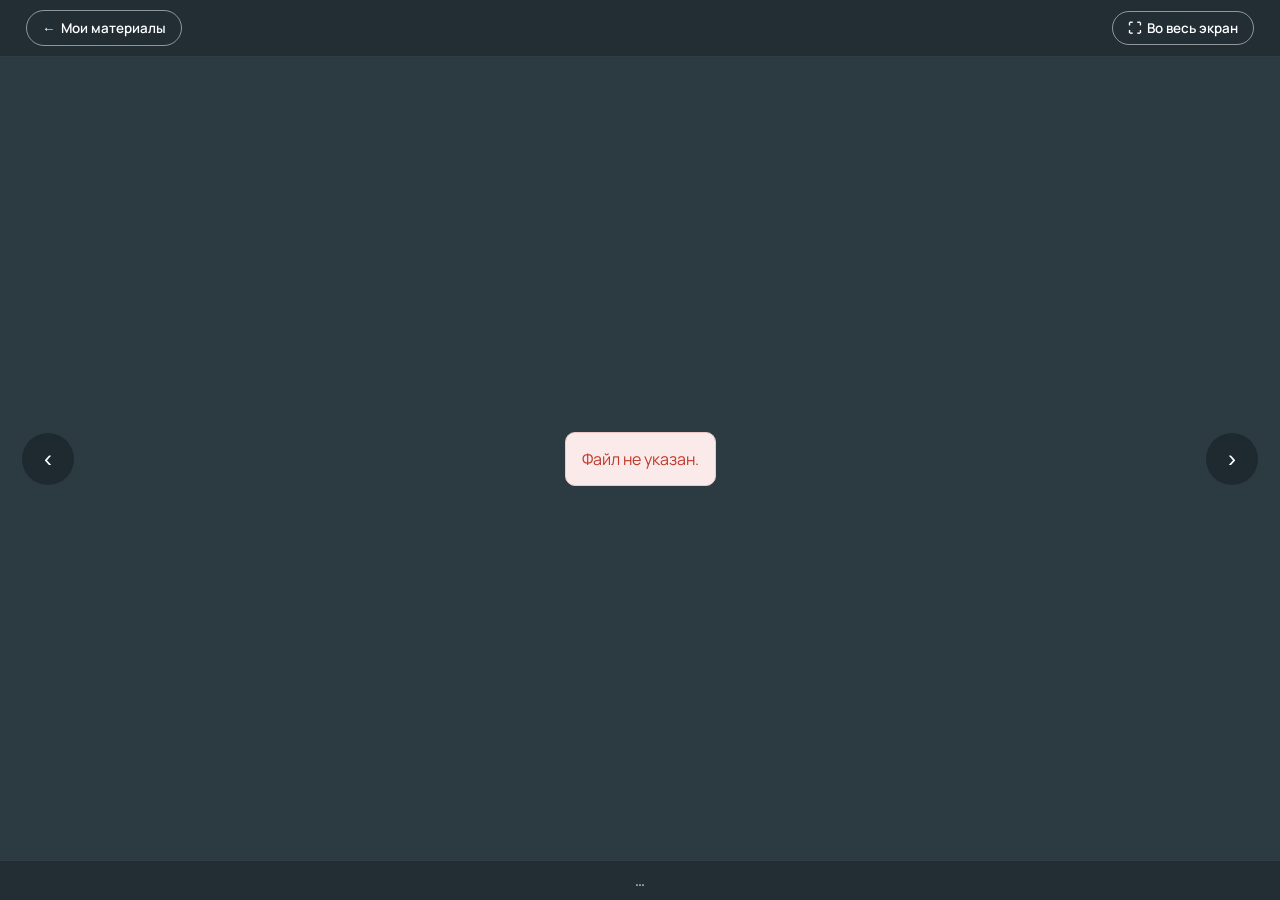
<file: viewer.html>
<!DOCTYPE html>
<html lang="ru">
<head>
<meta charset="UTF-8" />
<meta name="viewport" content="width=device-width, initial-scale=1.0" />
<meta name="robots" content="noindex" />
<title>Просмотр · Ansicht</title>
<link rel="stylesheet" href="assets/fonts/fonts.css">
<style>
  :root{--bg:#2c3a42;--ink:#35454E;--muted:#9fb0b8;--accent:#6E9DB5;--accent-d:#517E96;
    --sans:'Manrope',-apple-system,BlinkMacSystemFont,"Segoe UI",Roboto,Arial,sans-serif}
  *{box-sizing:border-box;margin:0;padding:0}
  html,body{height:100%}
  body{font-family:var(--sans);background:var(--bg);color:#fff;line-height:1.5;-webkit-user-select:none;user-select:none;display:flex;flex-direction:column;overflow:hidden}
  .de{display:none} html[lang="de"] .ru{display:none} html[lang="de"] .de{display:revert}
  header{flex:0 0 auto;display:flex;align-items:center;gap:10px;padding:10px clamp(12px,3vw,26px);background:rgba(34,45,52,.96);border-bottom:1px solid rgba(255,255,255,.08)}
  .hbtn{display:inline-flex;align-items:center;gap:6px;text-decoration:none;color:#fff;font-size:.84rem;font-weight:600;border:1.5px solid rgba(255,255,255,.5);border-radius:999px;padding:7px 15px;background:none;cursor:pointer;white-space:nowrap;font-family:var(--sans)}
  .hbtn:hover{background:rgba(255,255,255,.12)}
  .ttl{flex:1;min-width:0;font-weight:700;font-size:.95rem;white-space:nowrap;overflow:hidden;text-overflow:ellipsis}
  /* Bühne: eine Folie, zentriert */
  .stage{flex:1;position:relative;display:flex;align-items:center;justify-content:center;padding:14px;min-height:0}
  .stage canvas{max-width:100%;max-height:100%;width:auto;height:auto;background:#fff;box-shadow:0 8px 30px rgba(0,0,0,.45);display:block}
  .arrow{position:absolute;top:50%;transform:translateY(-50%);z-index:5;width:52px;height:52px;border-radius:50%;border:0;cursor:pointer;font-size:1.5rem;color:#fff;background:rgba(20,28,33,.55);transition:.15s;display:flex;align-items:center;justify-content:center}
  .arrow:hover{background:rgba(20,28,33,.85)}
  .arrow:disabled{opacity:.25;cursor:default}
  #prev{left:clamp(8px,2vw,22px)} #next{right:clamp(8px,2vw,22px)}
  /* Fußleiste */
  footer{flex:0 0 auto;display:flex;align-items:center;justify-content:center;gap:14px;padding:9px 14px;background:rgba(34,45,52,.96);border-top:1px solid rgba(255,255,255,.08);font-size:.88rem}
  .pg{min-width:70px;text-align:center;color:var(--muted);font-weight:700}
  .load{color:var(--muted);text-align:center;font-size:.95rem}
  .err{background:#fbeaea;color:#c0392b;border:1px solid #f1c6c6;border-radius:10px;padding:14px 16px;max-width:560px;text-align:center}
  :fullscreen body, body:fullscreen{background:#1d262c}
  @media print { body{display:none !important} }
  @media(max-width:640px){ .arrow{width:42px;height:42px} .ttl{font-size:.85rem} }
</style>
</head>
<body oncontextmenu="return false">
<header>
  <a class="hbtn" href="unterlagen.html" id="backBtn">← <span class="ru">Мои материалы</span><span class="de">Meine Materialien</span></a>
  <div class="ttl" id="ttl"></div>
  <button class="hbtn" id="fsBtn" title="Vollbild / Во весь экран">⛶ <span class="ru">Во весь экран</span><span class="de">Vollbild</span></button>
</header>

<div class="stage" id="stage">
  <button class="arrow" id="prev" aria-label="назад">‹</button>
  <div class="load" id="load"><span class="ru">Загружаю документ…</span><span class="de">Dokument wird geladen…</span></div>
  <button class="arrow" id="next" aria-label="вперёд">›</button>
</div>

<footer>
  <div class="pg" id="pg">…</div>
</footer>

<script type="module">
  import * as pdfjsLib from './assets/pdfjs/pdf.min.mjs';
  pdfjsLib.GlobalWorkerOptions.workerSrc = './assets/pdfjs/pdf.worker.min.mjs';

  var L=(localStorage.getItem('alc_lang')==='de')?'de':'ru';
  document.documentElement.lang=L;
  function T(ru,de){return L==='de'?de:ru;}

  var params=new URLSearchParams(location.search);
  var fname=params.get('f')||'';
  document.getElementById('ttl').textContent=fname.replace(/\.[^.]+$/,'').replace(/^(\d{1,2})[\s._-]+/,'$1 · ').replace(/_/g,' ');
  document.title=fname;

  var pw='';try{pw=sessionStorage.getItem('kurs_pw')||'';}catch(e){}
  var stage=document.getElementById('stage'),loadEl=document.getElementById('load'),pgEl=document.getElementById('pg');
  var btnPrev=document.getElementById('prev'),btnNext=document.getElementById('next');
  function showErr(m){if(loadEl)loadEl.remove();var d=document.createElement('div');d.className='err';d.textContent=m;stage.insertBefore(d,btnNext);}

  var pdfDoc=null,cur=1,total=0,wmText='expatscoaching.de',cache={},rendering=false;

  function renderPage(n){
    if(cache[n])return Promise.resolve(cache[n]);
    return pdfDoc.getPage(n).then(function(page){
      var vp=page.getViewport({scale:1});
      // Qualität: an Bildschirm anpassen (bis 2x devicePixelRatio, max ~2200px Breite)
      var target=Math.min(2200,Math.max(window.innerWidth,window.innerHeight)*Math.min(window.devicePixelRatio||1,2));
      var s=target/vp.width;
      var v2=page.getViewport({scale:s});
      var c=document.createElement('canvas');c.width=v2.width;c.height=v2.height;
      return page.render({canvasContext:c.getContext('2d'),viewport:v2}).promise.then(function(){
        var ctx=c.getContext('2d');
        ctx.save();ctx.globalAlpha=0.13;ctx.fillStyle='#35454E';
        ctx.font='bold '+Math.round(c.width/28)+'px Manrope, Arial, sans-serif';
        ctx.translate(c.width/2,c.height/2);ctx.rotate(-Math.PI/7);ctx.textAlign='center';
        ctx.fillText(wmText,0,-c.height/6);ctx.fillText(wmText,0,c.height/6);
        ctx.restore();
        cache[n]=c;return c;
      });
    });
  }
  function show(n){
    if(!pdfDoc||n<1||n>total||rendering)return;
    rendering=true;cur=n;
    pgEl.textContent=cur+' / '+total;
    btnPrev.disabled=(cur<=1);btnNext.disabled=(cur>=total);
    renderPage(n).then(function(c){
      var old=stage.querySelector('canvas');
      if(old)old.remove();
      if(loadEl){loadEl.remove();loadEl=null;}
      stage.insertBefore(c,btnNext);
      rendering=false;
      if(n<total)renderPage(n+1); // nächste Folie vorladen
    }).catch(function(){rendering=false;});
  }

  if(!fname){showErr(T('Файл не указан.','Keine Datei angegeben.'));}
  else if(!pw){location.href='unterlagen.html';}
  else{
    fetch('unterlagen.php',{method:'POST',headers:{'Content-Type':'application/json'},body:JSON.stringify({action:'list',password:pw})})
      .then(function(r){return r.ok?r.json():null;})
      .then(function(j){ if(j&&j.wm)wmText=j.wm+' · expatscoaching.de'; return fetch('unterlagen.php',{method:'POST',headers:{'Content-Type':'application/json'},body:JSON.stringify({action:'view',password:pw,file:fname})}); })
      .then(function(r){ if(!r.ok)throw new Error(r.status===401?T('Код недействителен — войдите заново.','Code ungültig — bitte neu anmelden.'):T('Файл недоступен.','Datei nicht verfügbar.')); return r.arrayBuffer(); })
      .then(function(buf){ return pdfjsLib.getDocument({data:buf}).promise; })
      .then(function(pdf){
        pdfDoc=pdf;total=pdf.numPages;
        try{localStorage.setItem('viewed_'+fname,'1');}catch(e){}
        show(1);
      })
      .catch(function(e){showErr(e.message||T('Ошибка загрузки.','Ladefehler.'));});
  }

  // Blättern: Buttons, Tastatur, Wischen
  btnPrev.addEventListener('click',function(){show(cur-1);});
  btnNext.addEventListener('click',function(){show(cur+1);});
  document.addEventListener('keydown',function(e){
    if(e.key==='ArrowRight'||e.key===' '||e.key==='PageDown'){e.preventDefault();show(cur+1);}
    else if(e.key==='ArrowLeft'||e.key==='PageUp'){e.preventDefault();show(cur-1);}
    else if(e.key.toLowerCase()==='f'){toggleFs();}
    else if((e.ctrlKey||e.metaKey)&&['p','s','c'].indexOf(e.key.toLowerCase())>-1){e.preventDefault();}
  });
  var tx=null;
  stage.addEventListener('touchstart',function(e){tx=e.changedTouches[0].clientX;},{passive:true});
  stage.addEventListener('touchend',function(e){
    if(tx===null)return;
    var dx=e.changedTouches[0].clientX-tx;tx=null;
    if(Math.abs(dx)>45){if(dx<0)show(cur+1);else show(cur-1);}
  },{passive:true});

  // Vollbild
  var fsBtn=document.getElementById('fsBtn');
  function toggleFs(){
    if(document.fullscreenElement){document.exitFullscreen();}
    else{document.documentElement.requestFullscreen().catch(function(){});}
  }
  fsBtn.addEventListener('click',toggleFs);
</script>
</body>
</html>
</file>
<file: assets/fonts/fonts.css>
/* cyrillic-ext */
@font-face {
  font-family: 'Literata';
  font-style: italic;
  font-weight: 400;
  font-display: swap;
  src: url(literata_v40_or3NQ6P12-iJxAIgLYT1PLs1a-t7PU0AbeE9KPxYzNiCp1OUedn8VrLmQ0iSh8g.woff2) format('woff2');
  unicode-range: U+0460-052F, U+1C80-1C8A, U+20B4, U+2DE0-2DFF, U+A640-A69F, U+FE2E-FE2F;
}
/* cyrillic */
@font-face {
  font-family: 'Literata';
  font-style: italic;
  font-weight: 400;
  font-display: swap;
  src: url(literata_v40_or3NQ6P12-iJxAIgLYT1PLs1a-t7PU0AbeE9KPxYzNiCp1OUedn8VrLmSkiSh8g.woff2) format('woff2');
  unicode-range: U+0301, U+0400-045F, U+0490-0491, U+04B0-04B1, U+2116;
}
/* greek-ext */
@font-face {
  font-family: 'Literata';
  font-style: italic;
  font-weight: 400;
  font-display: swap;
  src: url(literata_v40_or3NQ6P12-iJxAIgLYT1PLs1a-t7PU0AbeE9KPxYzNiCp1OUedn8VrLmQkiSh8g.woff2) format('woff2');
  unicode-range: U+1F00-1FFF;
}
/* greek */
@font-face {
  font-family: 'Literata';
  font-style: italic;
  font-weight: 400;
  font-display: swap;
  src: url(literata_v40_or3NQ6P12-iJxAIgLYT1PLs1a-t7PU0AbeE9KPxYzNiCp1OUedn8VrLmTUiSh8g.woff2) format('woff2');
  unicode-range: U+0370-0377, U+037A-037F, U+0384-038A, U+038C, U+038E-03A1, U+03A3-03FF;
}
/* vietnamese */
@font-face {
  font-family: 'Literata';
  font-style: italic;
  font-weight: 400;
  font-display: swap;
  src: url(literata_v40_or3NQ6P12-iJxAIgLYT1PLs1a-t7PU0AbeE9KPxYzNiCp1OUedn8VrLmQUiSh8g.woff2) format('woff2');
  unicode-range: U+0102-0103, U+0110-0111, U+0128-0129, U+0168-0169, U+01A0-01A1, U+01AF-01B0, U+0300-0301, U+0303-0304, U+0308-0309, U+0323, U+0329, U+1EA0-1EF9, U+20AB;
}
/* latin-ext */
@font-face {
  font-family: 'Literata';
  font-style: italic;
  font-weight: 400;
  font-display: swap;
  src: url(literata_v40_or3NQ6P12-iJxAIgLYT1PLs1a-t7PU0AbeE9KPxYzNiCp1OUedn8VrLmQEiSh8g.woff2) format('woff2');
  unicode-range: U+0100-02BA, U+02BD-02C5, U+02C7-02CC, U+02CE-02D7, U+02DD-02FF, U+0304, U+0308, U+0329, U+1D00-1DBF, U+1E00-1E9F, U+1EF2-1EFF, U+2020, U+20A0-20AB, U+20AD-20C0, U+2113, U+2C60-2C7F, U+A720-A7FF;
}
/* latin */
@font-face {
  font-family: 'Literata';
  font-style: italic;
  font-weight: 400;
  font-display: swap;
  src: url(literata_v40_or3NQ6P12-iJxAIgLYT1PLs1a-t7PU0AbeE9KPxYzNiCp1OUedn8VrLmTkiS.woff2) format('woff2');
  unicode-range: U+0000-00FF, U+0131, U+0152-0153, U+02BB-02BC, U+02C6, U+02DA, U+02DC, U+0304, U+0308, U+0329, U+2000-206F, U+20AC, U+2122, U+2191, U+2193, U+2212, U+2215, U+FEFF, U+FFFD;
}
/* cyrillic-ext */
@font-face {
  font-family: 'Literata';
  font-style: italic;
  font-weight: 500;
  font-display: swap;
  src: url(literata_v40_or3NQ6P12-iJxAIgLYT1PLs1a-t7PU0AbeE9KPxYzNiCp1OUedn8VrLmQ0iSh8g.woff2) format('woff2');
  unicode-range: U+0460-052F, U+1C80-1C8A, U+20B4, U+2DE0-2DFF, U+A640-A69F, U+FE2E-FE2F;
}
/* cyrillic */
@font-face {
  font-family: 'Literata';
  font-style: italic;
  font-weight: 500;
  font-display: swap;
  src: url(literata_v40_or3NQ6P12-iJxAIgLYT1PLs1a-t7PU0AbeE9KPxYzNiCp1OUedn8VrLmSkiSh8g.woff2) format('woff2');
  unicode-range: U+0301, U+0400-045F, U+0490-0491, U+04B0-04B1, U+2116;
}
/* greek-ext */
@font-face {
  font-family: 'Literata';
  font-style: italic;
  font-weight: 500;
  font-display: swap;
  src: url(literata_v40_or3NQ6P12-iJxAIgLYT1PLs1a-t7PU0AbeE9KPxYzNiCp1OUedn8VrLmQkiSh8g.woff2) format('woff2');
  unicode-range: U+1F00-1FFF;
}
/* greek */
@font-face {
  font-family: 'Literata';
  font-style: italic;
  font-weight: 500;
  font-display: swap;
  src: url(literata_v40_or3NQ6P12-iJxAIgLYT1PLs1a-t7PU0AbeE9KPxYzNiCp1OUedn8VrLmTUiSh8g.woff2) format('woff2');
  unicode-range: U+0370-0377, U+037A-037F, U+0384-038A, U+038C, U+038E-03A1, U+03A3-03FF;
}
/* vietnamese */
@font-face {
  font-family: 'Literata';
  font-style: italic;
  font-weight: 500;
  font-display: swap;
  src: url(literata_v40_or3NQ6P12-iJxAIgLYT1PLs1a-t7PU0AbeE9KPxYzNiCp1OUedn8VrLmQUiSh8g.woff2) format('woff2');
  unicode-range: U+0102-0103, U+0110-0111, U+0128-0129, U+0168-0169, U+01A0-01A1, U+01AF-01B0, U+0300-0301, U+0303-0304, U+0308-0309, U+0323, U+0329, U+1EA0-1EF9, U+20AB;
}
/* latin-ext */
@font-face {
  font-family: 'Literata';
  font-style: italic;
  font-weight: 500;
  font-display: swap;
  src: url(literata_v40_or3NQ6P12-iJxAIgLYT1PLs1a-t7PU0AbeE9KPxYzNiCp1OUedn8VrLmQEiSh8g.woff2) format('woff2');
  unicode-range: U+0100-02BA, U+02BD-02C5, U+02C7-02CC, U+02CE-02D7, U+02DD-02FF, U+0304, U+0308, U+0329, U+1D00-1DBF, U+1E00-1E9F, U+1EF2-1EFF, U+2020, U+20A0-20AB, U+20AD-20C0, U+2113, U+2C60-2C7F, U+A720-A7FF;
}
/* latin */
@font-face {
  font-family: 'Literata';
  font-style: italic;
  font-weight: 500;
  font-display: swap;
  src: url(literata_v40_or3NQ6P12-iJxAIgLYT1PLs1a-t7PU0AbeE9KPxYzNiCp1OUedn8VrLmTkiS.woff2) format('woff2');
  unicode-range: U+0000-00FF, U+0131, U+0152-0153, U+02BB-02BC, U+02C6, U+02DA, U+02DC, U+0304, U+0308, U+0329, U+2000-206F, U+20AC, U+2122, U+2191, U+2193, U+2212, U+2215, U+FEFF, U+FFFD;
}
/* cyrillic-ext */
@font-face {
  font-family: 'Literata';
  font-style: normal;
  font-weight: 400;
  font-display: swap;
  src: url(literata_v40_or3PQ6P12-iJxAIgLa78DkTtAoDhk0oVpaK3YLanFLHpPf2TbLi4J_zWTFCW.woff2) format('woff2');
  unicode-range: U+0460-052F, U+1C80-1C8A, U+20B4, U+2DE0-2DFF, U+A640-A69F, U+FE2E-FE2F;
}
/* cyrillic */
@font-face {
  font-family: 'Literata';
  font-style: normal;
  font-weight: 400;
  font-display: swap;
  src: url(literata_v40_or3PQ6P12-iJxAIgLa78DkTtAoDhk0oVpaK3YLanFLHpPf2TbLi4J_XWTFCW.woff2) format('woff2');
  unicode-range: U+0301, U+0400-045F, U+0490-0491, U+04B0-04B1, U+2116;
}
/* greek-ext */
@font-face {
  font-family: 'Literata';
  font-style: normal;
  font-weight: 400;
  font-display: swap;
  src: url(literata_v40_or3PQ6P12-iJxAIgLa78DkTtAoDhk0oVpaK3YLanFLHpPf2TbLi4J_3WTFCW.woff2) format('woff2');
  unicode-range: U+1F00-1FFF;
}
/* greek */
@font-face {
  font-family: 'Literata';
  font-style: normal;
  font-weight: 400;
  font-display: swap;
  src: url(literata_v40_or3PQ6P12-iJxAIgLa78DkTtAoDhk0oVpaK3YLanFLHpPf2TbLi4J_LWTFCW.woff2) format('woff2');
  unicode-range: U+0370-0377, U+037A-037F, U+0384-038A, U+038C, U+038E-03A1, U+03A3-03FF;
}
/* vietnamese */
@font-face {
  font-family: 'Literata';
  font-style: normal;
  font-weight: 400;
  font-display: swap;
  src: url(literata_v40_or3PQ6P12-iJxAIgLa78DkTtAoDhk0oVpaK3YLanFLHpPf2TbLi4J_7WTFCW.woff2) format('woff2');
  unicode-range: U+0102-0103, U+0110-0111, U+0128-0129, U+0168-0169, U+01A0-01A1, U+01AF-01B0, U+0300-0301, U+0303-0304, U+0308-0309, U+0323, U+0329, U+1EA0-1EF9, U+20AB;
}
/* latin-ext */
@font-face {
  font-family: 'Literata';
  font-style: normal;
  font-weight: 400;
  font-display: swap;
  src: url(literata_v40_or3PQ6P12-iJxAIgLa78DkTtAoDhk0oVpaK3YLanFLHpPf2TbLi4J__WTFCW.woff2) format('woff2');
  unicode-range: U+0100-02BA, U+02BD-02C5, U+02C7-02CC, U+02CE-02D7, U+02DD-02FF, U+0304, U+0308, U+0329, U+1D00-1DBF, U+1E00-1E9F, U+1EF2-1EFF, U+2020, U+20A0-20AB, U+20AD-20C0, U+2113, U+2C60-2C7F, U+A720-A7FF;
}
/* latin */
@font-face {
  font-family: 'Literata';
  font-style: normal;
  font-weight: 400;
  font-display: swap;
  src: url(literata_v40_or3PQ6P12-iJxAIgLa78DkTtAoDhk0oVpaK3YLanFLHpPf2TbLi4J_HWTA.woff2) format('woff2');
  unicode-range: U+0000-00FF, U+0131, U+0152-0153, U+02BB-02BC, U+02C6, U+02DA, U+02DC, U+0304, U+0308, U+0329, U+2000-206F, U+20AC, U+2122, U+2191, U+2193, U+2212, U+2215, U+FEFF, U+FFFD;
}
/* cyrillic-ext */
@font-face {
  font-family: 'Literata';
  font-style: normal;
  font-weight: 500;
  font-display: swap;
  src: url(literata_v40_or3PQ6P12-iJxAIgLa78DkTtAoDhk0oVpaK3YLanFLHpPf2TbLi4J_zWTFCW.woff2) format('woff2');
  unicode-range: U+0460-052F, U+1C80-1C8A, U+20B4, U+2DE0-2DFF, U+A640-A69F, U+FE2E-FE2F;
}
/* cyrillic */
@font-face {
  font-family: 'Literata';
  font-style: normal;
  font-weight: 500;
  font-display: swap;
  src: url(literata_v40_or3PQ6P12-iJxAIgLa78DkTtAoDhk0oVpaK3YLanFLHpPf2TbLi4J_XWTFCW.woff2) format('woff2');
  unicode-range: U+0301, U+0400-045F, U+0490-0491, U+04B0-04B1, U+2116;
}
/* greek-ext */
@font-face {
  font-family: 'Literata';
  font-style: normal;
  font-weight: 500;
  font-display: swap;
  src: url(literata_v40_or3PQ6P12-iJxAIgLa78DkTtAoDhk0oVpaK3YLanFLHpPf2TbLi4J_3WTFCW.woff2) format('woff2');
  unicode-range: U+1F00-1FFF;
}
/* greek */
@font-face {
  font-family: 'Literata';
  font-style: normal;
  font-weight: 500;
  font-display: swap;
  src: url(literata_v40_or3PQ6P12-iJxAIgLa78DkTtAoDhk0oVpaK3YLanFLHpPf2TbLi4J_LWTFCW.woff2) format('woff2');
  unicode-range: U+0370-0377, U+037A-037F, U+0384-038A, U+038C, U+038E-03A1, U+03A3-03FF;
}
/* vietnamese */
@font-face {
  font-family: 'Literata';
  font-style: normal;
  font-weight: 500;
  font-display: swap;
  src: url(literata_v40_or3PQ6P12-iJxAIgLa78DkTtAoDhk0oVpaK3YLanFLHpPf2TbLi4J_7WTFCW.woff2) format('woff2');
  unicode-range: U+0102-0103, U+0110-0111, U+0128-0129, U+0168-0169, U+01A0-01A1, U+01AF-01B0, U+0300-0301, U+0303-0304, U+0308-0309, U+0323, U+0329, U+1EA0-1EF9, U+20AB;
}
/* latin-ext */
@font-face {
  font-family: 'Literata';
  font-style: normal;
  font-weight: 500;
  font-display: swap;
  src: url(literata_v40_or3PQ6P12-iJxAIgLa78DkTtAoDhk0oVpaK3YLanFLHpPf2TbLi4J__WTFCW.woff2) format('woff2');
  unicode-range: U+0100-02BA, U+02BD-02C5, U+02C7-02CC, U+02CE-02D7, U+02DD-02FF, U+0304, U+0308, U+0329, U+1D00-1DBF, U+1E00-1E9F, U+1EF2-1EFF, U+2020, U+20A0-20AB, U+20AD-20C0, U+2113, U+2C60-2C7F, U+A720-A7FF;
}
/* latin */
@font-face {
  font-family: 'Literata';
  font-style: normal;
  font-weight: 500;
  font-display: swap;
  src: url(literata_v40_or3PQ6P12-iJxAIgLa78DkTtAoDhk0oVpaK3YLanFLHpPf2TbLi4J_HWTA.woff2) format('woff2');
  unicode-range: U+0000-00FF, U+0131, U+0152-0153, U+02BB-02BC, U+02C6, U+02DA, U+02DC, U+0304, U+0308, U+0329, U+2000-206F, U+20AC, U+2122, U+2191, U+2193, U+2212, U+2215, U+FEFF, U+FFFD;
}
/* cyrillic-ext */
@font-face {
  font-family: 'Literata';
  font-style: normal;
  font-weight: 600;
  font-display: swap;
  src: url(literata_v40_or3PQ6P12-iJxAIgLa78DkTtAoDhk0oVpaK3YLanFLHpPf2TbLi4J_zWTFCW.woff2) format('woff2');
  unicode-range: U+0460-052F, U+1C80-1C8A, U+20B4, U+2DE0-2DFF, U+A640-A69F, U+FE2E-FE2F;
}
/* cyrillic */
@font-face {
  font-family: 'Literata';
  font-style: normal;
  font-weight: 600;
  font-display: swap;
  src: url(literata_v40_or3PQ6P12-iJxAIgLa78DkTtAoDhk0oVpaK3YLanFLHpPf2TbLi4J_XWTFCW.woff2) format('woff2');
  unicode-range: U+0301, U+0400-045F, U+0490-0491, U+04B0-04B1, U+2116;
}
/* greek-ext */
@font-face {
  font-family: 'Literata';
  font-style: normal;
  font-weight: 600;
  font-display: swap;
  src: url(literata_v40_or3PQ6P12-iJxAIgLa78DkTtAoDhk0oVpaK3YLanFLHpPf2TbLi4J_3WTFCW.woff2) format('woff2');
  unicode-range: U+1F00-1FFF;
}
/* greek */
@font-face {
  font-family: 'Literata';
  font-style: normal;
  font-weight: 600;
  font-display: swap;
  src: url(literata_v40_or3PQ6P12-iJxAIgLa78DkTtAoDhk0oVpaK3YLanFLHpPf2TbLi4J_LWTFCW.woff2) format('woff2');
  unicode-range: U+0370-0377, U+037A-037F, U+0384-038A, U+038C, U+038E-03A1, U+03A3-03FF;
}
/* vietnamese */
@font-face {
  font-family: 'Literata';
  font-style: normal;
  font-weight: 600;
  font-display: swap;
  src: url(literata_v40_or3PQ6P12-iJxAIgLa78DkTtAoDhk0oVpaK3YLanFLHpPf2TbLi4J_7WTFCW.woff2) format('woff2');
  unicode-range: U+0102-0103, U+0110-0111, U+0128-0129, U+0168-0169, U+01A0-01A1, U+01AF-01B0, U+0300-0301, U+0303-0304, U+0308-0309, U+0323, U+0329, U+1EA0-1EF9, U+20AB;
}
/* latin-ext */
@font-face {
  font-family: 'Literata';
  font-style: normal;
  font-weight: 600;
  font-display: swap;
  src: url(literata_v40_or3PQ6P12-iJxAIgLa78DkTtAoDhk0oVpaK3YLanFLHpPf2TbLi4J__WTFCW.woff2) format('woff2');
  unicode-range: U+0100-02BA, U+02BD-02C5, U+02C7-02CC, U+02CE-02D7, U+02DD-02FF, U+0304, U+0308, U+0329, U+1D00-1DBF, U+1E00-1E9F, U+1EF2-1EFF, U+2020, U+20A0-20AB, U+20AD-20C0, U+2113, U+2C60-2C7F, U+A720-A7FF;
}
/* latin */
@font-face {
  font-family: 'Literata';
  font-style: normal;
  font-weight: 600;
  font-display: swap;
  src: url(literata_v40_or3PQ6P12-iJxAIgLa78DkTtAoDhk0oVpaK3YLanFLHpPf2TbLi4J_HWTA.woff2) format('woff2');
  unicode-range: U+0000-00FF, U+0131, U+0152-0153, U+02BB-02BC, U+02C6, U+02DA, U+02DC, U+0304, U+0308, U+0329, U+2000-206F, U+20AC, U+2122, U+2191, U+2193, U+2212, U+2215, U+FEFF, U+FFFD;
}
/* cyrillic-ext */
@font-face {
  font-family: 'Literata';
  font-style: normal;
  font-weight: 700;
  font-display: swap;
  src: url(literata_v40_or3PQ6P12-iJxAIgLa78DkTtAoDhk0oVpaK3YLanFLHpPf2TbLi4J_zWTFCW.woff2) format('woff2');
  unicode-range: U+0460-052F, U+1C80-1C8A, U+20B4, U+2DE0-2DFF, U+A640-A69F, U+FE2E-FE2F;
}
/* cyrillic */
@font-face {
  font-family: 'Literata';
  font-style: normal;
  font-weight: 700;
  font-display: swap;
  src: url(literata_v40_or3PQ6P12-iJxAIgLa78DkTtAoDhk0oVpaK3YLanFLHpPf2TbLi4J_XWTFCW.woff2) format('woff2');
  unicode-range: U+0301, U+0400-045F, U+0490-0491, U+04B0-04B1, U+2116;
}
/* greek-ext */
@font-face {
  font-family: 'Literata';
  font-style: normal;
  font-weight: 700;
  font-display: swap;
  src: url(literata_v40_or3PQ6P12-iJxAIgLa78DkTtAoDhk0oVpaK3YLanFLHpPf2TbLi4J_3WTFCW.woff2) format('woff2');
  unicode-range: U+1F00-1FFF;
}
/* greek */
@font-face {
  font-family: 'Literata';
  font-style: normal;
  font-weight: 700;
  font-display: swap;
  src: url(literata_v40_or3PQ6P12-iJxAIgLa78DkTtAoDhk0oVpaK3YLanFLHpPf2TbLi4J_LWTFCW.woff2) format('woff2');
  unicode-range: U+0370-0377, U+037A-037F, U+0384-038A, U+038C, U+038E-03A1, U+03A3-03FF;
}
/* vietnamese */
@font-face {
  font-family: 'Literata';
  font-style: normal;
  font-weight: 700;
  font-display: swap;
  src: url(literata_v40_or3PQ6P12-iJxAIgLa78DkTtAoDhk0oVpaK3YLanFLHpPf2TbLi4J_7WTFCW.woff2) format('woff2');
  unicode-range: U+0102-0103, U+0110-0111, U+0128-0129, U+0168-0169, U+01A0-01A1, U+01AF-01B0, U+0300-0301, U+0303-0304, U+0308-0309, U+0323, U+0329, U+1EA0-1EF9, U+20AB;
}
/* latin-ext */
@font-face {
  font-family: 'Literata';
  font-style: normal;
  font-weight: 700;
  font-display: swap;
  src: url(literata_v40_or3PQ6P12-iJxAIgLa78DkTtAoDhk0oVpaK3YLanFLHpPf2TbLi4J__WTFCW.woff2) format('woff2');
  unicode-range: U+0100-02BA, U+02BD-02C5, U+02C7-02CC, U+02CE-02D7, U+02DD-02FF, U+0304, U+0308, U+0329, U+1D00-1DBF, U+1E00-1E9F, U+1EF2-1EFF, U+2020, U+20A0-20AB, U+20AD-20C0, U+2113, U+2C60-2C7F, U+A720-A7FF;
}
/* latin */
@font-face {
  font-family: 'Literata';
  font-style: normal;
  font-weight: 700;
  font-display: swap;
  src: url(literata_v40_or3PQ6P12-iJxAIgLa78DkTtAoDhk0oVpaK3YLanFLHpPf2TbLi4J_HWTA.woff2) format('woff2');
  unicode-range: U+0000-00FF, U+0131, U+0152-0153, U+02BB-02BC, U+02C6, U+02DA, U+02DC, U+0304, U+0308, U+0329, U+2000-206F, U+20AC, U+2122, U+2191, U+2193, U+2212, U+2215, U+FEFF, U+FFFD;
}
/* cyrillic-ext */
@font-face {
  font-family: 'Lora';
  font-style: italic;
  font-weight: 400;
  font-display: swap;
  src: url(lora_v37_0QIhMX1D_JOuMw_LLPtLp_A.woff2) format('woff2');
  unicode-range: U+0460-052F, U+1C80-1C8A, U+20B4, U+2DE0-2DFF, U+A640-A69F, U+FE2E-FE2F;
}
/* cyrillic */
@font-face {
  font-family: 'Lora';
  font-style: italic;
  font-weight: 400;
  font-display: swap;
  src: url(lora_v37_0QIhMX1D_JOuMw_LJftLp_A.woff2) format('woff2');
  unicode-range: U+0301, U+0400-045F, U+0490-0491, U+04B0-04B1, U+2116;
}
/* math */
@font-face {
  font-family: 'Lora';
  font-style: italic;
  font-weight: 400;
  font-display: swap;
  src: url(lora_v37_0QIhMX1D_JOuMw_LXftLp_A.woff2) format('woff2');
  unicode-range: U+0302-0303, U+0305, U+0307-0308, U+0310, U+0312, U+0315, U+031A, U+0326-0327, U+032C, U+032F-0330, U+0332-0333, U+0338, U+033A, U+0346, U+034D, U+0391-03A1, U+03A3-03A9, U+03B1-03C9, U+03D1, U+03D5-03D6, U+03F0-03F1, U+03F4-03F5, U+2016-2017, U+2034-2038, U+203C, U+2040, U+2043, U+2047, U+2050, U+2057, U+205F, U+2070-2071, U+2074-208E, U+2090-209C, U+20D0-20DC, U+20E1, U+20E5-20EF, U+2100-2112, U+2114-2115, U+2117-2121, U+2123-214F, U+2190, U+2192, U+2194-21AE, U+21B0-21E5, U+21F1-21F2, U+21F4-2211, U+2213-2214, U+2216-22FF, U+2308-230B, U+2310, U+2319, U+231C-2321, U+2336-237A, U+237C, U+2395, U+239B-23B7, U+23D0, U+23DC-23E1, U+2474-2475, U+25AF, U+25B3, U+25B7, U+25BD, U+25C1, U+25CA, U+25CC, U+25FB, U+266D-266F, U+27C0-27FF, U+2900-2AFF, U+2B0E-2B11, U+2B30-2B4C, U+2BFE, U+3030, U+FF5B, U+FF5D, U+1D400-1D7FF, U+1EE00-1EEFF;
}
/* symbols */
@font-face {
  font-family: 'Lora';
  font-style: italic;
  font-weight: 400;
  font-display: swap;
  src: url(lora_v37_0QIhMX1D_JOuMw_LT_tLp_A.woff2) format('woff2');
  unicode-range: U+0001-000C, U+000E-001F, U+007F-009F, U+20DD-20E0, U+20E2-20E4, U+2150-218F, U+2190, U+2192, U+2194-2199, U+21AF, U+21E6-21F0, U+21F3, U+2218-2219, U+2299, U+22C4-22C6, U+2300-243F, U+2440-244A, U+2460-24FF, U+25A0-27BF, U+2800-28FF, U+2921-2922, U+2981, U+29BF, U+29EB, U+2B00-2BFF, U+4DC0-4DFF, U+FFF9-FFFB, U+10140-1018E, U+10190-1019C, U+101A0, U+101D0-101FD, U+102E0-102FB, U+10E60-10E7E, U+1D2C0-1D2D3, U+1D2E0-1D37F, U+1F000-1F0FF, U+1F100-1F1AD, U+1F1E6-1F1FF, U+1F30D-1F30F, U+1F315, U+1F31C, U+1F31E, U+1F320-1F32C, U+1F336, U+1F378, U+1F37D, U+1F382, U+1F393-1F39F, U+1F3A7-1F3A8, U+1F3AC-1F3AF, U+1F3C2, U+1F3C4-1F3C6, U+1F3CA-1F3CE, U+1F3D4-1F3E0, U+1F3ED, U+1F3F1-1F3F3, U+1F3F5-1F3F7, U+1F408, U+1F415, U+1F41F, U+1F426, U+1F43F, U+1F441-1F442, U+1F444, U+1F446-1F449, U+1F44C-1F44E, U+1F453, U+1F46A, U+1F47D, U+1F4A3, U+1F4B0, U+1F4B3, U+1F4B9, U+1F4BB, U+1F4BF, U+1F4C8-1F4CB, U+1F4D6, U+1F4DA, U+1F4DF, U+1F4E3-1F4E6, U+1F4EA-1F4ED, U+1F4F7, U+1F4F9-1F4FB, U+1F4FD-1F4FE, U+1F503, U+1F507-1F50B, U+1F50D, U+1F512-1F513, U+1F53E-1F54A, U+1F54F-1F5FA, U+1F610, U+1F650-1F67F, U+1F687, U+1F68D, U+1F691, U+1F694, U+1F698, U+1F6AD, U+1F6B2, U+1F6B9-1F6BA, U+1F6BC, U+1F6C6-1F6CF, U+1F6D3-1F6D7, U+1F6E0-1F6EA, U+1F6F0-1F6F3, U+1F6F7-1F6FC, U+1F700-1F7FF, U+1F800-1F80B, U+1F810-1F847, U+1F850-1F859, U+1F860-1F887, U+1F890-1F8AD, U+1F8B0-1F8BB, U+1F8C0-1F8C1, U+1F900-1F90B, U+1F93B, U+1F946, U+1F984, U+1F996, U+1F9E9, U+1FA00-1FA6F, U+1FA70-1FA7C, U+1FA80-1FA89, U+1FA8F-1FAC6, U+1FACE-1FADC, U+1FADF-1FAE9, U+1FAF0-1FAF8, U+1FB00-1FBFF;
}
/* vietnamese */
@font-face {
  font-family: 'Lora';
  font-style: italic;
  font-weight: 400;
  font-display: swap;
  src: url(lora_v37_0QIhMX1D_JOuMw_LLvtLp_A.woff2) format('woff2');
  unicode-range: U+0102-0103, U+0110-0111, U+0128-0129, U+0168-0169, U+01A0-01A1, U+01AF-01B0, U+0300-0301, U+0303-0304, U+0308-0309, U+0323, U+0329, U+1EA0-1EF9, U+20AB;
}
/* latin-ext */
@font-face {
  font-family: 'Lora';
  font-style: italic;
  font-weight: 400;
  font-display: swap;
  src: url(lora_v37_0QIhMX1D_JOuMw_LL_tLp_A.woff2) format('woff2');
  unicode-range: U+0100-02BA, U+02BD-02C5, U+02C7-02CC, U+02CE-02D7, U+02DD-02FF, U+0304, U+0308, U+0329, U+1D00-1DBF, U+1E00-1E9F, U+1EF2-1EFF, U+2020, U+20A0-20AB, U+20AD-20C0, U+2113, U+2C60-2C7F, U+A720-A7FF;
}
/* latin */
@font-face {
  font-family: 'Lora';
  font-style: italic;
  font-weight: 400;
  font-display: swap;
  src: url(lora_v37_0QIhMX1D_JOuMw_LIftL.woff2) format('woff2');
  unicode-range: U+0000-00FF, U+0131, U+0152-0153, U+02BB-02BC, U+02C6, U+02DA, U+02DC, U+0304, U+0308, U+0329, U+2000-206F, U+20AC, U+2122, U+2191, U+2193, U+2212, U+2215, U+FEFF, U+FFFD;
}
/* cyrillic-ext */
@font-face {
  font-family: 'Lora';
  font-style: italic;
  font-weight: 500;
  font-display: swap;
  src: url(lora_v37_0QIhMX1D_JOuMw_LLPtLp_A.woff2) format('woff2');
  unicode-range: U+0460-052F, U+1C80-1C8A, U+20B4, U+2DE0-2DFF, U+A640-A69F, U+FE2E-FE2F;
}
/* cyrillic */
@font-face {
  font-family: 'Lora';
  font-style: italic;
  font-weight: 500;
  font-display: swap;
  src: url(lora_v37_0QIhMX1D_JOuMw_LJftLp_A.woff2) format('woff2');
  unicode-range: U+0301, U+0400-045F, U+0490-0491, U+04B0-04B1, U+2116;
}
/* math */
@font-face {
  font-family: 'Lora';
  font-style: italic;
  font-weight: 500;
  font-display: swap;
  src: url(lora_v37_0QIhMX1D_JOuMw_LXftLp_A.woff2) format('woff2');
  unicode-range: U+0302-0303, U+0305, U+0307-0308, U+0310, U+0312, U+0315, U+031A, U+0326-0327, U+032C, U+032F-0330, U+0332-0333, U+0338, U+033A, U+0346, U+034D, U+0391-03A1, U+03A3-03A9, U+03B1-03C9, U+03D1, U+03D5-03D6, U+03F0-03F1, U+03F4-03F5, U+2016-2017, U+2034-2038, U+203C, U+2040, U+2043, U+2047, U+2050, U+2057, U+205F, U+2070-2071, U+2074-208E, U+2090-209C, U+20D0-20DC, U+20E1, U+20E5-20EF, U+2100-2112, U+2114-2115, U+2117-2121, U+2123-214F, U+2190, U+2192, U+2194-21AE, U+21B0-21E5, U+21F1-21F2, U+21F4-2211, U+2213-2214, U+2216-22FF, U+2308-230B, U+2310, U+2319, U+231C-2321, U+2336-237A, U+237C, U+2395, U+239B-23B7, U+23D0, U+23DC-23E1, U+2474-2475, U+25AF, U+25B3, U+25B7, U+25BD, U+25C1, U+25CA, U+25CC, U+25FB, U+266D-266F, U+27C0-27FF, U+2900-2AFF, U+2B0E-2B11, U+2B30-2B4C, U+2BFE, U+3030, U+FF5B, U+FF5D, U+1D400-1D7FF, U+1EE00-1EEFF;
}
/* symbols */
@font-face {
  font-family: 'Lora';
  font-style: italic;
  font-weight: 500;
  font-display: swap;
  src: url(lora_v37_0QIhMX1D_JOuMw_LT_tLp_A.woff2) format('woff2');
  unicode-range: U+0001-000C, U+000E-001F, U+007F-009F, U+20DD-20E0, U+20E2-20E4, U+2150-218F, U+2190, U+2192, U+2194-2199, U+21AF, U+21E6-21F0, U+21F3, U+2218-2219, U+2299, U+22C4-22C6, U+2300-243F, U+2440-244A, U+2460-24FF, U+25A0-27BF, U+2800-28FF, U+2921-2922, U+2981, U+29BF, U+29EB, U+2B00-2BFF, U+4DC0-4DFF, U+FFF9-FFFB, U+10140-1018E, U+10190-1019C, U+101A0, U+101D0-101FD, U+102E0-102FB, U+10E60-10E7E, U+1D2C0-1D2D3, U+1D2E0-1D37F, U+1F000-1F0FF, U+1F100-1F1AD, U+1F1E6-1F1FF, U+1F30D-1F30F, U+1F315, U+1F31C, U+1F31E, U+1F320-1F32C, U+1F336, U+1F378, U+1F37D, U+1F382, U+1F393-1F39F, U+1F3A7-1F3A8, U+1F3AC-1F3AF, U+1F3C2, U+1F3C4-1F3C6, U+1F3CA-1F3CE, U+1F3D4-1F3E0, U+1F3ED, U+1F3F1-1F3F3, U+1F3F5-1F3F7, U+1F408, U+1F415, U+1F41F, U+1F426, U+1F43F, U+1F441-1F442, U+1F444, U+1F446-1F449, U+1F44C-1F44E, U+1F453, U+1F46A, U+1F47D, U+1F4A3, U+1F4B0, U+1F4B3, U+1F4B9, U+1F4BB, U+1F4BF, U+1F4C8-1F4CB, U+1F4D6, U+1F4DA, U+1F4DF, U+1F4E3-1F4E6, U+1F4EA-1F4ED, U+1F4F7, U+1F4F9-1F4FB, U+1F4FD-1F4FE, U+1F503, U+1F507-1F50B, U+1F50D, U+1F512-1F513, U+1F53E-1F54A, U+1F54F-1F5FA, U+1F610, U+1F650-1F67F, U+1F687, U+1F68D, U+1F691, U+1F694, U+1F698, U+1F6AD, U+1F6B2, U+1F6B9-1F6BA, U+1F6BC, U+1F6C6-1F6CF, U+1F6D3-1F6D7, U+1F6E0-1F6EA, U+1F6F0-1F6F3, U+1F6F7-1F6FC, U+1F700-1F7FF, U+1F800-1F80B, U+1F810-1F847, U+1F850-1F859, U+1F860-1F887, U+1F890-1F8AD, U+1F8B0-1F8BB, U+1F8C0-1F8C1, U+1F900-1F90B, U+1F93B, U+1F946, U+1F984, U+1F996, U+1F9E9, U+1FA00-1FA6F, U+1FA70-1FA7C, U+1FA80-1FA89, U+1FA8F-1FAC6, U+1FACE-1FADC, U+1FADF-1FAE9, U+1FAF0-1FAF8, U+1FB00-1FBFF;
}
/* vietnamese */
@font-face {
  font-family: 'Lora';
  font-style: italic;
  font-weight: 500;
  font-display: swap;
  src: url(lora_v37_0QIhMX1D_JOuMw_LLvtLp_A.woff2) format('woff2');
  unicode-range: U+0102-0103, U+0110-0111, U+0128-0129, U+0168-0169, U+01A0-01A1, U+01AF-01B0, U+0300-0301, U+0303-0304, U+0308-0309, U+0323, U+0329, U+1EA0-1EF9, U+20AB;
}
/* latin-ext */
@font-face {
  font-family: 'Lora';
  font-style: italic;
  font-weight: 500;
  font-display: swap;
  src: url(lora_v37_0QIhMX1D_JOuMw_LL_tLp_A.woff2) format('woff2');
  unicode-range: U+0100-02BA, U+02BD-02C5, U+02C7-02CC, U+02CE-02D7, U+02DD-02FF, U+0304, U+0308, U+0329, U+1D00-1DBF, U+1E00-1E9F, U+1EF2-1EFF, U+2020, U+20A0-20AB, U+20AD-20C0, U+2113, U+2C60-2C7F, U+A720-A7FF;
}
/* latin */
@font-face {
  font-family: 'Lora';
  font-style: italic;
  font-weight: 500;
  font-display: swap;
  src: url(lora_v37_0QIhMX1D_JOuMw_LIftL.woff2) format('woff2');
  unicode-range: U+0000-00FF, U+0131, U+0152-0153, U+02BB-02BC, U+02C6, U+02DA, U+02DC, U+0304, U+0308, U+0329, U+2000-206F, U+20AC, U+2122, U+2191, U+2193, U+2212, U+2215, U+FEFF, U+FFFD;
}
/* cyrillic-ext */
@font-face {
  font-family: 'Lora';
  font-style: normal;
  font-weight: 400;
  font-display: swap;
  src: url(lora_v37_0QIvMX1D_JOuMwf7I-NP.woff2) format('woff2');
  unicode-range: U+0460-052F, U+1C80-1C8A, U+20B4, U+2DE0-2DFF, U+A640-A69F, U+FE2E-FE2F;
}
/* cyrillic */
@font-face {
  font-family: 'Lora';
  font-style: normal;
  font-weight: 400;
  font-display: swap;
  src: url(lora_v37_0QIvMX1D_JOuMw77I-NP.woff2) format('woff2');
  unicode-range: U+0301, U+0400-045F, U+0490-0491, U+04B0-04B1, U+2116;
}
/* math */
@font-face {
  font-family: 'Lora';
  font-style: normal;
  font-weight: 400;
  font-display: swap;
  src: url(lora_v37_0QIvMX1D_JOuM3b7I-NP.woff2) format('woff2');
  unicode-range: U+0302-0303, U+0305, U+0307-0308, U+0310, U+0312, U+0315, U+031A, U+0326-0327, U+032C, U+032F-0330, U+0332-0333, U+0338, U+033A, U+0346, U+034D, U+0391-03A1, U+03A3-03A9, U+03B1-03C9, U+03D1, U+03D5-03D6, U+03F0-03F1, U+03F4-03F5, U+2016-2017, U+2034-2038, U+203C, U+2040, U+2043, U+2047, U+2050, U+2057, U+205F, U+2070-2071, U+2074-208E, U+2090-209C, U+20D0-20DC, U+20E1, U+20E5-20EF, U+2100-2112, U+2114-2115, U+2117-2121, U+2123-214F, U+2190, U+2192, U+2194-21AE, U+21B0-21E5, U+21F1-21F2, U+21F4-2211, U+2213-2214, U+2216-22FF, U+2308-230B, U+2310, U+2319, U+231C-2321, U+2336-237A, U+237C, U+2395, U+239B-23B7, U+23D0, U+23DC-23E1, U+2474-2475, U+25AF, U+25B3, U+25B7, U+25BD, U+25C1, U+25CA, U+25CC, U+25FB, U+266D-266F, U+27C0-27FF, U+2900-2AFF, U+2B0E-2B11, U+2B30-2B4C, U+2BFE, U+3030, U+FF5B, U+FF5D, U+1D400-1D7FF, U+1EE00-1EEFF;
}
/* symbols */
@font-face {
  font-family: 'Lora';
  font-style: normal;
  font-weight: 400;
  font-display: swap;
  src: url(lora_v37_0QIvMX1D_JOuM2T7I-NP.woff2) format('woff2');
  unicode-range: U+0001-000C, U+000E-001F, U+007F-009F, U+20DD-20E0, U+20E2-20E4, U+2150-218F, U+2190, U+2192, U+2194-2199, U+21AF, U+21E6-21F0, U+21F3, U+2218-2219, U+2299, U+22C4-22C6, U+2300-243F, U+2440-244A, U+2460-24FF, U+25A0-27BF, U+2800-28FF, U+2921-2922, U+2981, U+29BF, U+29EB, U+2B00-2BFF, U+4DC0-4DFF, U+FFF9-FFFB, U+10140-1018E, U+10190-1019C, U+101A0, U+101D0-101FD, U+102E0-102FB, U+10E60-10E7E, U+1D2C0-1D2D3, U+1D2E0-1D37F, U+1F000-1F0FF, U+1F100-1F1AD, U+1F1E6-1F1FF, U+1F30D-1F30F, U+1F315, U+1F31C, U+1F31E, U+1F320-1F32C, U+1F336, U+1F378, U+1F37D, U+1F382, U+1F393-1F39F, U+1F3A7-1F3A8, U+1F3AC-1F3AF, U+1F3C2, U+1F3C4-1F3C6, U+1F3CA-1F3CE, U+1F3D4-1F3E0, U+1F3ED, U+1F3F1-1F3F3, U+1F3F5-1F3F7, U+1F408, U+1F415, U+1F41F, U+1F426, U+1F43F, U+1F441-1F442, U+1F444, U+1F446-1F449, U+1F44C-1F44E, U+1F453, U+1F46A, U+1F47D, U+1F4A3, U+1F4B0, U+1F4B3, U+1F4B9, U+1F4BB, U+1F4BF, U+1F4C8-1F4CB, U+1F4D6, U+1F4DA, U+1F4DF, U+1F4E3-1F4E6, U+1F4EA-1F4ED, U+1F4F7, U+1F4F9-1F4FB, U+1F4FD-1F4FE, U+1F503, U+1F507-1F50B, U+1F50D, U+1F512-1F513, U+1F53E-1F54A, U+1F54F-1F5FA, U+1F610, U+1F650-1F67F, U+1F687, U+1F68D, U+1F691, U+1F694, U+1F698, U+1F6AD, U+1F6B2, U+1F6B9-1F6BA, U+1F6BC, U+1F6C6-1F6CF, U+1F6D3-1F6D7, U+1F6E0-1F6EA, U+1F6F0-1F6F3, U+1F6F7-1F6FC, U+1F700-1F7FF, U+1F800-1F80B, U+1F810-1F847, U+1F850-1F859, U+1F860-1F887, U+1F890-1F8AD, U+1F8B0-1F8BB, U+1F8C0-1F8C1, U+1F900-1F90B, U+1F93B, U+1F946, U+1F984, U+1F996, U+1F9E9, U+1FA00-1FA6F, U+1FA70-1FA7C, U+1FA80-1FA89, U+1FA8F-1FAC6, U+1FACE-1FADC, U+1FADF-1FAE9, U+1FAF0-1FAF8, U+1FB00-1FBFF;
}
/* vietnamese */
@font-face {
  font-family: 'Lora';
  font-style: normal;
  font-weight: 400;
  font-display: swap;
  src: url(lora_v37_0QIvMX1D_JOuMwX7I-NP.woff2) format('woff2');
  unicode-range: U+0102-0103, U+0110-0111, U+0128-0129, U+0168-0169, U+01A0-01A1, U+01AF-01B0, U+0300-0301, U+0303-0304, U+0308-0309, U+0323, U+0329, U+1EA0-1EF9, U+20AB;
}
/* latin-ext */
@font-face {
  font-family: 'Lora';
  font-style: normal;
  font-weight: 400;
  font-display: swap;
  src: url(lora_v37_0QIvMX1D_JOuMwT7I-NP.woff2) format('woff2');
  unicode-range: U+0100-02BA, U+02BD-02C5, U+02C7-02CC, U+02CE-02D7, U+02DD-02FF, U+0304, U+0308, U+0329, U+1D00-1DBF, U+1E00-1E9F, U+1EF2-1EFF, U+2020, U+20A0-20AB, U+20AD-20C0, U+2113, U+2C60-2C7F, U+A720-A7FF;
}
/* latin */
@font-face {
  font-family: 'Lora';
  font-style: normal;
  font-weight: 400;
  font-display: swap;
  src: url(lora_v37_0QIvMX1D_JOuMwr7Iw.woff2) format('woff2');
  unicode-range: U+0000-00FF, U+0131, U+0152-0153, U+02BB-02BC, U+02C6, U+02DA, U+02DC, U+0304, U+0308, U+0329, U+2000-206F, U+20AC, U+2122, U+2191, U+2193, U+2212, U+2215, U+FEFF, U+FFFD;
}
/* cyrillic-ext */
@font-face {
  font-family: 'Lora';
  font-style: normal;
  font-weight: 500;
  font-display: swap;
  src: url(lora_v37_0QIvMX1D_JOuMwf7I-NP.woff2) format('woff2');
  unicode-range: U+0460-052F, U+1C80-1C8A, U+20B4, U+2DE0-2DFF, U+A640-A69F, U+FE2E-FE2F;
}
/* cyrillic */
@font-face {
  font-family: 'Lora';
  font-style: normal;
  font-weight: 500;
  font-display: swap;
  src: url(lora_v37_0QIvMX1D_JOuMw77I-NP.woff2) format('woff2');
  unicode-range: U+0301, U+0400-045F, U+0490-0491, U+04B0-04B1, U+2116;
}
/* math */
@font-face {
  font-family: 'Lora';
  font-style: normal;
  font-weight: 500;
  font-display: swap;
  src: url(lora_v37_0QIvMX1D_JOuM3b7I-NP.woff2) format('woff2');
  unicode-range: U+0302-0303, U+0305, U+0307-0308, U+0310, U+0312, U+0315, U+031A, U+0326-0327, U+032C, U+032F-0330, U+0332-0333, U+0338, U+033A, U+0346, U+034D, U+0391-03A1, U+03A3-03A9, U+03B1-03C9, U+03D1, U+03D5-03D6, U+03F0-03F1, U+03F4-03F5, U+2016-2017, U+2034-2038, U+203C, U+2040, U+2043, U+2047, U+2050, U+2057, U+205F, U+2070-2071, U+2074-208E, U+2090-209C, U+20D0-20DC, U+20E1, U+20E5-20EF, U+2100-2112, U+2114-2115, U+2117-2121, U+2123-214F, U+2190, U+2192, U+2194-21AE, U+21B0-21E5, U+21F1-21F2, U+21F4-2211, U+2213-2214, U+2216-22FF, U+2308-230B, U+2310, U+2319, U+231C-2321, U+2336-237A, U+237C, U+2395, U+239B-23B7, U+23D0, U+23DC-23E1, U+2474-2475, U+25AF, U+25B3, U+25B7, U+25BD, U+25C1, U+25CA, U+25CC, U+25FB, U+266D-266F, U+27C0-27FF, U+2900-2AFF, U+2B0E-2B11, U+2B30-2B4C, U+2BFE, U+3030, U+FF5B, U+FF5D, U+1D400-1D7FF, U+1EE00-1EEFF;
}
/* symbols */
@font-face {
  font-family: 'Lora';
  font-style: normal;
  font-weight: 500;
  font-display: swap;
  src: url(lora_v37_0QIvMX1D_JOuM2T7I-NP.woff2) format('woff2');
  unicode-range: U+0001-000C, U+000E-001F, U+007F-009F, U+20DD-20E0, U+20E2-20E4, U+2150-218F, U+2190, U+2192, U+2194-2199, U+21AF, U+21E6-21F0, U+21F3, U+2218-2219, U+2299, U+22C4-22C6, U+2300-243F, U+2440-244A, U+2460-24FF, U+25A0-27BF, U+2800-28FF, U+2921-2922, U+2981, U+29BF, U+29EB, U+2B00-2BFF, U+4DC0-4DFF, U+FFF9-FFFB, U+10140-1018E, U+10190-1019C, U+101A0, U+101D0-101FD, U+102E0-102FB, U+10E60-10E7E, U+1D2C0-1D2D3, U+1D2E0-1D37F, U+1F000-1F0FF, U+1F100-1F1AD, U+1F1E6-1F1FF, U+1F30D-1F30F, U+1F315, U+1F31C, U+1F31E, U+1F320-1F32C, U+1F336, U+1F378, U+1F37D, U+1F382, U+1F393-1F39F, U+1F3A7-1F3A8, U+1F3AC-1F3AF, U+1F3C2, U+1F3C4-1F3C6, U+1F3CA-1F3CE, U+1F3D4-1F3E0, U+1F3ED, U+1F3F1-1F3F3, U+1F3F5-1F3F7, U+1F408, U+1F415, U+1F41F, U+1F426, U+1F43F, U+1F441-1F442, U+1F444, U+1F446-1F449, U+1F44C-1F44E, U+1F453, U+1F46A, U+1F47D, U+1F4A3, U+1F4B0, U+1F4B3, U+1F4B9, U+1F4BB, U+1F4BF, U+1F4C8-1F4CB, U+1F4D6, U+1F4DA, U+1F4DF, U+1F4E3-1F4E6, U+1F4EA-1F4ED, U+1F4F7, U+1F4F9-1F4FB, U+1F4FD-1F4FE, U+1F503, U+1F507-1F50B, U+1F50D, U+1F512-1F513, U+1F53E-1F54A, U+1F54F-1F5FA, U+1F610, U+1F650-1F67F, U+1F687, U+1F68D, U+1F691, U+1F694, U+1F698, U+1F6AD, U+1F6B2, U+1F6B9-1F6BA, U+1F6BC, U+1F6C6-1F6CF, U+1F6D3-1F6D7, U+1F6E0-1F6EA, U+1F6F0-1F6F3, U+1F6F7-1F6FC, U+1F700-1F7FF, U+1F800-1F80B, U+1F810-1F847, U+1F850-1F859, U+1F860-1F887, U+1F890-1F8AD, U+1F8B0-1F8BB, U+1F8C0-1F8C1, U+1F900-1F90B, U+1F93B, U+1F946, U+1F984, U+1F996, U+1F9E9, U+1FA00-1FA6F, U+1FA70-1FA7C, U+1FA80-1FA89, U+1FA8F-1FAC6, U+1FACE-1FADC, U+1FADF-1FAE9, U+1FAF0-1FAF8, U+1FB00-1FBFF;
}
/* vietnamese */
@font-face {
  font-family: 'Lora';
  font-style: normal;
  font-weight: 500;
  font-display: swap;
  src: url(lora_v37_0QIvMX1D_JOuMwX7I-NP.woff2) format('woff2');
  unicode-range: U+0102-0103, U+0110-0111, U+0128-0129, U+0168-0169, U+01A0-01A1, U+01AF-01B0, U+0300-0301, U+0303-0304, U+0308-0309, U+0323, U+0329, U+1EA0-1EF9, U+20AB;
}
/* latin-ext */
@font-face {
  font-family: 'Lora';
  font-style: normal;
  font-weight: 500;
  font-display: swap;
  src: url(lora_v37_0QIvMX1D_JOuMwT7I-NP.woff2) format('woff2');
  unicode-range: U+0100-02BA, U+02BD-02C5, U+02C7-02CC, U+02CE-02D7, U+02DD-02FF, U+0304, U+0308, U+0329, U+1D00-1DBF, U+1E00-1E9F, U+1EF2-1EFF, U+2020, U+20A0-20AB, U+20AD-20C0, U+2113, U+2C60-2C7F, U+A720-A7FF;
}
/* latin */
@font-face {
  font-family: 'Lora';
  font-style: normal;
  font-weight: 500;
  font-display: swap;
  src: url(lora_v37_0QIvMX1D_JOuMwr7Iw.woff2) format('woff2');
  unicode-range: U+0000-00FF, U+0131, U+0152-0153, U+02BB-02BC, U+02C6, U+02DA, U+02DC, U+0304, U+0308, U+0329, U+2000-206F, U+20AC, U+2122, U+2191, U+2193, U+2212, U+2215, U+FEFF, U+FFFD;
}
/* cyrillic-ext */
@font-face {
  font-family: 'Lora';
  font-style: normal;
  font-weight: 600;
  font-display: swap;
  src: url(lora_v37_0QIvMX1D_JOuMwf7I-NP.woff2) format('woff2');
  unicode-range: U+0460-052F, U+1C80-1C8A, U+20B4, U+2DE0-2DFF, U+A640-A69F, U+FE2E-FE2F;
}
/* cyrillic */
@font-face {
  font-family: 'Lora';
  font-style: normal;
  font-weight: 600;
  font-display: swap;
  src: url(lora_v37_0QIvMX1D_JOuMw77I-NP.woff2) format('woff2');
  unicode-range: U+0301, U+0400-045F, U+0490-0491, U+04B0-04B1, U+2116;
}
/* math */
@font-face {
  font-family: 'Lora';
  font-style: normal;
  font-weight: 600;
  font-display: swap;
  src: url(lora_v37_0QIvMX1D_JOuM3b7I-NP.woff2) format('woff2');
  unicode-range: U+0302-0303, U+0305, U+0307-0308, U+0310, U+0312, U+0315, U+031A, U+0326-0327, U+032C, U+032F-0330, U+0332-0333, U+0338, U+033A, U+0346, U+034D, U+0391-03A1, U+03A3-03A9, U+03B1-03C9, U+03D1, U+03D5-03D6, U+03F0-03F1, U+03F4-03F5, U+2016-2017, U+2034-2038, U+203C, U+2040, U+2043, U+2047, U+2050, U+2057, U+205F, U+2070-2071, U+2074-208E, U+2090-209C, U+20D0-20DC, U+20E1, U+20E5-20EF, U+2100-2112, U+2114-2115, U+2117-2121, U+2123-214F, U+2190, U+2192, U+2194-21AE, U+21B0-21E5, U+21F1-21F2, U+21F4-2211, U+2213-2214, U+2216-22FF, U+2308-230B, U+2310, U+2319, U+231C-2321, U+2336-237A, U+237C, U+2395, U+239B-23B7, U+23D0, U+23DC-23E1, U+2474-2475, U+25AF, U+25B3, U+25B7, U+25BD, U+25C1, U+25CA, U+25CC, U+25FB, U+266D-266F, U+27C0-27FF, U+2900-2AFF, U+2B0E-2B11, U+2B30-2B4C, U+2BFE, U+3030, U+FF5B, U+FF5D, U+1D400-1D7FF, U+1EE00-1EEFF;
}
/* symbols */
@font-face {
  font-family: 'Lora';
  font-style: normal;
  font-weight: 600;
  font-display: swap;
  src: url(lora_v37_0QIvMX1D_JOuM2T7I-NP.woff2) format('woff2');
  unicode-range: U+0001-000C, U+000E-001F, U+007F-009F, U+20DD-20E0, U+20E2-20E4, U+2150-218F, U+2190, U+2192, U+2194-2199, U+21AF, U+21E6-21F0, U+21F3, U+2218-2219, U+2299, U+22C4-22C6, U+2300-243F, U+2440-244A, U+2460-24FF, U+25A0-27BF, U+2800-28FF, U+2921-2922, U+2981, U+29BF, U+29EB, U+2B00-2BFF, U+4DC0-4DFF, U+FFF9-FFFB, U+10140-1018E, U+10190-1019C, U+101A0, U+101D0-101FD, U+102E0-102FB, U+10E60-10E7E, U+1D2C0-1D2D3, U+1D2E0-1D37F, U+1F000-1F0FF, U+1F100-1F1AD, U+1F1E6-1F1FF, U+1F30D-1F30F, U+1F315, U+1F31C, U+1F31E, U+1F320-1F32C, U+1F336, U+1F378, U+1F37D, U+1F382, U+1F393-1F39F, U+1F3A7-1F3A8, U+1F3AC-1F3AF, U+1F3C2, U+1F3C4-1F3C6, U+1F3CA-1F3CE, U+1F3D4-1F3E0, U+1F3ED, U+1F3F1-1F3F3, U+1F3F5-1F3F7, U+1F408, U+1F415, U+1F41F, U+1F426, U+1F43F, U+1F441-1F442, U+1F444, U+1F446-1F449, U+1F44C-1F44E, U+1F453, U+1F46A, U+1F47D, U+1F4A3, U+1F4B0, U+1F4B3, U+1F4B9, U+1F4BB, U+1F4BF, U+1F4C8-1F4CB, U+1F4D6, U+1F4DA, U+1F4DF, U+1F4E3-1F4E6, U+1F4EA-1F4ED, U+1F4F7, U+1F4F9-1F4FB, U+1F4FD-1F4FE, U+1F503, U+1F507-1F50B, U+1F50D, U+1F512-1F513, U+1F53E-1F54A, U+1F54F-1F5FA, U+1F610, U+1F650-1F67F, U+1F687, U+1F68D, U+1F691, U+1F694, U+1F698, U+1F6AD, U+1F6B2, U+1F6B9-1F6BA, U+1F6BC, U+1F6C6-1F6CF, U+1F6D3-1F6D7, U+1F6E0-1F6EA, U+1F6F0-1F6F3, U+1F6F7-1F6FC, U+1F700-1F7FF, U+1F800-1F80B, U+1F810-1F847, U+1F850-1F859, U+1F860-1F887, U+1F890-1F8AD, U+1F8B0-1F8BB, U+1F8C0-1F8C1, U+1F900-1F90B, U+1F93B, U+1F946, U+1F984, U+1F996, U+1F9E9, U+1FA00-1FA6F, U+1FA70-1FA7C, U+1FA80-1FA89, U+1FA8F-1FAC6, U+1FACE-1FADC, U+1FADF-1FAE9, U+1FAF0-1FAF8, U+1FB00-1FBFF;
}
/* vietnamese */
@font-face {
  font-family: 'Lora';
  font-style: normal;
  font-weight: 600;
  font-display: swap;
  src: url(lora_v37_0QIvMX1D_JOuMwX7I-NP.woff2) format('woff2');
  unicode-range: U+0102-0103, U+0110-0111, U+0128-0129, U+0168-0169, U+01A0-01A1, U+01AF-01B0, U+0300-0301, U+0303-0304, U+0308-0309, U+0323, U+0329, U+1EA0-1EF9, U+20AB;
}
/* latin-ext */
@font-face {
  font-family: 'Lora';
  font-style: normal;
  font-weight: 600;
  font-display: swap;
  src: url(lora_v37_0QIvMX1D_JOuMwT7I-NP.woff2) format('woff2');
  unicode-range: U+0100-02BA, U+02BD-02C5, U+02C7-02CC, U+02CE-02D7, U+02DD-02FF, U+0304, U+0308, U+0329, U+1D00-1DBF, U+1E00-1E9F, U+1EF2-1EFF, U+2020, U+20A0-20AB, U+20AD-20C0, U+2113, U+2C60-2C7F, U+A720-A7FF;
}
/* latin */
@font-face {
  font-family: 'Lora';
  font-style: normal;
  font-weight: 600;
  font-display: swap;
  src: url(lora_v37_0QIvMX1D_JOuMwr7Iw.woff2) format('woff2');
  unicode-range: U+0000-00FF, U+0131, U+0152-0153, U+02BB-02BC, U+02C6, U+02DA, U+02DC, U+0304, U+0308, U+0329, U+2000-206F, U+20AC, U+2122, U+2191, U+2193, U+2212, U+2215, U+FEFF, U+FFFD;
}
/* cyrillic-ext */
@font-face {
  font-family: 'Lora';
  font-style: normal;
  font-weight: 700;
  font-display: swap;
  src: url(lora_v37_0QIvMX1D_JOuMwf7I-NP.woff2) format('woff2');
  unicode-range: U+0460-052F, U+1C80-1C8A, U+20B4, U+2DE0-2DFF, U+A640-A69F, U+FE2E-FE2F;
}
/* cyrillic */
@font-face {
  font-family: 'Lora';
  font-style: normal;
  font-weight: 700;
  font-display: swap;
  src: url(lora_v37_0QIvMX1D_JOuMw77I-NP.woff2) format('woff2');
  unicode-range: U+0301, U+0400-045F, U+0490-0491, U+04B0-04B1, U+2116;
}
/* math */
@font-face {
  font-family: 'Lora';
  font-style: normal;
  font-weight: 700;
  font-display: swap;
  src: url(lora_v37_0QIvMX1D_JOuM3b7I-NP.woff2) format('woff2');
  unicode-range: U+0302-0303, U+0305, U+0307-0308, U+0310, U+0312, U+0315, U+031A, U+0326-0327, U+032C, U+032F-0330, U+0332-0333, U+0338, U+033A, U+0346, U+034D, U+0391-03A1, U+03A3-03A9, U+03B1-03C9, U+03D1, U+03D5-03D6, U+03F0-03F1, U+03F4-03F5, U+2016-2017, U+2034-2038, U+203C, U+2040, U+2043, U+2047, U+2050, U+2057, U+205F, U+2070-2071, U+2074-208E, U+2090-209C, U+20D0-20DC, U+20E1, U+20E5-20EF, U+2100-2112, U+2114-2115, U+2117-2121, U+2123-214F, U+2190, U+2192, U+2194-21AE, U+21B0-21E5, U+21F1-21F2, U+21F4-2211, U+2213-2214, U+2216-22FF, U+2308-230B, U+2310, U+2319, U+231C-2321, U+2336-237A, U+237C, U+2395, U+239B-23B7, U+23D0, U+23DC-23E1, U+2474-2475, U+25AF, U+25B3, U+25B7, U+25BD, U+25C1, U+25CA, U+25CC, U+25FB, U+266D-266F, U+27C0-27FF, U+2900-2AFF, U+2B0E-2B11, U+2B30-2B4C, U+2BFE, U+3030, U+FF5B, U+FF5D, U+1D400-1D7FF, U+1EE00-1EEFF;
}
/* symbols */
@font-face {
  font-family: 'Lora';
  font-style: normal;
  font-weight: 700;
  font-display: swap;
  src: url(lora_v37_0QIvMX1D_JOuM2T7I-NP.woff2) format('woff2');
  unicode-range: U+0001-000C, U+000E-001F, U+007F-009F, U+20DD-20E0, U+20E2-20E4, U+2150-218F, U+2190, U+2192, U+2194-2199, U+21AF, U+21E6-21F0, U+21F3, U+2218-2219, U+2299, U+22C4-22C6, U+2300-243F, U+2440-244A, U+2460-24FF, U+25A0-27BF, U+2800-28FF, U+2921-2922, U+2981, U+29BF, U+29EB, U+2B00-2BFF, U+4DC0-4DFF, U+FFF9-FFFB, U+10140-1018E, U+10190-1019C, U+101A0, U+101D0-101FD, U+102E0-102FB, U+10E60-10E7E, U+1D2C0-1D2D3, U+1D2E0-1D37F, U+1F000-1F0FF, U+1F100-1F1AD, U+1F1E6-1F1FF, U+1F30D-1F30F, U+1F315, U+1F31C, U+1F31E, U+1F320-1F32C, U+1F336, U+1F378, U+1F37D, U+1F382, U+1F393-1F39F, U+1F3A7-1F3A8, U+1F3AC-1F3AF, U+1F3C2, U+1F3C4-1F3C6, U+1F3CA-1F3CE, U+1F3D4-1F3E0, U+1F3ED, U+1F3F1-1F3F3, U+1F3F5-1F3F7, U+1F408, U+1F415, U+1F41F, U+1F426, U+1F43F, U+1F441-1F442, U+1F444, U+1F446-1F449, U+1F44C-1F44E, U+1F453, U+1F46A, U+1F47D, U+1F4A3, U+1F4B0, U+1F4B3, U+1F4B9, U+1F4BB, U+1F4BF, U+1F4C8-1F4CB, U+1F4D6, U+1F4DA, U+1F4DF, U+1F4E3-1F4E6, U+1F4EA-1F4ED, U+1F4F7, U+1F4F9-1F4FB, U+1F4FD-1F4FE, U+1F503, U+1F507-1F50B, U+1F50D, U+1F512-1F513, U+1F53E-1F54A, U+1F54F-1F5FA, U+1F610, U+1F650-1F67F, U+1F687, U+1F68D, U+1F691, U+1F694, U+1F698, U+1F6AD, U+1F6B2, U+1F6B9-1F6BA, U+1F6BC, U+1F6C6-1F6CF, U+1F6D3-1F6D7, U+1F6E0-1F6EA, U+1F6F0-1F6F3, U+1F6F7-1F6FC, U+1F700-1F7FF, U+1F800-1F80B, U+1F810-1F847, U+1F850-1F859, U+1F860-1F887, U+1F890-1F8AD, U+1F8B0-1F8BB, U+1F8C0-1F8C1, U+1F900-1F90B, U+1F93B, U+1F946, U+1F984, U+1F996, U+1F9E9, U+1FA00-1FA6F, U+1FA70-1FA7C, U+1FA80-1FA89, U+1FA8F-1FAC6, U+1FACE-1FADC, U+1FADF-1FAE9, U+1FAF0-1FAF8, U+1FB00-1FBFF;
}
/* vietnamese */
@font-face {
  font-family: 'Lora';
  font-style: normal;
  font-weight: 700;
  font-display: swap;
  src: url(lora_v37_0QIvMX1D_JOuMwX7I-NP.woff2) format('woff2');
  unicode-range: U+0102-0103, U+0110-0111, U+0128-0129, U+0168-0169, U+01A0-01A1, U+01AF-01B0, U+0300-0301, U+0303-0304, U+0308-0309, U+0323, U+0329, U+1EA0-1EF9, U+20AB;
}
/* latin-ext */
@font-face {
  font-family: 'Lora';
  font-style: normal;
  font-weight: 700;
  font-display: swap;
  src: url(lora_v37_0QIvMX1D_JOuMwT7I-NP.woff2) format('woff2');
  unicode-range: U+0100-02BA, U+02BD-02C5, U+02C7-02CC, U+02CE-02D7, U+02DD-02FF, U+0304, U+0308, U+0329, U+1D00-1DBF, U+1E00-1E9F, U+1EF2-1EFF, U+2020, U+20A0-20AB, U+20AD-20C0, U+2113, U+2C60-2C7F, U+A720-A7FF;
}
/* latin */
@font-face {
  font-family: 'Lora';
  font-style: normal;
  font-weight: 700;
  font-display: swap;
  src: url(lora_v37_0QIvMX1D_JOuMwr7Iw.woff2) format('woff2');
  unicode-range: U+0000-00FF, U+0131, U+0152-0153, U+02BB-02BC, U+02C6, U+02DA, U+02DC, U+0304, U+0308, U+0329, U+2000-206F, U+20AC, U+2122, U+2191, U+2193, U+2212, U+2215, U+FEFF, U+FFFD;
}
/* cyrillic-ext */
@font-face {
  font-family: 'Manrope';
  font-style: normal;
  font-weight: 400;
  font-display: swap;
  src: url(manrope_v20_xn7gYHE41ni1AdIRggqxSuXd.woff2) format('woff2');
  unicode-range: U+0460-052F, U+1C80-1C8A, U+20B4, U+2DE0-2DFF, U+A640-A69F, U+FE2E-FE2F;
}
/* cyrillic */
@font-face {
  font-family: 'Manrope';
  font-style: normal;
  font-weight: 400;
  font-display: swap;
  src: url(manrope_v20_xn7gYHE41ni1AdIRggOxSuXd.woff2) format('woff2');
  unicode-range: U+0301, U+0400-045F, U+0490-0491, U+04B0-04B1, U+2116;
}
/* greek */
@font-face {
  font-family: 'Manrope';
  font-style: normal;
  font-weight: 400;
  font-display: swap;
  src: url(manrope_v20_xn7gYHE41ni1AdIRggSxSuXd.woff2) format('woff2');
  unicode-range: U+0370-0377, U+037A-037F, U+0384-038A, U+038C, U+038E-03A1, U+03A3-03FF;
}
/* vietnamese */
@font-face {
  font-family: 'Manrope';
  font-style: normal;
  font-weight: 400;
  font-display: swap;
  src: url(manrope_v20_xn7gYHE41ni1AdIRggixSuXd.woff2) format('woff2');
  unicode-range: U+0102-0103, U+0110-0111, U+0128-0129, U+0168-0169, U+01A0-01A1, U+01AF-01B0, U+0300-0301, U+0303-0304, U+0308-0309, U+0323, U+0329, U+1EA0-1EF9, U+20AB;
}
/* latin-ext */
@font-face {
  font-family: 'Manrope';
  font-style: normal;
  font-weight: 400;
  font-display: swap;
  src: url(manrope_v20_xn7gYHE41ni1AdIRggmxSuXd.woff2) format('woff2');
  unicode-range: U+0100-02BA, U+02BD-02C5, U+02C7-02CC, U+02CE-02D7, U+02DD-02FF, U+0304, U+0308, U+0329, U+1D00-1DBF, U+1E00-1E9F, U+1EF2-1EFF, U+2020, U+20A0-20AB, U+20AD-20C0, U+2113, U+2C60-2C7F, U+A720-A7FF;
}
/* latin */
@font-face {
  font-family: 'Manrope';
  font-style: normal;
  font-weight: 400;
  font-display: swap;
  src: url(manrope_v20_xn7gYHE41ni1AdIRggexSg.woff2) format('woff2');
  unicode-range: U+0000-00FF, U+0131, U+0152-0153, U+02BB-02BC, U+02C6, U+02DA, U+02DC, U+0304, U+0308, U+0329, U+2000-206F, U+20AC, U+2122, U+2191, U+2193, U+2212, U+2215, U+FEFF, U+FFFD;
}
/* cyrillic-ext */
@font-face {
  font-family: 'Manrope';
  font-style: normal;
  font-weight: 500;
  font-display: swap;
  src: url(manrope_v20_xn7gYHE41ni1AdIRggqxSuXd.woff2) format('woff2');
  unicode-range: U+0460-052F, U+1C80-1C8A, U+20B4, U+2DE0-2DFF, U+A640-A69F, U+FE2E-FE2F;
}
/* cyrillic */
@font-face {
  font-family: 'Manrope';
  font-style: normal;
  font-weight: 500;
  font-display: swap;
  src: url(manrope_v20_xn7gYHE41ni1AdIRggOxSuXd.woff2) format('woff2');
  unicode-range: U+0301, U+0400-045F, U+0490-0491, U+04B0-04B1, U+2116;
}
/* greek */
@font-face {
  font-family: 'Manrope';
  font-style: normal;
  font-weight: 500;
  font-display: swap;
  src: url(manrope_v20_xn7gYHE41ni1AdIRggSxSuXd.woff2) format('woff2');
  unicode-range: U+0370-0377, U+037A-037F, U+0384-038A, U+038C, U+038E-03A1, U+03A3-03FF;
}
/* vietnamese */
@font-face {
  font-family: 'Manrope';
  font-style: normal;
  font-weight: 500;
  font-display: swap;
  src: url(manrope_v20_xn7gYHE41ni1AdIRggixSuXd.woff2) format('woff2');
  unicode-range: U+0102-0103, U+0110-0111, U+0128-0129, U+0168-0169, U+01A0-01A1, U+01AF-01B0, U+0300-0301, U+0303-0304, U+0308-0309, U+0323, U+0329, U+1EA0-1EF9, U+20AB;
}
/* latin-ext */
@font-face {
  font-family: 'Manrope';
  font-style: normal;
  font-weight: 500;
  font-display: swap;
  src: url(manrope_v20_xn7gYHE41ni1AdIRggmxSuXd.woff2) format('woff2');
  unicode-range: U+0100-02BA, U+02BD-02C5, U+02C7-02CC, U+02CE-02D7, U+02DD-02FF, U+0304, U+0308, U+0329, U+1D00-1DBF, U+1E00-1E9F, U+1EF2-1EFF, U+2020, U+20A0-20AB, U+20AD-20C0, U+2113, U+2C60-2C7F, U+A720-A7FF;
}
/* latin */
@font-face {
  font-family: 'Manrope';
  font-style: normal;
  font-weight: 500;
  font-display: swap;
  src: url(manrope_v20_xn7gYHE41ni1AdIRggexSg.woff2) format('woff2');
  unicode-range: U+0000-00FF, U+0131, U+0152-0153, U+02BB-02BC, U+02C6, U+02DA, U+02DC, U+0304, U+0308, U+0329, U+2000-206F, U+20AC, U+2122, U+2191, U+2193, U+2212, U+2215, U+FEFF, U+FFFD;
}
/* cyrillic-ext */
@font-face {
  font-family: 'Manrope';
  font-style: normal;
  font-weight: 600;
  font-display: swap;
  src: url(manrope_v20_xn7gYHE41ni1AdIRggqxSuXd.woff2) format('woff2');
  unicode-range: U+0460-052F, U+1C80-1C8A, U+20B4, U+2DE0-2DFF, U+A640-A69F, U+FE2E-FE2F;
}
/* cyrillic */
@font-face {
  font-family: 'Manrope';
  font-style: normal;
  font-weight: 600;
  font-display: swap;
  src: url(manrope_v20_xn7gYHE41ni1AdIRggOxSuXd.woff2) format('woff2');
  unicode-range: U+0301, U+0400-045F, U+0490-0491, U+04B0-04B1, U+2116;
}
/* greek */
@font-face {
  font-family: 'Manrope';
  font-style: normal;
  font-weight: 600;
  font-display: swap;
  src: url(manrope_v20_xn7gYHE41ni1AdIRggSxSuXd.woff2) format('woff2');
  unicode-range: U+0370-0377, U+037A-037F, U+0384-038A, U+038C, U+038E-03A1, U+03A3-03FF;
}
/* vietnamese */
@font-face {
  font-family: 'Manrope';
  font-style: normal;
  font-weight: 600;
  font-display: swap;
  src: url(manrope_v20_xn7gYHE41ni1AdIRggixSuXd.woff2) format('woff2');
  unicode-range: U+0102-0103, U+0110-0111, U+0128-0129, U+0168-0169, U+01A0-01A1, U+01AF-01B0, U+0300-0301, U+0303-0304, U+0308-0309, U+0323, U+0329, U+1EA0-1EF9, U+20AB;
}
/* latin-ext */
@font-face {
  font-family: 'Manrope';
  font-style: normal;
  font-weight: 600;
  font-display: swap;
  src: url(manrope_v20_xn7gYHE41ni1AdIRggmxSuXd.woff2) format('woff2');
  unicode-range: U+0100-02BA, U+02BD-02C5, U+02C7-02CC, U+02CE-02D7, U+02DD-02FF, U+0304, U+0308, U+0329, U+1D00-1DBF, U+1E00-1E9F, U+1EF2-1EFF, U+2020, U+20A0-20AB, U+20AD-20C0, U+2113, U+2C60-2C7F, U+A720-A7FF;
}
/* latin */
@font-face {
  font-family: 'Manrope';
  font-style: normal;
  font-weight: 600;
  font-display: swap;
  src: url(manrope_v20_xn7gYHE41ni1AdIRggexSg.woff2) format('woff2');
  unicode-range: U+0000-00FF, U+0131, U+0152-0153, U+02BB-02BC, U+02C6, U+02DA, U+02DC, U+0304, U+0308, U+0329, U+2000-206F, U+20AC, U+2122, U+2191, U+2193, U+2212, U+2215, U+FEFF, U+FFFD;
}
/* cyrillic-ext */
@font-face {
  font-family: 'Manrope';
  font-style: normal;
  font-weight: 700;
  font-display: swap;
  src: url(manrope_v20_xn7gYHE41ni1AdIRggqxSuXd.woff2) format('woff2');
  unicode-range: U+0460-052F, U+1C80-1C8A, U+20B4, U+2DE0-2DFF, U+A640-A69F, U+FE2E-FE2F;
}
/* cyrillic */
@font-face {
  font-family: 'Manrope';
  font-style: normal;
  font-weight: 700;
  font-display: swap;
  src: url(manrope_v20_xn7gYHE41ni1AdIRggOxSuXd.woff2) format('woff2');
  unicode-range: U+0301, U+0400-045F, U+0490-0491, U+04B0-04B1, U+2116;
}
/* greek */
@font-face {
  font-family: 'Manrope';
  font-style: normal;
  font-weight: 700;
  font-display: swap;
  src: url(manrope_v20_xn7gYHE41ni1AdIRggSxSuXd.woff2) format('woff2');
  unicode-range: U+0370-0377, U+037A-037F, U+0384-038A, U+038C, U+038E-03A1, U+03A3-03FF;
}
/* vietnamese */
@font-face {
  font-family: 'Manrope';
  font-style: normal;
  font-weight: 700;
  font-display: swap;
  src: url(manrope_v20_xn7gYHE41ni1AdIRggixSuXd.woff2) format('woff2');
  unicode-range: U+0102-0103, U+0110-0111, U+0128-0129, U+0168-0169, U+01A0-01A1, U+01AF-01B0, U+0300-0301, U+0303-0304, U+0308-0309, U+0323, U+0329, U+1EA0-1EF9, U+20AB;
}
/* latin-ext */
@font-face {
  font-family: 'Manrope';
  font-style: normal;
  font-weight: 700;
  font-display: swap;
  src: url(manrope_v20_xn7gYHE41ni1AdIRggmxSuXd.woff2) format('woff2');
  unicode-range: U+0100-02BA, U+02BD-02C5, U+02C7-02CC, U+02CE-02D7, U+02DD-02FF, U+0304, U+0308, U+0329, U+1D00-1DBF, U+1E00-1E9F, U+1EF2-1EFF, U+2020, U+20A0-20AB, U+20AD-20C0, U+2113, U+2C60-2C7F, U+A720-A7FF;
}
/* latin */
@font-face {
  font-family: 'Manrope';
  font-style: normal;
  font-weight: 700;
  font-display: swap;
  src: url(manrope_v20_xn7gYHE41ni1AdIRggexSg.woff2) format('woff2');
  unicode-range: U+0000-00FF, U+0131, U+0152-0153, U+02BB-02BC, U+02C6, U+02DA, U+02DC, U+0304, U+0308, U+0329, U+2000-206F, U+20AC, U+2122, U+2191, U+2193, U+2212, U+2215, U+FEFF, U+FFFD;
}
/* cyrillic-ext */
@font-face {
  font-family: 'Manrope';
  font-style: normal;
  font-weight: 800;
  font-display: swap;
  src: url(manrope_v20_xn7gYHE41ni1AdIRggqxSuXd.woff2) format('woff2');
  unicode-range: U+0460-052F, U+1C80-1C8A, U+20B4, U+2DE0-2DFF, U+A640-A69F, U+FE2E-FE2F;
}
/* cyrillic */
@font-face {
  font-family: 'Manrope';
  font-style: normal;
  font-weight: 800;
  font-display: swap;
  src: url(manrope_v20_xn7gYHE41ni1AdIRggOxSuXd.woff2) format('woff2');
  unicode-range: U+0301, U+0400-045F, U+0490-0491, U+04B0-04B1, U+2116;
}
/* greek */
@font-face {
  font-family: 'Manrope';
  font-style: normal;
  font-weight: 800;
  font-display: swap;
  src: url(manrope_v20_xn7gYHE41ni1AdIRggSxSuXd.woff2) format('woff2');
  unicode-range: U+0370-0377, U+037A-037F, U+0384-038A, U+038C, U+038E-03A1, U+03A3-03FF;
}
/* vietnamese */
@font-face {
  font-family: 'Manrope';
  font-style: normal;
  font-weight: 800;
  font-display: swap;
  src: url(manrope_v20_xn7gYHE41ni1AdIRggixSuXd.woff2) format('woff2');
  unicode-range: U+0102-0103, U+0110-0111, U+0128-0129, U+0168-0169, U+01A0-01A1, U+01AF-01B0, U+0300-0301, U+0303-0304, U+0308-0309, U+0323, U+0329, U+1EA0-1EF9, U+20AB;
}
/* latin-ext */
@font-face {
  font-family: 'Manrope';
  font-style: normal;
  font-weight: 800;
  font-display: swap;
  src: url(manrope_v20_xn7gYHE41ni1AdIRggmxSuXd.woff2) format('woff2');
  unicode-range: U+0100-02BA, U+02BD-02C5, U+02C7-02CC, U+02CE-02D7, U+02DD-02FF, U+0304, U+0308, U+0329, U+1D00-1DBF, U+1E00-1E9F, U+1EF2-1EFF, U+2020, U+20A0-20AB, U+20AD-20C0, U+2113, U+2C60-2C7F, U+A720-A7FF;
}
/* latin */
@font-face {
  font-family: 'Manrope';
  font-style: normal;
  font-weight: 800;
  font-display: swap;
  src: url(manrope_v20_xn7gYHE41ni1AdIRggexSg.woff2) format('woff2');
  unicode-range: U+0000-00FF, U+0131, U+0152-0153, U+02BB-02BC, U+02C6, U+02DA, U+02DC, U+0304, U+0308, U+0329, U+2000-206F, U+20AC, U+2122, U+2191, U+2193, U+2212, U+2215, U+FEFF, U+FFFD;
}
</file>
